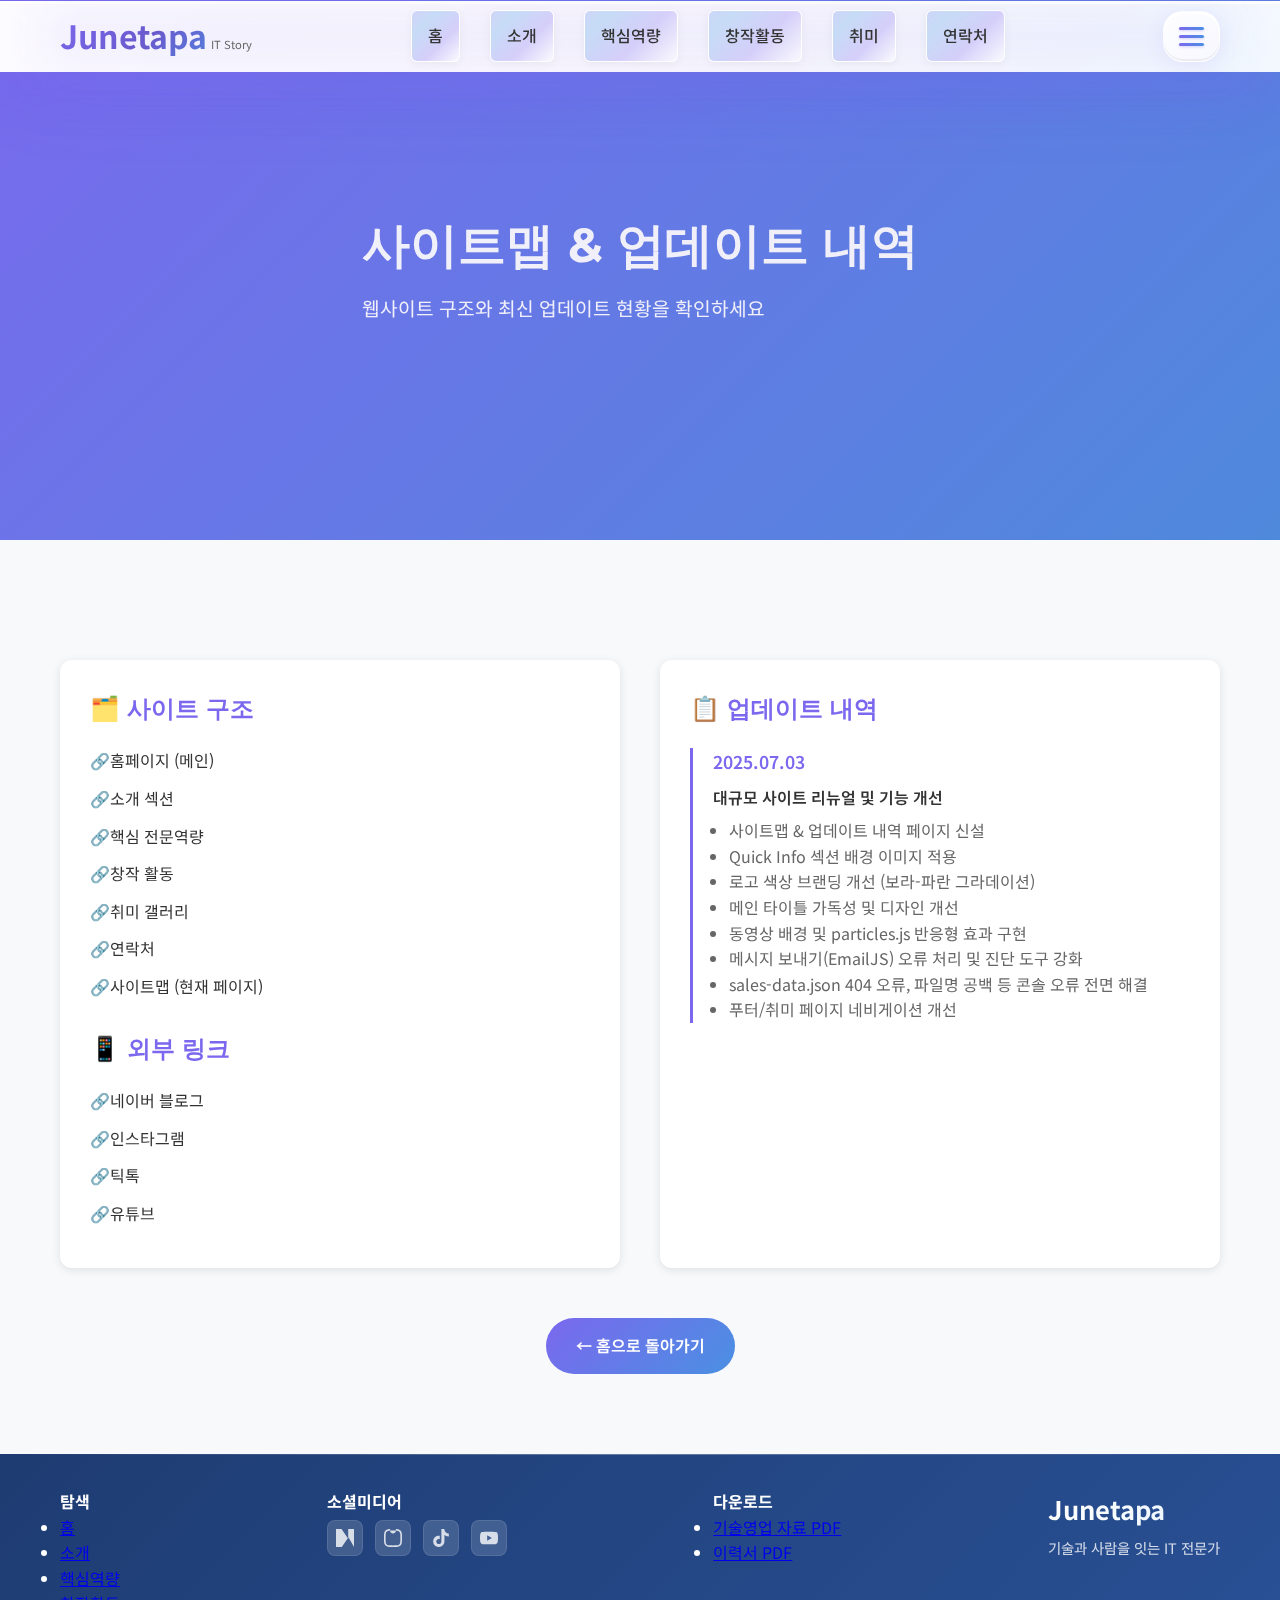
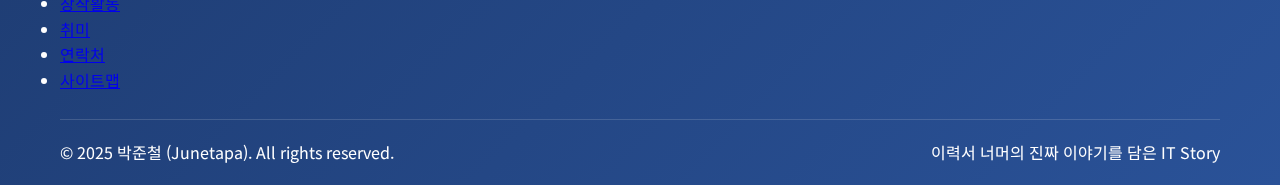
<file: sitemap.html>
<!DOCTYPE html>
<html lang="ko">
<head>
    <meta charset="UTF-8">
    <meta name="viewport" content="width=device-width, initial-scale=1.0, user-scalable=no">
    <meta name="description" content="박준철(Junetapa) 웹사이트 사이트맵 및 업데이트 내역">
    <meta name="keywords" content="사이트맵, 업데이트 내역, 박준철, Junetapa">
    <title>사이트맵 & 업데이트 내역 | 박준철 (Junetapa) - IT Story</title>
    
    <!-- Fonts -->
    <link href="https://fonts.googleapis.com/css2?family=Montserrat:wght@300;400;600;700;800&family=Noto+Sans+KR:wght@300;400;500;700;900&display=swap" rel="stylesheet">
    
    <!-- Stylesheets -->
    <link rel="stylesheet" href="css/style.css">
    <link rel="stylesheet" href="css/animations.css">
    <link rel="stylesheet" href="css/responsive.css">
    <link rel="icon" type="image/png" href="/img/favicon.png">
    
    <style>
        /* Sitemap specific styles */
        .sitemap-hero {
            min-height: 60vh;
            background: var(--gradient-primary);
            color: white;
            display: flex;
            align-items: center;
            justify-content: center;
            text-align: center;
            padding: 100px 0 50px;
        }
        
        .sitemap-content {
            padding: 80px 0;
            background: #f8f9fa;
        }
        
        .sitemap-grid {
            display: grid;
            grid-template-columns: 1fr 1fr;
            gap: 40px;
            margin-top: 40px;
        }
        
        .sitemap-section, .changelog-section {
            background: white;
            padding: 30px;
            border-radius: var(--border-radius);
            box-shadow: var(--shadow-light);
        }
        
        .sitemap-section h3, .changelog-section h3 {
            color: var(--primary-color);
            margin-bottom: 20px;
            font-family: var(--font-secondary);
            font-size: 1.5rem;
        }
        
        .sitemap-list {
            list-style: none;
            padding: 0;
        }
        
        .sitemap-list li {
            margin-bottom: 12px;
            padding-left: 20px;
            position: relative;
        }
        
        .sitemap-list li::before {
            content: "🔗";
            position: absolute;
            left: 0;
        }
        
        .sitemap-list a {
            color: #333;
            text-decoration: none;
            transition: var(--transition-medium);
        }
        
        .sitemap-list a:hover {
            color: var(--primary-color);
            text-decoration: underline;
        }
        
        .changelog-item {
            border-left: 3px solid var(--primary-color);
            padding-left: 20px;
            margin-bottom: 25px;
            position: relative;
        }
        
        .changelog-date {
            font-weight: 600;
            color: var(--primary-color);
            font-size: 1.1rem;
            margin-bottom: 8px;
        }
        
        .changelog-title {
            font-weight: 600;
            margin-bottom: 8px;
            color: #333;
        }
        
        .changelog-desc {
            color: #666;
            line-height: 1.6;
        }
        
        .changelog-tags {
            margin-top: 10px;
            display: flex;
            gap: 8px;
            flex-wrap: wrap;
        }
        
        .changelog-tag {
            background: var(--gradient-primary);
            color: white;
            padding: 4px 10px;
            border-radius: 12px;
            font-size: 0.8rem;
        }
        
        @media (max-width: 768px) {
            .sitemap-grid {
                grid-template-columns: 1fr !important;
                gap: 30px !important;
            }
            
            .sitemap-hero {
                min-height: 50vh;
                padding: 80px 0 40px;
            }
            
            .sitemap-content {
                padding: 60px 0;
            }
            
            .sitemap-section, .changelog-section {
                padding: 20px;
            }
            
            .sitemap-section h3, .changelog-section h3 {
                font-size: 1.3rem;
            }
        }
        
        /* Hover 효과 추가 */
        .sitemap-list a:hover {
            color: var(--primary-color);
            text-decoration: underline;
        }
        
        /* 홈 버튼 호버 효과 */
        .back-home-btn:hover {
            transform: translateY(-2px);
            box-shadow: 0 6px 20px rgba(0, 0, 0, 0.15);
        }
    </style>
</head>
<body>
    <!-- Navigation -->
    <nav class="navbar">
        <div class="nav-container">
            <div class="nav-logo">
                <a href="index.html" style="text-decoration: none;">
                    <span class="logo-text">Junetapa</span>
                    <span class="logo-subtitle">IT Story</span>
                </a>
            </div>
            <ul class="nav-menu">
                <li><a href="index.html#home" class="nav-link">홈</a></li>
                <li><a href="index.html#about" class="nav-link">소개</a></li>
                <li><a href="index.html#sales" class="nav-link">핵심역량</a></li>
                <li><a href="index.html#hobby" class="nav-link">창작활동</a></li>
                <li><a href="jstudio.html" class="nav-link" target="_blank">취미</a></li>
                <li><a href="index.html#contact" class="nav-link">연락처</a></li>
            </ul>
            <div class="hamburger">
                <span></span>
                <span></span>
                <span></span>
            </div>
        </div>
    </nav>

    <!-- Hero Section -->
    <section class="hero" style="min-height: 60vh; background: var(--gradient-primary);">
        <div class="container">
            <div class="hero-content">
                <h1 class="section-title" style="color: white; -webkit-text-fill-color: white; background: none;">사이트맵 & 업데이트 내역</h1>
                <p class="section-subtitle" style="color: white;">웹사이트 구조와 최신 업데이트 현황을 확인하세요</p>
            </div>
        </div>
    </section>

    <!-- Main Content -->
    <section style="padding: 80px 0; background: #f8f9fa;">
        <div class="container">
            <div class="sitemap-grid" style="display: grid; grid-template-columns: 1fr 1fr; gap: 40px; margin-top: 40px;">
                <!-- Sitemap Section -->
                <div style="background: white; padding: 30px; border-radius: var(--border-radius); box-shadow: var(--shadow-light);">
                    <h3 style="color: var(--primary-color); margin-bottom: 20px; font-family: var(--font-secondary); font-size: 1.5rem;">🗂️ 사이트 구조</h3>
                    <ul style="list-style: none; padding: 0;">
                        <li style="margin-bottom: 12px; padding-left: 20px; position: relative;">
                            <span style="position: absolute; left: 0;">🔗</span>
                            <a href="index.html" style="color: #333; text-decoration: none;">홈페이지 (메인)</a>
                        </li>
                        <li style="margin-bottom: 12px; padding-left: 20px; position: relative;">
                            <span style="position: absolute; left: 0;">🔗</span>
                            <a href="index.html#about" style="color: #333; text-decoration: none;">소개 섹션</a>
                        </li>
                        <li style="margin-bottom: 12px; padding-left: 20px; position: relative;">
                            <span style="position: absolute; left: 0;">🔗</span>
                            <a href="index.html#sales" style="color: #333; text-decoration: none;">핵심 전문역량</a>
                        </li>
                        <li style="margin-bottom: 12px; padding-left: 20px; position: relative;">
                            <span style="position: absolute; left: 0;">🔗</span>
                            <a href="index.html#hobby" style="color: #333; text-decoration: none;">창작 활동</a>
                        </li>
                        <li style="margin-bottom: 12px; padding-left: 20px; position: relative;">
                            <span style="position: absolute; left: 0;">🔗</span>
                            <a href="jstudio.html" target="_blank" style="color: #333; text-decoration: none;">취미 갤러리</a>
                        </li>
                        <li style="margin-bottom: 12px; padding-left: 20px; position: relative;">
                            <span style="position: absolute; left: 0;">🔗</span>
                            <a href="index.html#contact" style="color: #333; text-decoration: none;">연락처</a>
                        </li>
                        <li style="margin-bottom: 12px; padding-left: 20px; position: relative;">
                            <span style="position: absolute; left: 0;">🔗</span>
                            <a href="sitemap.html" style="color: #333; text-decoration: none;">사이트맵 (현재 페이지)</a>
                        </li>
                    </ul>
                    
                    <h3 style="color: var(--primary-color); margin: 30px 0 20px 0; font-family: var(--font-secondary); font-size: 1.5rem;">📱 외부 링크</h3>
                    <ul style="list-style: none; padding: 0;">
                        <li style="margin-bottom: 12px; padding-left: 20px; position: relative;">
                            <span style="position: absolute; left: 0;">🔗</span>
                            <a href="https://blog.naver.com/jun22sky" target="_blank" style="color: #333; text-decoration: none;">네이버 블로그</a>
                        </li>
                        <li style="margin-bottom: 12px; padding-left: 20px; position: relative;">
                            <span style="position: absolute; left: 0;">🔗</span>
                            <a href="https://www.instagram.com/junetapa/" target="_blank" style="color: #333; text-decoration: none;">인스타그램</a>
                        </li>
                        <li style="margin-bottom: 12px; padding-left: 20px; position: relative;">
                            <span style="position: absolute; left: 0;">🔗</span>
                            <a href="https://www.tiktok.com/@junetapa0" target="_blank" style="color: #333; text-decoration: none;">틱톡</a>
                        </li>
                        <li style="margin-bottom: 12px; padding-left: 20px; position: relative;">
                            <span style="position: absolute; left: 0;">🔗</span>
                            <a href="https://youtube.com/@junetapa" target="_blank" style="color: #333; text-decoration: none;">유튜브</a>
                        </li>
                    </ul>
                </div>

                <!-- Changelog Section -->
                <div style="background: white; padding: 30px; border-radius: var(--border-radius); box-shadow: var(--shadow-light);">
                    <h3 style="color: var(--primary-color); margin-bottom: 20px; font-family: var(--font-secondary); font-size: 1.5rem;">📋 업데이트 내역</h3>
                    
                    <div style="border-left: 3px solid var(--primary-color); padding-left: 20px; margin-bottom: 25px;">
                        <div style="font-weight: 600; color: var(--primary-color); font-size: 1.1rem; margin-bottom: 8px;">2025.07.03</div>
                        <div style="font-weight: 600; margin-bottom: 8px; color: #333;">대규모 사이트 리뉴얼 및 기능 개선</div>
                        <div style="color: #666; line-height: 1.6;">
                            <ul style='margin-left: 1em; padding-left: 0; list-style: disc;'>
                                <li>사이트맵 & 업데이트 내역 페이지 신설</li>
                                <li>Quick Info 섹션 배경 이미지 적용</li>
                                <li>로고 색상 브랜딩 개선 (보라-파란 그라데이션)</li>
                                <li>메인 타이틀 가독성 및 디자인 개선</li>
                                <li>동영상 배경 및 particles.js 반응형 효과 구현</li>
                                <li>메시지 보내기(EmailJS) 오류 처리 및 진단 도구 강화</li>
                                <li>sales-data.json 404 오류, 파일명 공백 등 콘솔 오류 전면 해결</li>
                                <li>푸터/취미 페이지 네비게이션 개선</li>
                            </ul>
                        </div>
                    </div>
                </div>
            </div>
            
            <!-- Back to Home Button -->
            <div style="text-align: center; margin-top: 50px;">
                <a href="index.html" class="back-home-btn" style="display: inline-flex; align-items: center; gap: 10px; padding: 15px 30px; border-radius: 50px; text-decoration: none; background: var(--gradient-primary); color: white; font-weight: 600; transition: var(--transition-medium);">
                    <span>← 홈으로 돌아가기</span>
                </a>
            </div>
        </div>
    </section>

    <!-- Footer -->
    <footer class="footer">
        <div class="container">
            <div class="footer-content">
                <div class="footer-section">
                    <h4>탐색</h4>
                    <ul>
                        <li><a href="index.html#home">홈</a></li>
                        <li><a href="index.html#about">소개</a></li>
                        <li><a href="index.html#sales">핵심역량</a></li>
                        <li><a href="index.html#hobby">창작활동</a></li>
                        <li><a href="jstudio.html" target="_blank">취미</a></li>
                        <li><a href="index.html#contact">연락처</a></li>
                        <li><a href="sitemap.html">사이트맵</a></li>
                    </ul>
                </div>
                <div class="footer-section">
                    <h4>소셜미디어</h4>
                    <div class="social-links">
                        <a href="https://blog.naver.com/jun22sky" target="_blank" class="social-link" aria-label="네이버 블로그">
                            <svg class="social-icon" viewBox="0 0 24 24" fill="currentColor">
                                <path d="M16.273 12.845L7.376 0H0v24h7.726l8.898-12.845L24 24V0h-7.727z"/>
                            </svg>
                        </a>
                        <a href="https://www.instagram.com/junetapa/" target="_blank" class="social-link" aria-label="인스타그램">
                            <svg class="social-icon" viewBox="0 0 24 24" fill="currentColor">
                                <path d="M12 2.163c3.204 0 3.584.012 4.85.07 3.252.148 4.771 1.691 4.919 4.919.058 1.265.069 1.645.069 4.849 0 3.205-.012 3.584-.069 4.849-.149 3.225-1.664 4.771-4.919 4.919-1.266.058-1.644.07-4.85.07-3.204 0-3.584-.012-4.849-.07-3.26-.149-4.771-1.699-4.919-4.92-.058-1.265-.07-1.644-.07-4.849 0-3.204.013-3.583.07-4.849.149-3.227 1.664-4.771 4.919-4.919 1.266-.057 1.645-.069 4.849-.069zm0-2.163c-3.259 0-3.667.014-4.947.072-4.358.2-6.78 2.618-6.98 6.98-.059 1.281-.073 1.689-.073 4.948 0 3.259.014 3.668.072 4.948.2 4.358 2.618 6.78 6.98 6.98 1.281.058 1.689.072 4.948.072 3.259 0 3.668-.014 4.948-.072 4.354-.2 6.782-2.618 6.979-6.98.059-1.28.073-1.689.073-4.948 0-3.259-.014-3.667-.072-4.947-.196-4.354-2.617-6.78-6.979-6.98-1.281-.059-1.69-.073-4.949-.073zm0 5.838c-2.209 0-4-1.79-4-4 0-2.209 1.791-4 4-4s4 1.791 4 4c0 2.21-1.791 4-4 4zm6.406-11.845c-.796 0-1.441.645-1.441 1.44s.645 1.44 1.441 1.44c.795 0 1.439-.645 1.439-1.44s-.644-1.44-1.439-1.44z"/>
                            </svg>
                        </a>
                        <a href="https://www.tiktok.com/@junetapa0" target="_blank" class="social-link" aria-label="틱톡">
                            <svg class="social-icon" viewBox="0 0 24 24" fill="currentColor">
                                <path d="M12.525.02c1.31-.02 2.61-.01 3.91-.02.08 1.53.63 3.09 1.75 4.17 1.12 1.11 2.7 1.62 4.24 1.79v4.03c-1.44-.05-2.89-.35-4.2-.97-.57-.26-1.1-.59-1.62-.93-.01 2.92.01 5.84-.02 8.75-.08 1.4-.54 2.79-1.35 3.94-1.31 1.92-3.58 3.17-5.91 3.21-1.43.08-2.86-.31-4.08-1.03-2.02-1.19-3.44-3.37-3.65-5.71-.02-.5-.03-1-.01-1.49.18-1.9 1.12-3.72 2.58-4.96 1.66-1.44 3.98-2.13 6.15-1.72.02 1.48-.04 2.96-.04 4.44-.99-.32-2.15-.23-3.02.37-.63.41-1.11 1.04-1.36 1.75-.21.51-.15 1.07-.14 1.61.24 1.64 1.82 3.02 3.5 2.87 1.12-.01 2.19-.66 2.77-1.61.19-.33.4-.67.41-1.06.1-1.79.06-3.57.07-5.36.01-4.03-.01-8.05.02-12.07z"/>
                            </svg>
                        </a>
                        <a href="https://youtube.com/@junetapa" target="_blank" class="social-link" aria-label="유튜브">
                            <svg class="social-icon" viewBox="0 0 24 24" fill="currentColor">
                                <path d="M23.498 6.186a3.016 3.016 0 0 0-2.122-2.136C19.505 3.545 12 3.545 12 3.545s-7.505 0-9.377.505A3.017 3.017 0 0 0 .502 6.186C0 8.07 0 12 0 12s0 3.93.502 5.814a3.016 3.016 0 0 0 2.122 2.136c1.871.505 9.376.505 9.376.505s7.505 0 9.377-.505a3.015 3.015 0 0 0 2.122-2.136C24 15.93 24 12 24 12s0-3.93-.502-5.814zM9.545 15.568V8.432L15.818 12l-6.273 3.568z"/>
                            </svg>
                        </a>
                    </div>
                </div>
                <div class="footer-section">
                    <h4>다운로드</h4>
                    <ul>
                        <li><a href="#" class="download-link">기술영업 자료 PDF</a></li>
                        <li><a href="#" class="download-link">이력서 PDF</a></li>
                    </ul>
                </div>
                <div class="footer-section">
                    <div class="footer-logo">
                        <span class="logo-text">Junetapa</span>
                        <p>기술과 사람을 잇는 IT 전문가</p>
                    </div>
                </div>
            </div>
            <div class="footer-bottom">
                <p>&copy; 2025 박준철 (Junetapa). All rights reserved.</p>
                <p>이력서 너머의 진짜 이야기를 담은 IT Story</p>
            </div>
        </div>
    </footer>

    <!-- Scripts -->
    <script src="js/main.js"></script>
</body>
</html>
</file>
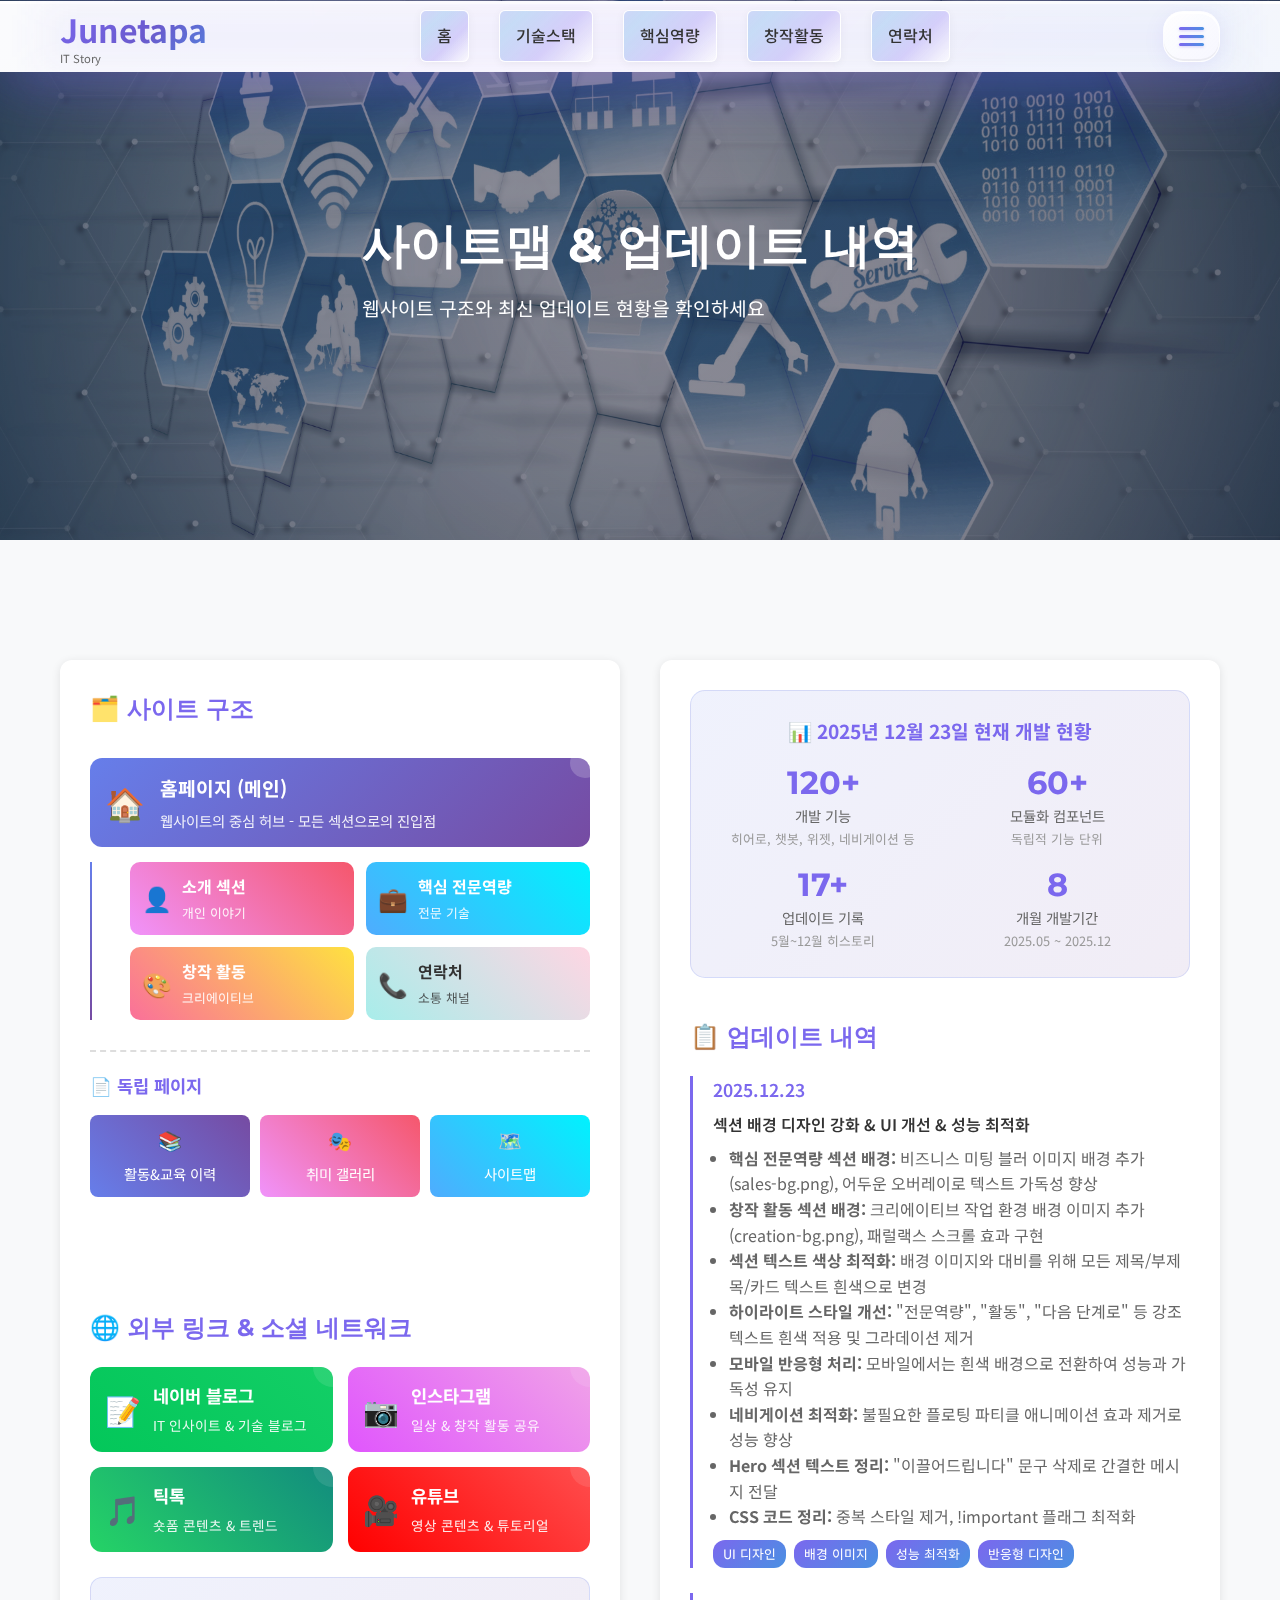
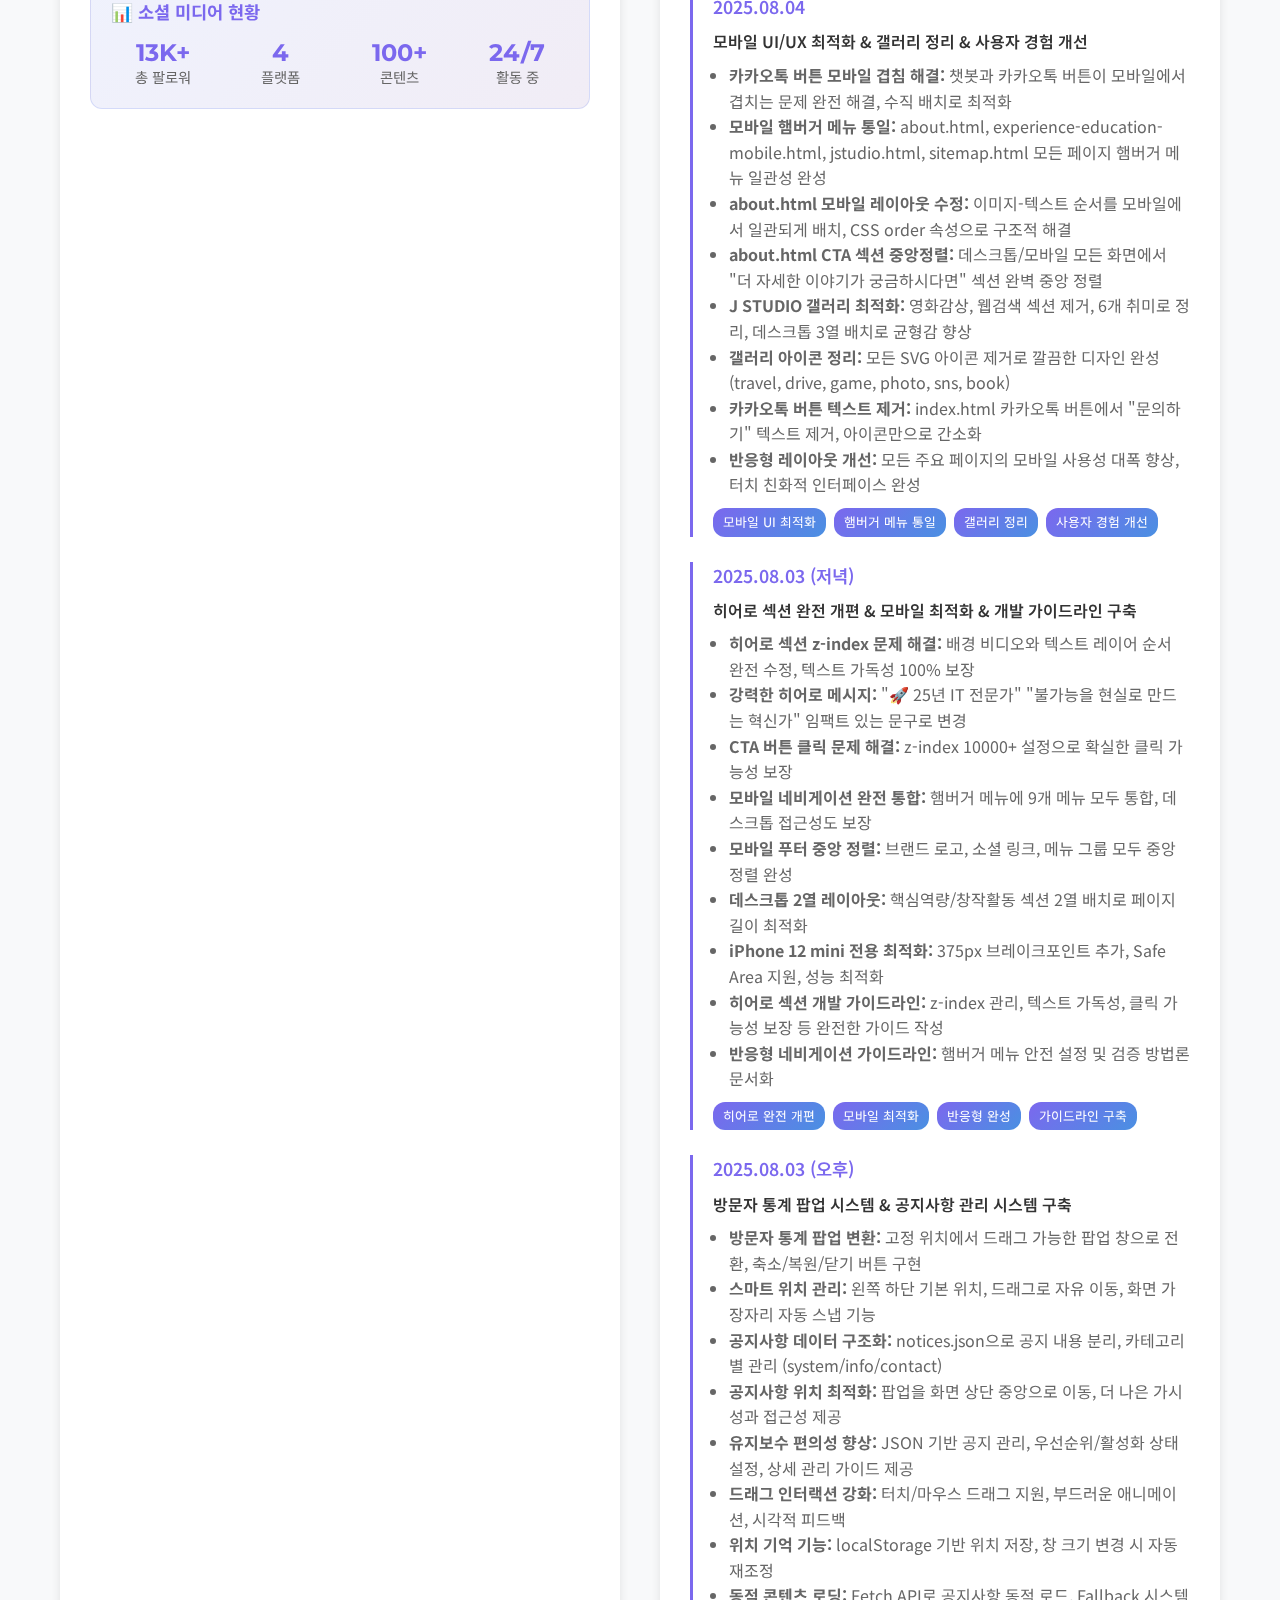
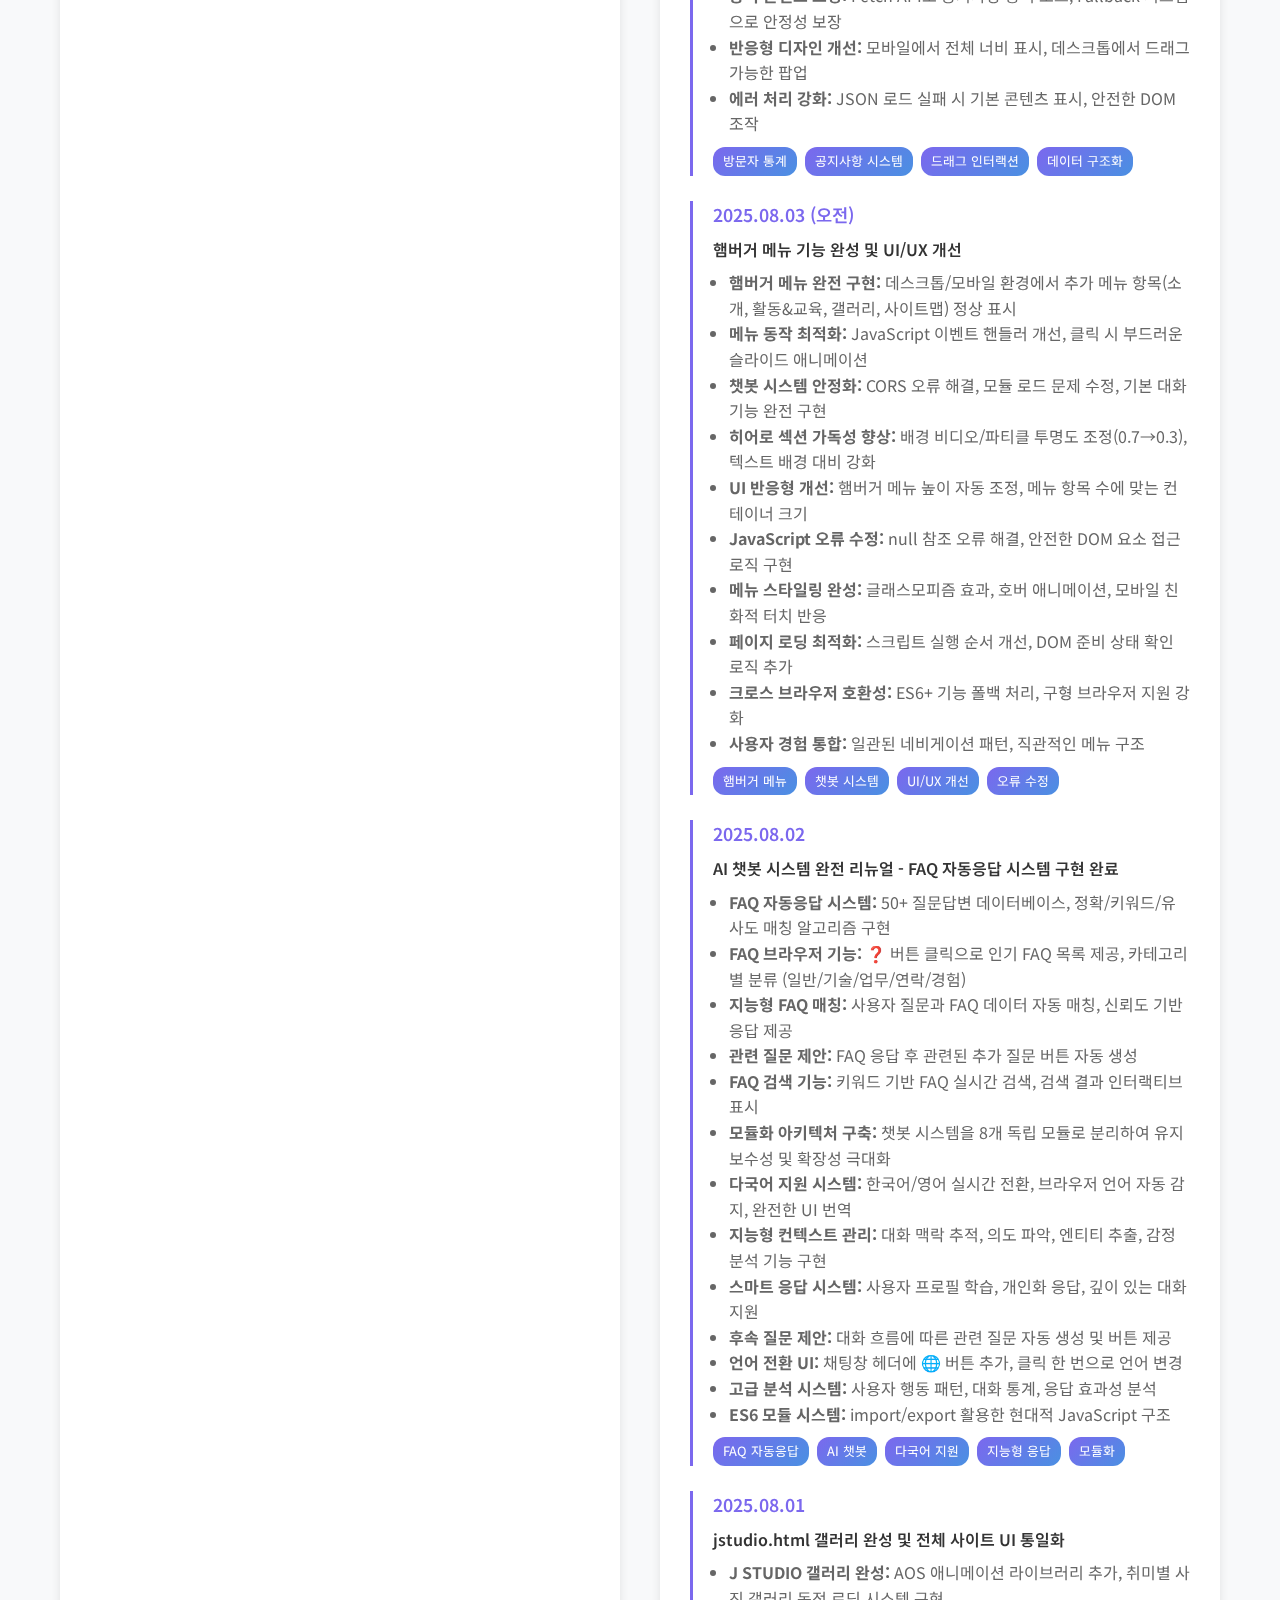
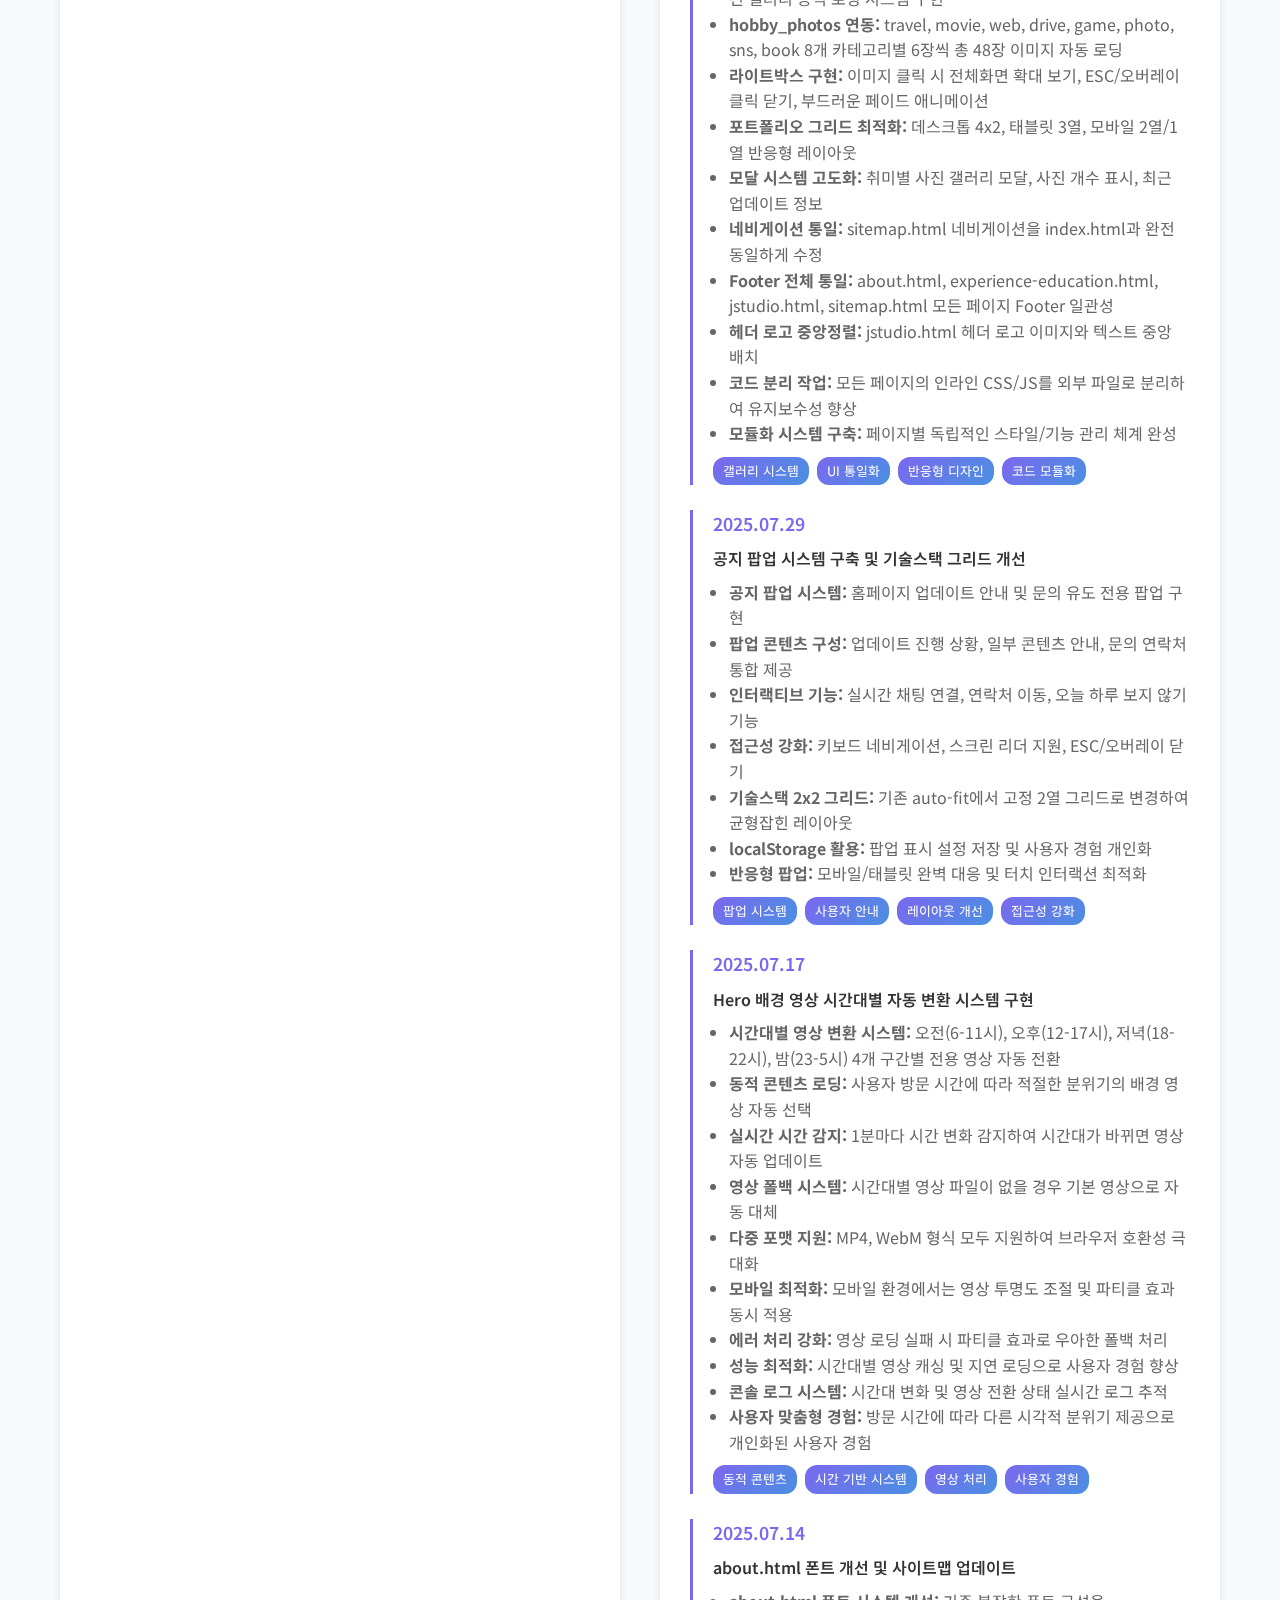
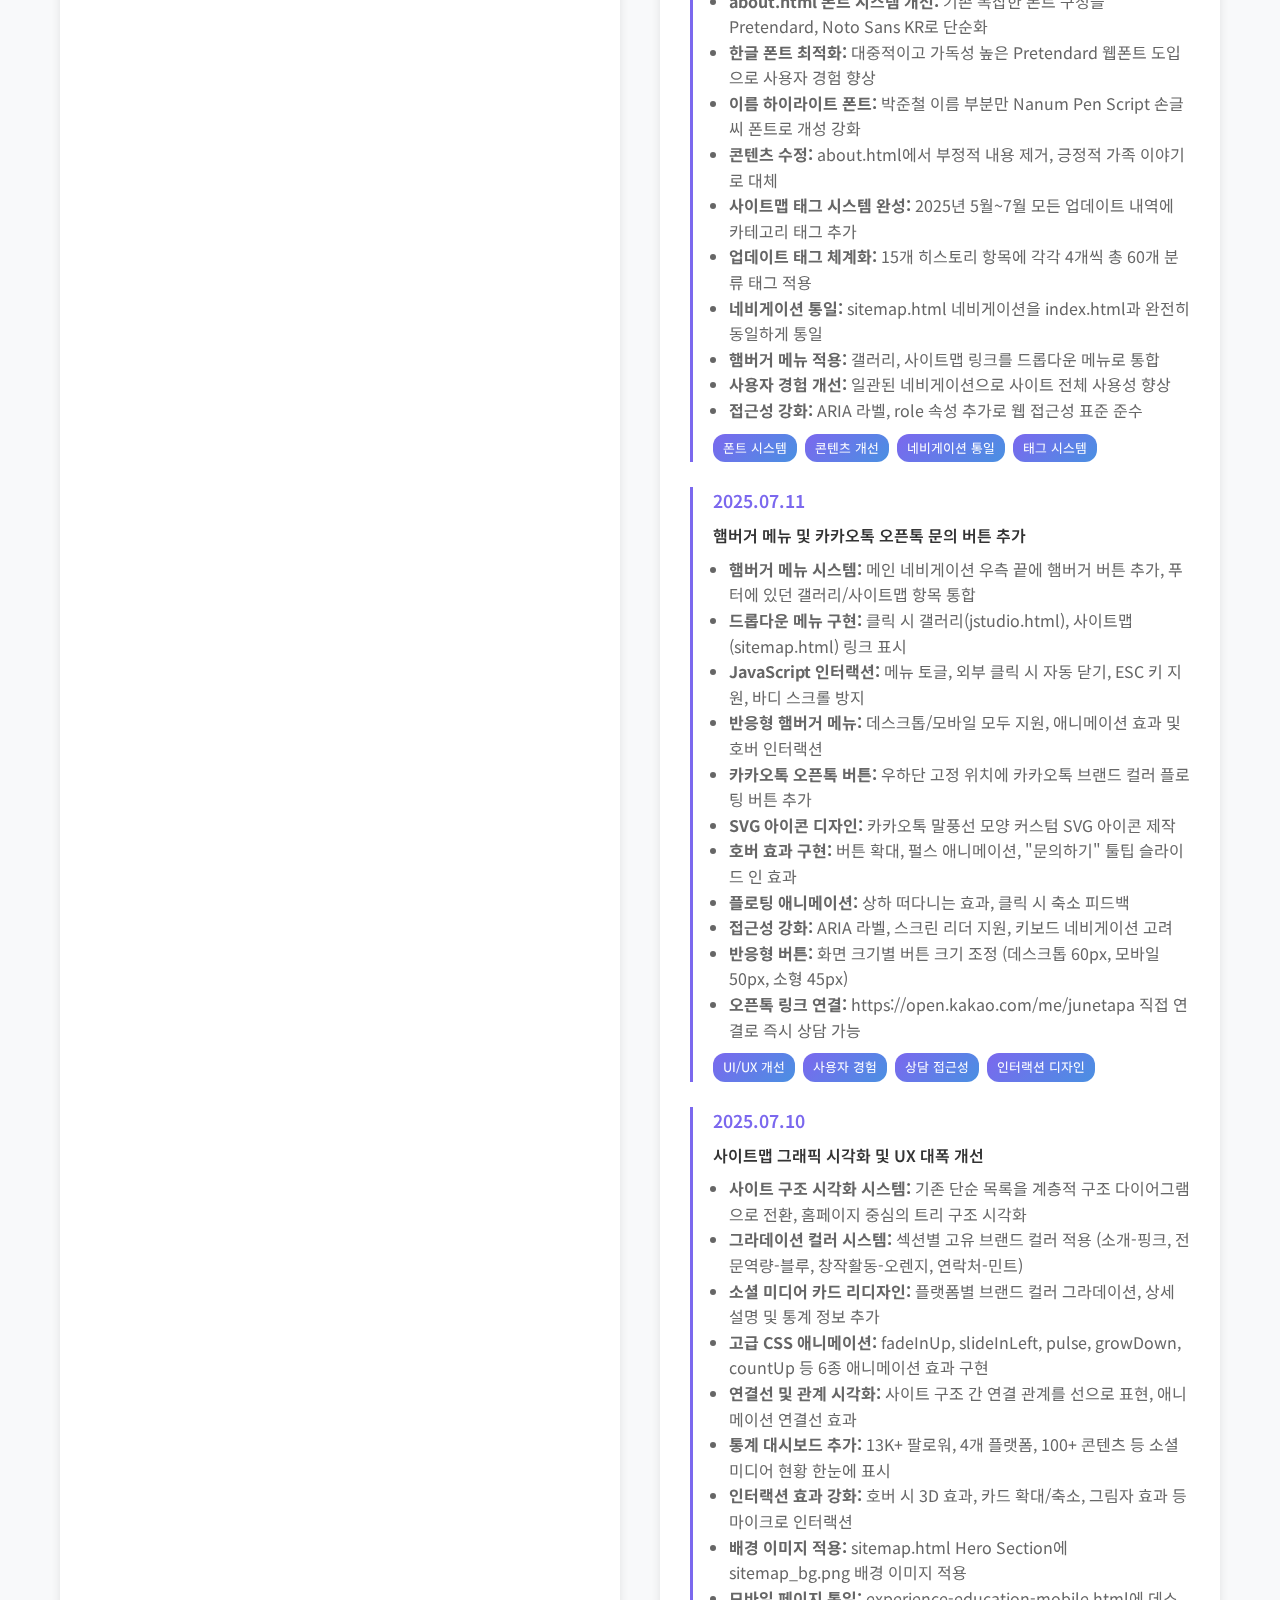
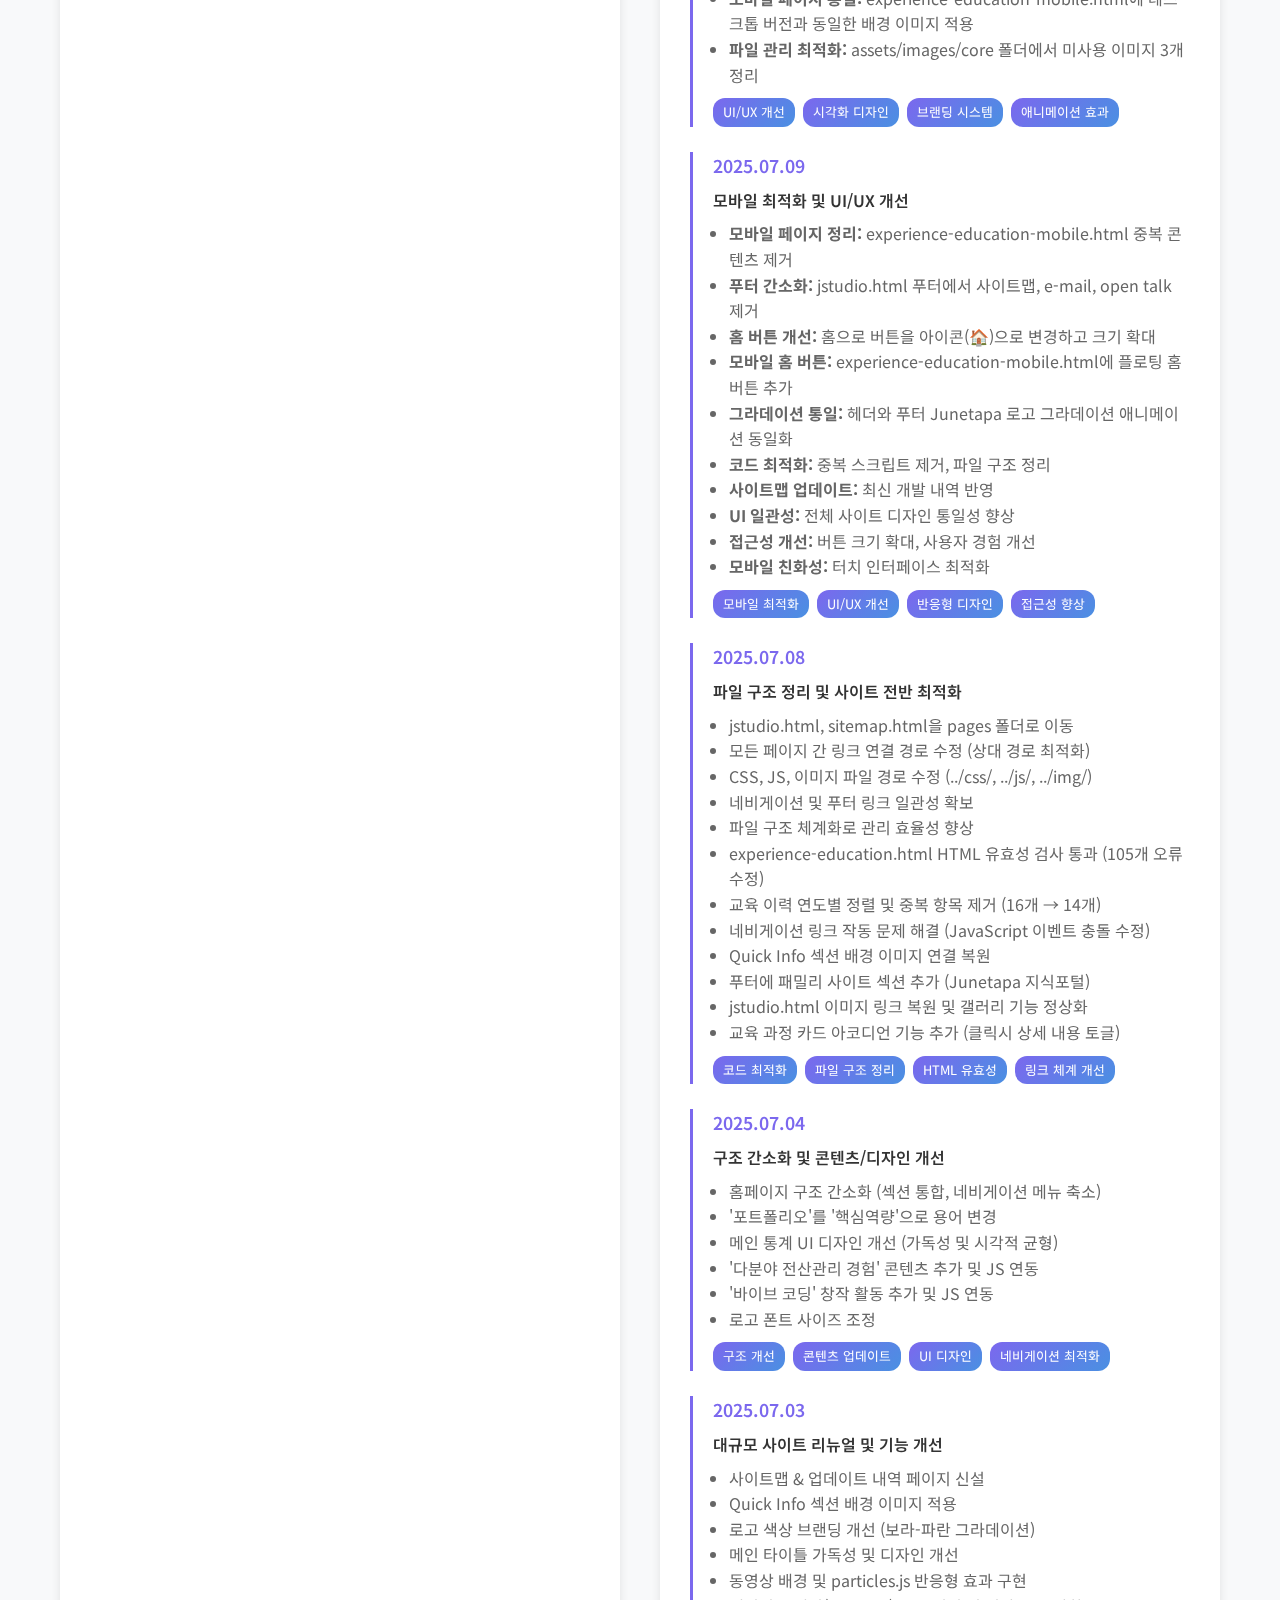
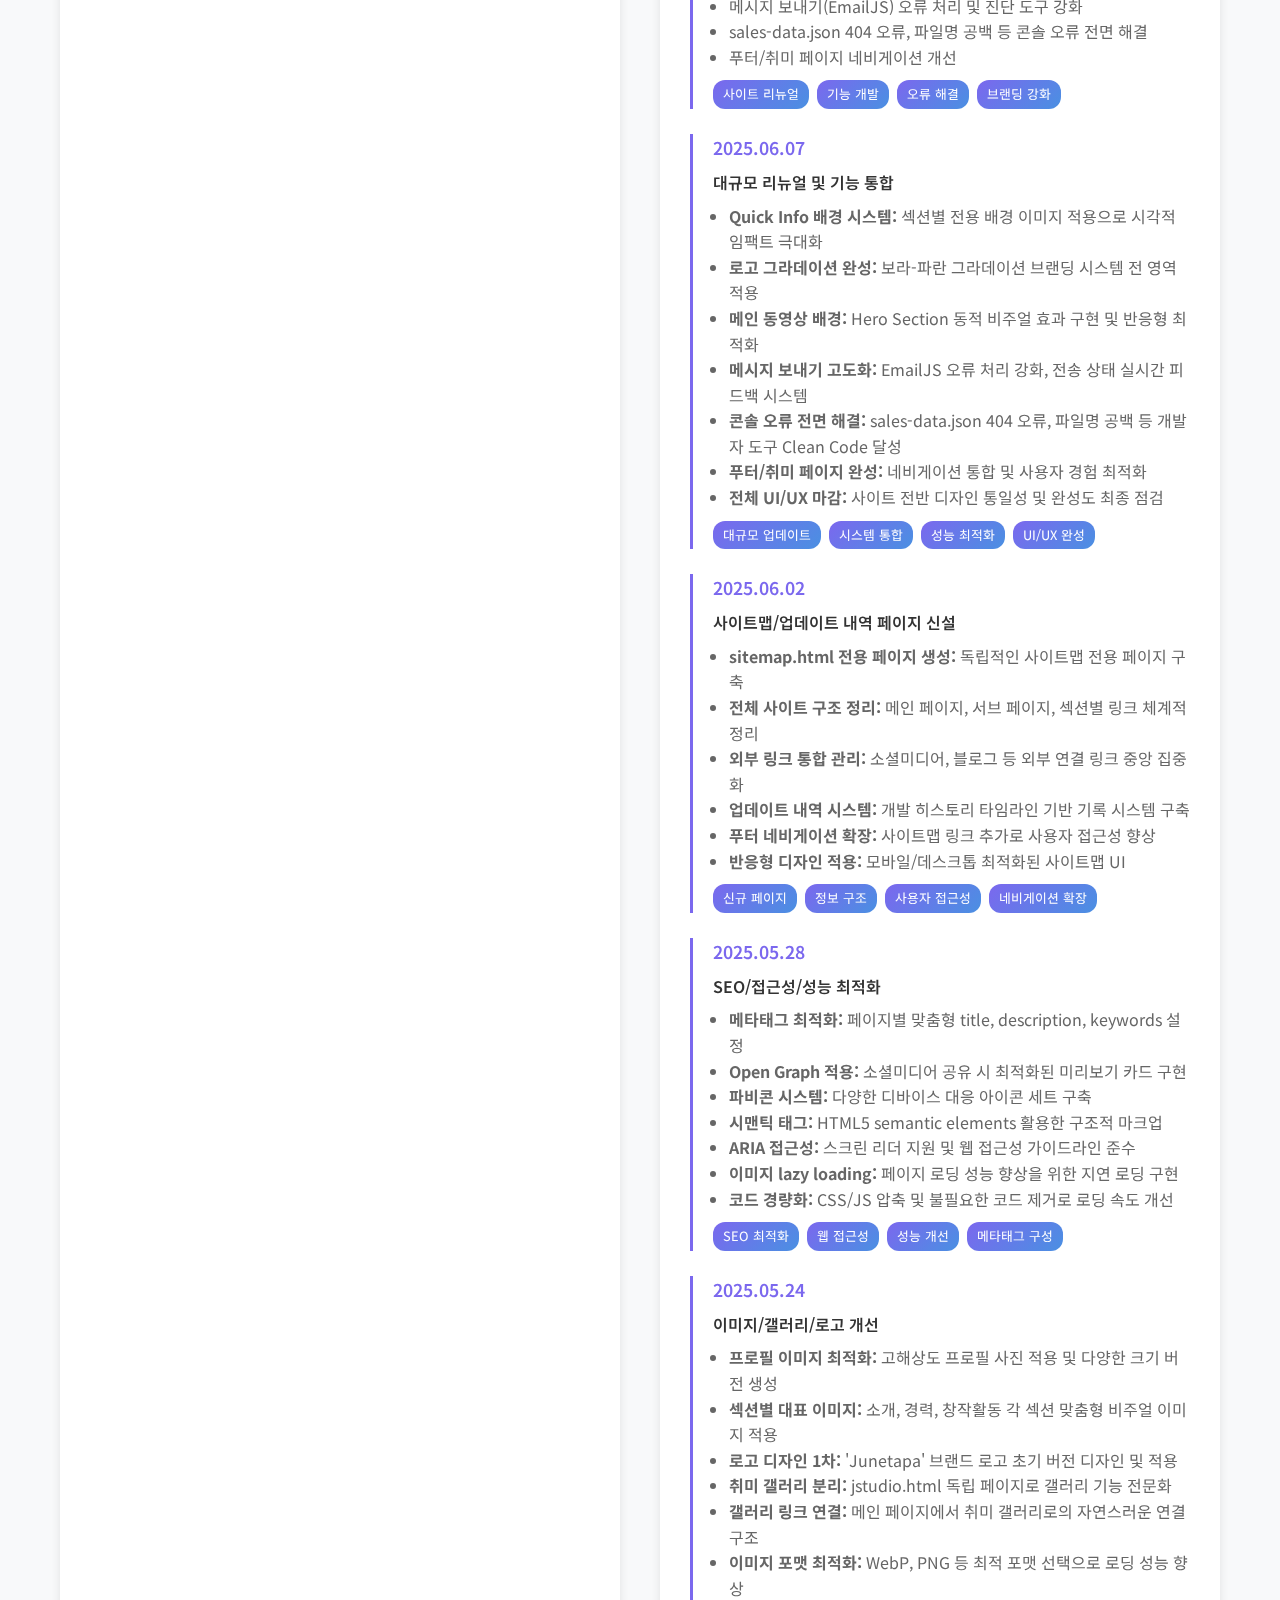
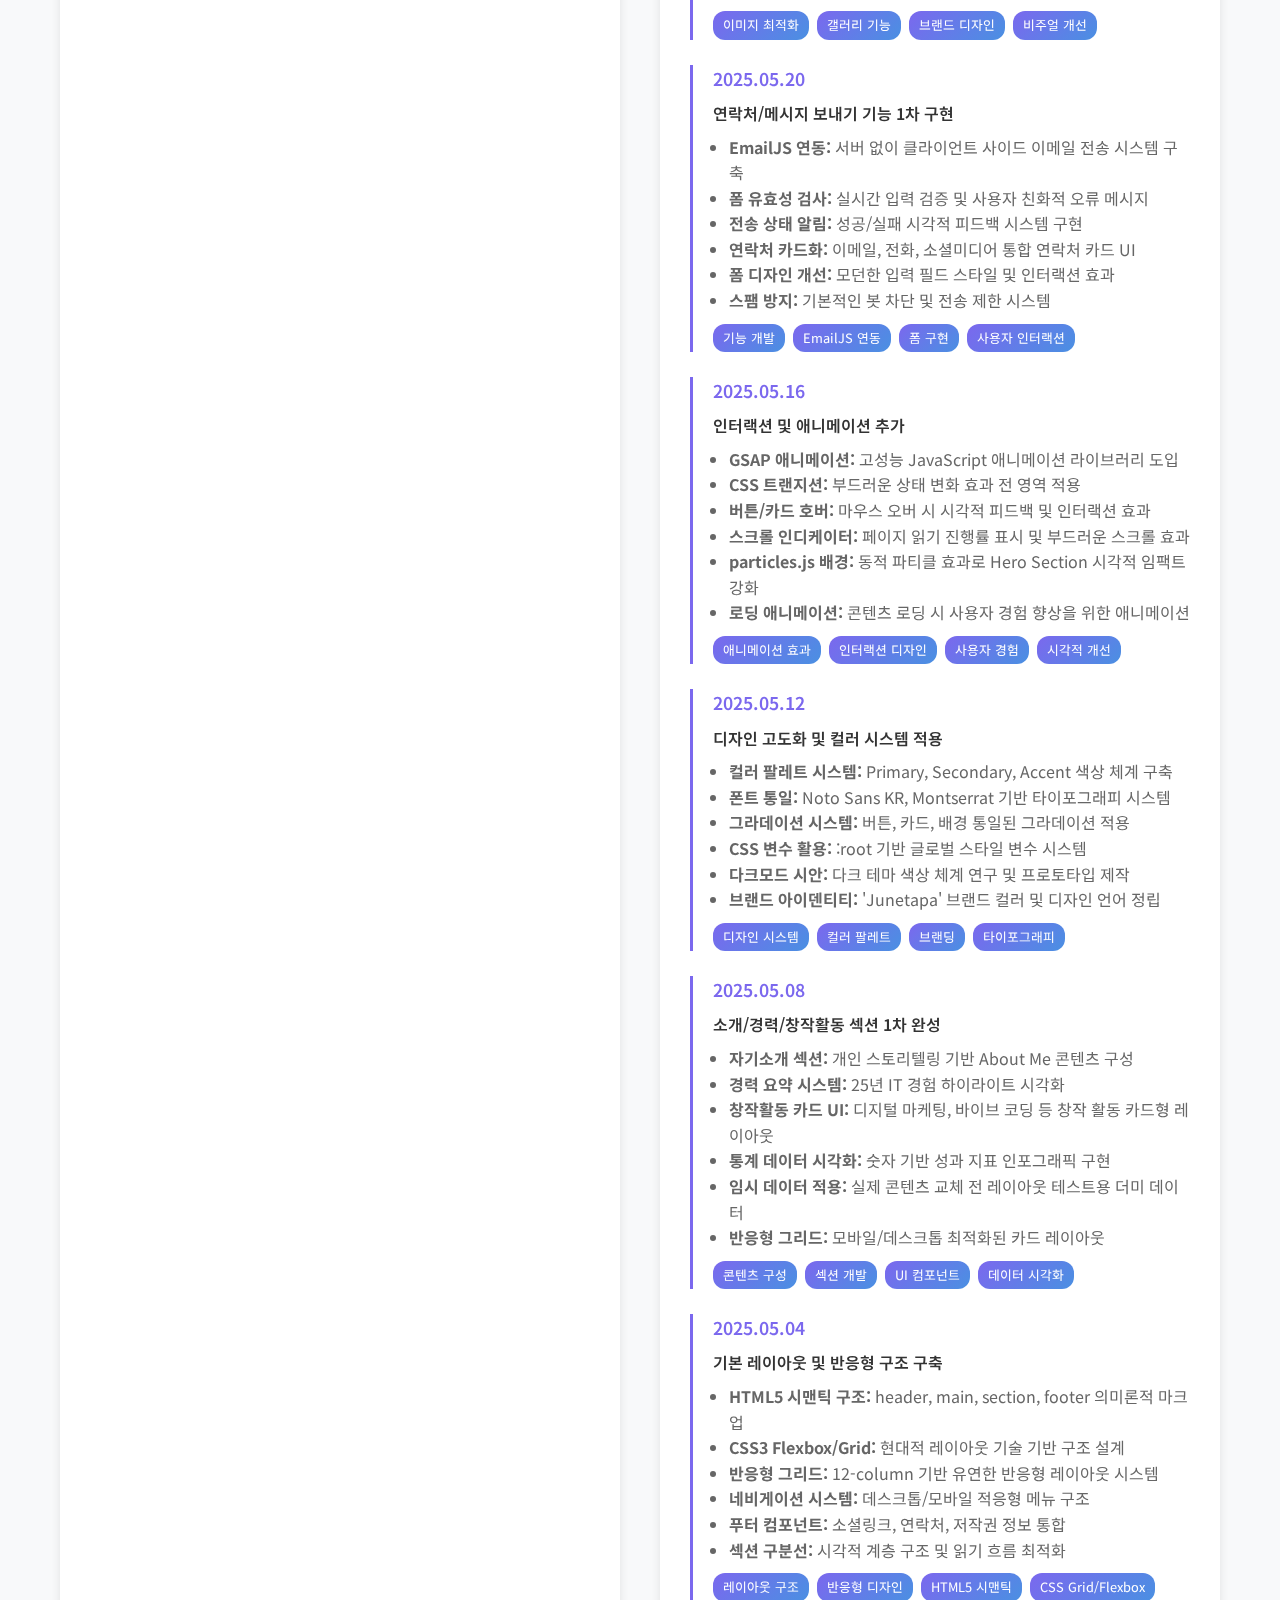
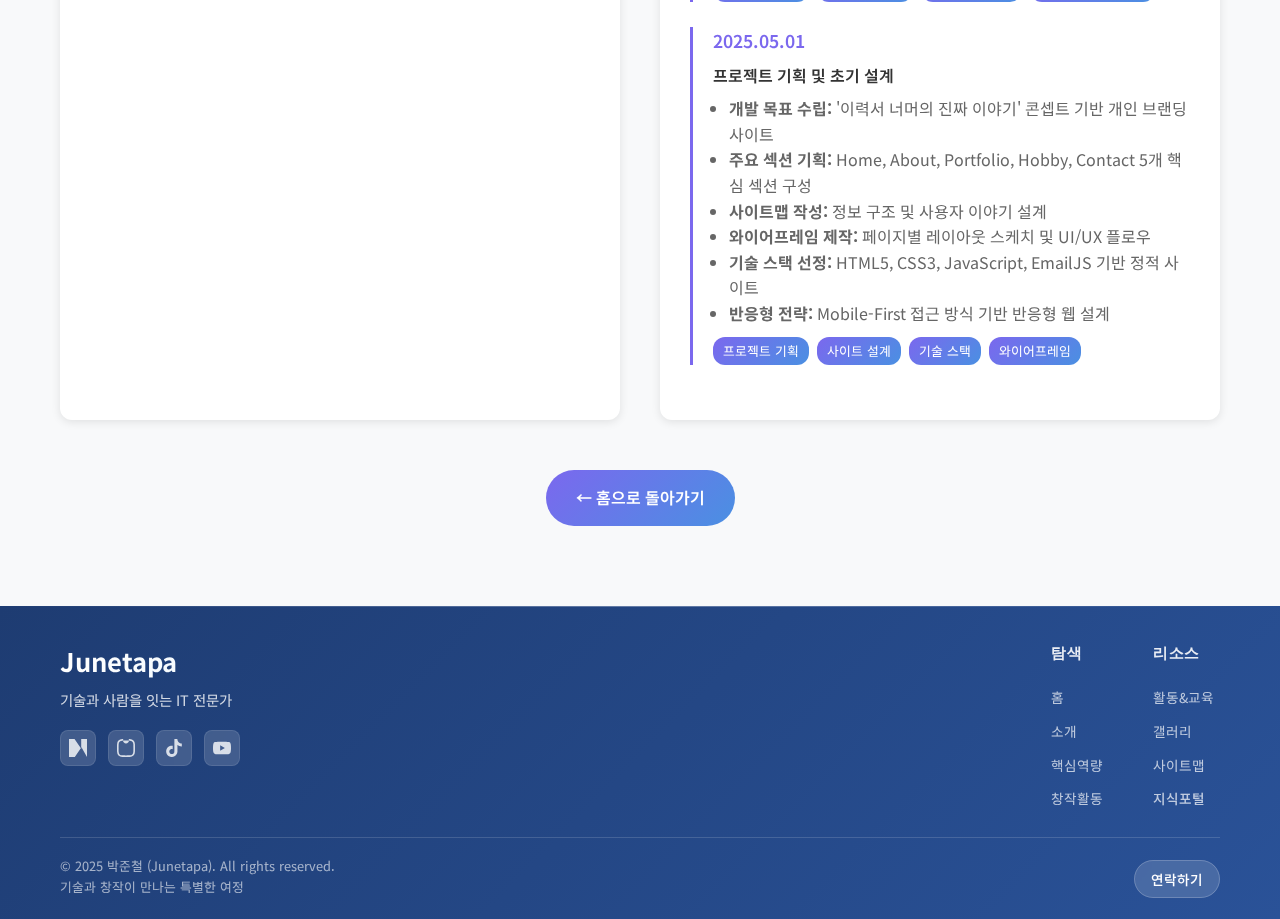
<file: pages/sitemap.html>
<!DOCTYPE html>
<html lang="ko">
<head>
    <meta charset="UTF-8">
    <meta name="viewport" content="width=device-width, initial-scale=1.0, user-scalable=no">
    <meta name="description" content="박준철(Junetapa) 웹사이트 사이트맵 및 업데이트 내역">
    <meta name="keywords" content="사이트맵, 업데이트 내역, 박준철, Junetapa">
    <title>사이트맵 & 업데이트 내역 | 박준철 (Junetapa) - IT Story</title>
    
    <!-- Fonts -->
    <link href="https://fonts.googleapis.com/css2?family=Montserrat:wght@300;400;600;700;800&family=Noto+Sans+KR:wght@300;400;500;700;900&display=swap" rel="stylesheet">
    
    <!-- Stylesheets -->
    <link rel="stylesheet" href="../css/style.css">
    <link rel="stylesheet" href="../css/animations.css">
    <link rel="stylesheet" href="../css/responsive.css">
    <link rel="stylesheet" href="../css/sitemap.css">
    <link rel="icon" type="image/png" href="../img/favicon.png">
</head>
<body>
    <!-- Navigation -->
    <nav class="navbar" role="navigation" aria-label="메인 네비게이션">
        <div class="nav-container">
            <div class="nav-logo">
                <a href="../index.html#home" class="logo-link">
                    <span class="logo-text">Junetapa</span>
                    <span class="logo-subtitle">IT Story</span>
                </a>
            </div>
            
            <ul class="nav-menu">
                <li><a href="../index.html#home" class="nav-link">홈</a></li>
                <li><a href="../index.html#tech-stack" class="nav-link">기술스택</a></li>
                <li><a href="../index.html#sales" class="nav-link">핵심역량</a></li>
                <li><a href="../index.html#hobby" class="nav-link">창작활동</a></li>
                <li><a href="../index.html#contact" class="nav-link">연락처</a></li>
            </ul>
            <div class="hamburger" id="hamburger">
                <span></span>
                <span></span>
                <span></span>
            </div>
            <div class="hamburger-menu" id="hamburger-menu">
                <ul>
                    <li><a href="../index.html#home" class="nav-link">홈</a></li>
                    <li><a href="../index.html#tech-stack" class="nav-link">기술스택</a></li>
                    <li><a href="../index.html#sales" class="nav-link">핵심역량</a></li>
                    <li><a href="../index.html#hobby" class="nav-link">창작활동</a></li>
                    <li><a href="../index.html#contact" class="nav-link">연락처</a></li>
                    <li><a href="about.html">소개</a></li>
                    <li><a href="experience-education.html">활동&교육</a></li>
                    <li><a href="jstudio.html" target="_blank">갤러리</a></li>
                    <li><a href="sitemap.html" class="active">사이트맵</a></li>
                </ul>
            </div>
        </div>
    </nav>

    <!-- Hero Section -->
    <section class="hero" style="min-height: 60vh; background: url('../assets/images/backgrounds/sitemap_bg.png') center/cover no-repeat; position: relative;">
        <div style="position: absolute; top: 0; left: 0; width: 100%; height: 100%; background: rgba(0, 0, 0, 0.4);"></div>
        <div class="container" style="position: relative; z-index: 1;">
            <div class="hero-content">
                <h1 class="section-title" style="color: white; -webkit-text-fill-color: white; background: none;">사이트맵 & 업데이트 내역</h1>
                <p class="section-subtitle" style="color: white;">웹사이트 구조와 최신 업데이트 현황을 확인하세요</p>
            </div>
        </div>
    </section>

    <!-- Main Content -->
    <section style="padding: 80px 0; background: #f8f9fa;">
        <div class="container">
            <div class="sitemap-grid" style="display: grid; grid-template-columns: 1fr 1fr; gap: 40px; margin-top: 40px;">
                <!-- Sitemap Section -->
                <div style="background: white; padding: 30px; border-radius: var(--border-radius); box-shadow: var(--shadow-light);">
                    <h3 style="color: var(--primary-color); margin-bottom: 30px; font-family: var(--font-secondary); font-size: 1.5rem;">🗂️ 사이트 구조</h3>
                    
                    <!-- 사이트 구조 시각화 -->
                    <div class="site-structure" style="margin-bottom: 40px;">
                        <div class="structure-item main-page" style="background: linear-gradient(135deg, #667eea 0%, #764ba2 100%); padding: 15px; border-radius: 12px; margin-bottom: 15px; color: white; position: relative; overflow: hidden;">
                            <div style="position: absolute; top: -10px; right: -10px; width: 30px; height: 30px; background: rgba(255,255,255,0.2); border-radius: 50%; animation: pulse 2s infinite;"></div>
                            <div style="display: flex; align-items: center; gap: 15px;">
                                <div style="font-size: 2rem;">🏠</div>
                                <div>
                                    <h4 style="margin: 0; font-size: 1.2rem; font-weight: 700;">
                                        <a href="../index.html" style="color: white; text-decoration: none;">홈페이지 (메인)</a>
                                    </h4>
                                    <p style="margin: 5px 0 0 0; font-size: 0.9rem; opacity: 0.9;">웹사이트의 중심 허브 - 모든 섹션으로의 진입점</p>
                                </div>
                            </div>
                        </div>
                        
                        <div class="structure-branches" style="display: grid; grid-template-columns: 1fr 1fr; gap: 12px; margin-left: 20px; position: relative;">
                            <!-- 연결선 -->
                            <div style="position: absolute; left: -20px; top: 0; bottom: 0; width: 2px; background: linear-gradient(to bottom, #667eea, #764ba2);"></div>
                            
                            <div class="structure-item" style="background: linear-gradient(45deg, #f093fb 0%, #f5576c 100%); padding: 12px; border-radius: 10px; color: white; position: relative;">
                                <div style="display: flex; align-items: center; gap: 10px;">
                                    <span style="font-size: 1.5rem;">👤</span>
                                    <div>
                                        <h5 style="margin: 0; font-size: 1rem;">
                                            <a href="../index.html#about" style="color: white; text-decoration: none;">소개 섹션</a>
                                        </h5>
                                        <p style="margin: 3px 0 0 0; font-size: 0.8rem; opacity: 0.9;">개인 이야기</p>
                                    </div>
                                </div>
                            </div>
                            
                            <div class="structure-item" style="background: linear-gradient(45deg, #4facfe 0%, #00f2fe 100%); padding: 12px; border-radius: 10px; color: white;">
                                <div style="display: flex; align-items: center; gap: 10px;">
                                    <span style="font-size: 1.5rem;">💼</span>
                                    <div>
                                        <h5 style="margin: 0; font-size: 1rem;">
                                            <a href="../index.html#sales" style="color: white; text-decoration: none;">핵심 전문역량</a>
                                        </h5>
                                        <p style="margin: 3px 0 0 0; font-size: 0.8rem; opacity: 0.9;">전문 기술</p>
                                    </div>
                                </div>
                            </div>
                            
                            <div class="structure-item" style="background: linear-gradient(45deg, #fa709a 0%, #fee140 100%); padding: 12px; border-radius: 10px; color: white;">
                                <div style="display: flex; align-items: center; gap: 10px;">
                                    <span style="font-size: 1.5rem;">🎨</span>
                                    <div>
                                        <h5 style="margin: 0; font-size: 1rem;">
                                            <a href="../index.html#hobby" style="color: white; text-decoration: none;">창작 활동</a>
                                        </h5>
                                        <p style="margin: 3px 0 0 0; font-size: 0.8rem; opacity: 0.9;">크리에이티브</p>
                                    </div>
                                </div>
                            </div>
                            
                            <div class="structure-item" style="background: linear-gradient(45deg, #a8edea 0%, #fed6e3 100%); padding: 12px; border-radius: 10px; color: #333;">
                                <div style="display: flex; align-items: center; gap: 10px;">
                                    <span style="font-size: 1.5rem;">📞</span>
                                    <div>
                                        <h5 style="margin: 0; font-size: 1rem;">
                                            <a href="../index.html#contact" style="color: #333; text-decoration: none;">연락처</a>
                                        </h5>
                                        <p style="margin: 3px 0 0 0; font-size: 0.8rem; opacity: 0.8;">소통 채널</p>
                                    </div>
                                </div>
                            </div>
                        </div>
                        
                        <!-- 독립 페이지들 -->
                        <div style="margin-top: 30px; padding-top: 20px; border-top: 2px dashed #ddd;">
                            <h4 style="color: var(--primary-color); margin-bottom: 15px; font-size: 1.1rem;">📄 독립 페이지</h4>
                            <div style="display: grid; grid-template-columns: 1fr 1fr 1fr; gap: 10px;">
                                <div style="background: linear-gradient(45deg, #667eea 0%, #764ba2 100%); padding: 10px; border-radius: 8px; color: white; text-align: center;">
                                    <div style="font-size: 1.2rem; margin-bottom: 5px;">📚</div>
                                    <a href="experience-education.html" style="color: white; text-decoration: none; font-size: 0.9rem;">활동&교육 이력</a>
                                </div>
                                <div style="background: linear-gradient(45deg, #f093fb 0%, #f5576c 100%); padding: 10px; border-radius: 8px; color: white; text-align: center;">
                                    <div style="font-size: 1.2rem; margin-bottom: 5px;">🎭</div>
                                    <a href="jstudio.html" target="_blank" style="color: white; text-decoration: none; font-size: 0.9rem;">취미 갤러리</a>
                                </div>
                                <div style="background: linear-gradient(45deg, #4facfe 0%, #00f2fe 100%); padding: 10px; border-radius: 8px; color: white; text-align: center;">
                                    <div style="font-size: 1.2rem; margin-bottom: 5px;">🗺️</div>
                                    <a href="sitemap.html" style="color: white; text-decoration: none; font-size: 0.9rem;">사이트맵</a>
                                </div>
                            </div>
                        </div>
                    </div>
                    
                    <!-- 외부 링크 섹션 -->
                    <div class="external-links-section">
                        <h3 style="color: var(--primary-color); margin: 40px 0 20px 0; font-family: var(--font-secondary); font-size: 1.5rem;">🌐 외부 링크 & 소셜 네트워크</h3>
                        
                        <div class="social-grid" style="display: grid; grid-template-columns: 1fr 1fr; gap: 15px;">
                            <div class="social-card" style="background: linear-gradient(45deg, #03c75a 0%, #13ce66 100%); padding: 15px; border-radius: 12px; color: white; position: relative; overflow: hidden; transition: transform 0.3s ease;">
                                <div style="position: absolute; top: -20px; right: -20px; width: 40px; height: 40px; background: rgba(255,255,255,0.1); border-radius: 50%;"></div>
                                <div style="display: flex; align-items: center; gap: 12px;">
                                    <div style="font-size: 1.8rem;">📝</div>
                                    <div>
                                        <h4 style="margin: 0; font-size: 1.1rem;">
                                            <a href="https://blog.naver.com/jun22sky" target="_blank" style="color: white; text-decoration: none;">네이버 블로그</a>
                                        </h4>
                                        <p style="margin: 5px 0 0 0; font-size: 0.85rem; opacity: 0.9;">IT 인사이트 & 기술 블로그</p>
                                    </div>
                                </div>
                            </div>
                            
                            <div class="social-card" style="background: linear-gradient(45deg, #e056fd 0%, #f0a2e8 100%); padding: 15px; border-radius: 12px; color: white; position: relative; overflow: hidden; transition: transform 0.3s ease;">
                                <div style="position: absolute; top: -20px; right: -20px; width: 40px; height: 40px; background: rgba(255,255,255,0.1); border-radius: 50%;"></div>
                                <div style="display: flex; align-items: center; gap: 12px;">
                                    <div style="font-size: 1.8rem;">📷</div>
                                    <div>
                                        <h4 style="margin: 0; font-size: 1.1rem;">
                                            <a href="https://www.instagram.com/junetapa/" target="_blank" style="color: white; text-decoration: none;">인스타그램</a>
                                        </h4>
                                        <p style="margin: 5px 0 0 0; font-size: 0.85rem; opacity: 0.9;">일상 & 창작 활동 공유</p>
                                    </div>
                                </div>
                            </div>
                            
                            <div class="social-card" style="background: linear-gradient(45deg, #25d366 0%, #128c7e 100%); padding: 15px; border-radius: 12px; color: white; position: relative; overflow: hidden; transition: transform 0.3s ease;">
                                <div style="position: absolute; top: -20px; right: -20px; width: 40px; height: 40px; background: rgba(255,255,255,0.1); border-radius: 50%;"></div>
                                <div style="display: flex; align-items: center; gap: 12px;">
                                    <div style="font-size: 1.8rem;">🎵</div>
                                    <div>
                                        <h4 style="margin: 0; font-size: 1.1rem;">
                                            <a href="https://www.tiktok.com/@junetapa0" target="_blank" style="color: white; text-decoration: none;">틱톡</a>
                                        </h4>
                                        <p style="margin: 5px 0 0 0; font-size: 0.85rem; opacity: 0.9;">숏폼 콘텐츠 & 트렌드</p>
                                    </div>
                                </div>
                            </div>
                            
                            <div class="social-card" style="background: linear-gradient(45deg, #ff0000 0%, #ff4d4d 100%); padding: 15px; border-radius: 12px; color: white; position: relative; overflow: hidden; transition: transform 0.3s ease;">
                                <div style="position: absolute; top: -20px; right: -20px; width: 40px; height: 40px; background: rgba(255,255,255,0.1); border-radius: 50%;"></div>
                                <div style="display: flex; align-items: center; gap: 12px;">
                                    <div style="font-size: 1.8rem;">🎥</div>
                                    <div>
                                        <h4 style="margin: 0; font-size: 1.1rem;">
                                            <a href="https://youtube.com/@junetapa" target="_blank" style="color: white; text-decoration: none;">유튜브</a>
                                        </h4>
                                        <p style="margin: 5px 0 0 0; font-size: 0.85rem; opacity: 0.9;">영상 콘텐츠 & 튜토리얼</p>
                                    </div>
                                </div>
                            </div>
                        </div>
                        
                        <!-- 통계 정보 -->
                        <div style="margin-top: 25px; padding: 20px; background: linear-gradient(135deg, rgba(102, 126, 234, 0.1) 0%, rgba(118, 75, 162, 0.1) 100%); border-radius: 12px; border: 1px solid rgba(102, 126, 234, 0.2);">
                            <h4 style="color: var(--primary-color); margin-bottom: 15px; font-size: 1.1rem;">📊 소셜 미디어 현황</h4>
                            <div style="display: grid; grid-template-columns: repeat(4, 1fr); gap: 15px; text-align: center;">
                                <div>
                                    <div class="stat-number" style="font-size: 1.5rem; font-weight: 700; color: var(--primary-color);">13K+</div>
                                    <div style="font-size: 0.9rem; color: #666;">총 팔로워</div>
                                </div>
                                <div>
                                    <div class="stat-number" style="font-size: 1.5rem; font-weight: 700; color: var(--primary-color); animation-delay: 1.2s;">4</div>
                                    <div style="font-size: 0.9rem; color: #666;">플랫폼</div>
                                </div>
                                <div>
                                    <div class="stat-number" style="font-size: 1.5rem; font-weight: 700; color: var(--primary-color); animation-delay: 1.4s;">100+</div>
                                    <div style="font-size: 0.9rem; color: #666;">콘텐츠</div>
                                </div>
                                <div>
                                    <div class="stat-number" style="font-size: 1.5rem; font-weight: 700; color: var(--primary-color); animation-delay: 1.6s;">24/7</div>
                                    <div style="font-size: 0.9rem; color: #666;">활동 중</div>
                                </div>
                            </div>
                        </div>
                    </div>
                </div>

                <!-- Changelog Section -->
                <div style="background: white; padding: 30px; border-radius: var(--border-radius); box-shadow: var(--shadow-light);">
                    <!-- 개발 현황 대시보드 -->
                    <div style="margin-bottom: 40px; padding: 25px; background: linear-gradient(135deg, rgba(102, 126, 234, 0.1) 0%, rgba(118, 75, 162, 0.1) 100%); border-radius: 15px; border: 1px solid rgba(102, 126, 234, 0.2);">
                        <h4 style="color: var(--primary-color); margin-bottom: 20px; font-size: 1.2rem; text-align: center;">📊 2025년 12월 23일 현재 개발 현황</h4>
                        <div style="display: grid; grid-template-columns: repeat(auto-fit, minmax(200px, 1fr)); gap: 20px;">
                            <div style="text-align: center;">
                                <div class="stat-number" style="font-size: 2rem; font-weight: 700; color: var(--primary-color);">120+</div>
                                <div style="font-size: 0.9rem; color: #666; margin-top: 5px;">개발 기능</div>
                                <div style="font-size: 0.8rem; color: #999; margin-top: 2px;">히어로, 챗봇, 위젯, 네비게이션 등</div>
                            </div>
                            <div style="text-align: center;">
                                <div class="stat-number" style="font-size: 2rem; font-weight: 700; color: var(--primary-color);">60+</div>
                                <div style="font-size: 0.9rem; color: #666; margin-top: 5px;">모듈화 컴포넌트</div>
                                <div style="font-size: 0.8rem; color: #999; margin-top: 2px;">독립적 기능 단위</div>
                            </div>
                            <div style="text-align: center;">
                                <div class="stat-number" style="font-size: 2rem; font-weight: 700; color: var(--primary-color);">17+</div>
                                <div style="font-size: 0.9rem; color: #666; margin-top: 5px;">업데이트 기록</div>
                                <div style="font-size: 0.8rem; color: #999; margin-top: 2px;">5월~12월 히스토리</div>
                            </div>
                            <div style="text-align: center;">
                                <div class="stat-number" style="font-size: 2rem; font-weight: 700; color: var(--primary-color);">8</div>
                                <div style="font-size: 0.9rem; color: #666; margin-top: 5px;">개월 개발기간</div>
                                <div style="font-size: 0.8rem; color: #999; margin-top: 2px;">2025.05 ~ 2025.12</div>
                            </div>
                        </div>

                    </div>

                    <h3 style="color: var(--primary-color); margin-bottom: 20px; font-family: var(--font-secondary); font-size: 1.5rem;">📋 업데이트 내역</h3>

                    <!-- 2025년 12월 개발 히스토리 (최신순) -->
                    <div style="border-left: 3px solid var(--primary-color); padding-left: 20px; margin-bottom: 25px;">
                        <div style="font-weight: 600; color: var(--primary-color); font-size: 1.1rem; margin-bottom: 8px;">2025.12.23</div>
                        <div style="font-weight: 600; margin-bottom: 8px; color: #333;">섹션 배경 디자인 강화 & UI 개선 & 성능 최적화</div>
                        <div style="color: #666; line-height: 1.6;">
                            <ul style='margin-left: 1em; padding-left: 0; list-style: disc;'>
                                <li><strong>핵심 전문역량 섹션 배경:</strong> 비즈니스 미팅 블러 이미지 배경 추가 (sales-bg.png), 어두운 오버레이로 텍스트 가독성 향상</li>
                                <li><strong>창작 활동 섹션 배경:</strong> 크리에이티브 작업 환경 배경 이미지 추가 (creation-bg.png), 패럴랙스 스크롤 효과 구현</li>
                                <li><strong>섹션 텍스트 색상 최적화:</strong> 배경 이미지와 대비를 위해 모든 제목/부제목/카드 텍스트 흰색으로 변경</li>
                                <li><strong>하이라이트 스타일 개선:</strong> "전문역량", "활동", "다음 단계로" 등 강조 텍스트 흰색 적용 및 그라데이션 제거</li>
                                <li><strong>모바일 반응형 처리:</strong> 모바일에서는 흰색 배경으로 전환하여 성능과 가독성 유지</li>
                                <li><strong>네비게이션 최적화:</strong> 불필요한 플로팅 파티클 애니메이션 효과 제거로 성능 향상</li>
                                <li><strong>Hero 섹션 텍스트 정리:</strong> "이끌어드립니다" 문구 삭제로 간결한 메시지 전달</li>
                                <li><strong>CSS 코드 정리:</strong> 중복 스타일 제거, !important 플래그 최적화</li>
                            </ul>
                        </div>
                        <div style="margin-top: 10px; display: flex; gap: 8px; flex-wrap: wrap;">
                            <span style="background: var(--gradient-primary); color: white; padding: 4px 10px; border-radius: 12px; font-size: 0.8rem;">UI 디자인</span>
                            <span style="background: var(--gradient-primary); color: white; padding: 4px 10px; border-radius: 12px; font-size: 0.8rem;">배경 이미지</span>
                            <span style="background: var(--gradient-primary); color: white; padding: 4px 10px; border-radius: 12px; font-size: 0.8rem;">성능 최적화</span>
                            <span style="background: var(--gradient-primary); color: white; padding: 4px 10px; border-radius: 12px; font-size: 0.8rem;">반응형 디자인</span>
                        </div>
                    </div>

                    <!-- 2025년 5~8월 개발 히스토리 -->
                    <div style="border-left: 3px solid var(--primary-color); padding-left: 20px; margin-bottom: 25px;">
                        <div style="font-weight: 600; color: var(--primary-color); font-size: 1.1rem; margin-bottom: 8px;">2025.08.04</div>
                        <div style="font-weight: 600; margin-bottom: 8px; color: #333;">모바일 UI/UX 최적화 & 갤러리 정리 & 사용자 경험 개선</div>
                        <div style="color: #666; line-height: 1.6;">
                            <ul style='margin-left: 1em; padding-left: 0; list-style: disc;'>
                                <li><strong>카카오톡 버튼 모바일 겹침 해결:</strong> 챗봇과 카카오톡 버튼이 모바일에서 겹치는 문제 완전 해결, 수직 배치로 최적화</li>
                                <li><strong>모바일 햄버거 메뉴 통일:</strong> about.html, experience-education-mobile.html, jstudio.html, sitemap.html 모든 페이지 햄버거 메뉴 일관성 완성</li>
                                <li><strong>about.html 모바일 레이아웃 수정:</strong> 이미지-텍스트 순서를 모바일에서 일관되게 배치, CSS order 속성으로 구조적 해결</li>
                                <li><strong>about.html CTA 섹션 중앙정렬:</strong> 데스크톱/모바일 모든 화면에서 "더 자세한 이야기가 궁금하시다면" 섹션 완벽 중앙 정렬</li>
                                <li><strong>J STUDIO 갤러리 최적화:</strong> 영화감상, 웹검색 섹션 제거, 6개 취미로 정리, 데스크톱 3열 배치로 균형감 향상</li>
                                <li><strong>갤러리 아이콘 정리:</strong> 모든 SVG 아이콘 제거로 깔끔한 디자인 완성 (travel, drive, game, photo, sns, book)</li>
                                <li><strong>카카오톡 버튼 텍스트 제거:</strong> index.html 카카오톡 버튼에서 "문의하기" 텍스트 제거, 아이콘만으로 간소화</li>
                                <li><strong>반응형 레이아웃 개선:</strong> 모든 주요 페이지의 모바일 사용성 대폭 향상, 터치 친화적 인터페이스 완성</li>
                            </ul>
                        </div>
                        <div style="margin-top: 10px; display: flex; gap: 8px; flex-wrap: wrap;">
                            <span style="background: var(--gradient-primary); color: white; padding: 4px 10px; border-radius: 12px; font-size: 0.8rem;">모바일 UI 최적화</span>
                            <span style="background: var(--gradient-primary); color: white; padding: 4px 10px; border-radius: 12px; font-size: 0.8rem;">햄버거 메뉴 통일</span>
                            <span style="background: var(--gradient-primary); color: white; padding: 4px 10px; border-radius: 12px; font-size: 0.8rem;">갤러리 정리</span>
                            <span style="background: var(--gradient-primary); color: white; padding: 4px 10px; border-radius: 12px; font-size: 0.8rem;">사용자 경험 개선</span>
                        </div>
                    </div>
                    
                    <div style="border-left: 3px solid var(--primary-color); padding-left: 20px; margin-bottom: 25px;">
                        <div style="font-weight: 600; color: var(--primary-color); font-size: 1.1rem; margin-bottom: 8px;">2025.08.03 (저녁)</div>
                        <div style="font-weight: 600; margin-bottom: 8px; color: #333;">히어로 섹션 완전 개편 & 모바일 최적화 & 개발 가이드라인 구축</div>
                        <div style="color: #666; line-height: 1.6;">
                            <ul style='margin-left: 1em; padding-left: 0; list-style: disc;'>
                                <li><strong>히어로 섹션 z-index 문제 해결:</strong> 배경 비디오와 텍스트 레이어 순서 완전 수정, 텍스트 가독성 100% 보장</li>
                                <li><strong>강력한 히어로 메시지:</strong> "🚀 25년 IT 전문가" "불가능을 현실로 만드는 혁신가" 임팩트 있는 문구로 변경</li>
                                <li><strong>CTA 버튼 클릭 문제 해결:</strong> z-index 10000+ 설정으로 확실한 클릭 가능성 보장</li>
                                <li><strong>모바일 네비게이션 완전 통합:</strong> 햄버거 메뉴에 9개 메뉴 모두 통합, 데스크톱 접근성도 보장</li>
                                <li><strong>모바일 푸터 중앙 정렬:</strong> 브랜드 로고, 소셜 링크, 메뉴 그룹 모두 중앙 정렬 완성</li>
                                <li><strong>데스크톱 2열 레이아웃:</strong> 핵심역량/창작활동 섹션 2열 배치로 페이지 길이 최적화</li>
                                <li><strong>iPhone 12 mini 전용 최적화:</strong> 375px 브레이크포인트 추가, Safe Area 지원, 성능 최적화</li>
                                <li><strong>히어로 섹션 개발 가이드라인:</strong> z-index 관리, 텍스트 가독성, 클릭 가능성 보장 등 완전한 가이드 작성</li>
                                <li><strong>반응형 네비게이션 가이드라인:</strong> 햄버거 메뉴 안전 설정 및 검증 방법론 문서화</li>
                            </ul>
                        </div>
                        <div style="margin-top: 10px; display: flex; gap: 8px; flex-wrap: wrap;">
                            <span style="background: var(--gradient-primary); color: white; padding: 4px 10px; border-radius: 12px; font-size: 0.8rem;">히어로 완전 개편</span>
                            <span style="background: var(--gradient-primary); color: white; padding: 4px 10px; border-radius: 12px; font-size: 0.8rem;">모바일 최적화</span>
                            <span style="background: var(--gradient-primary); color: white; padding: 4px 10px; border-radius: 12px; font-size: 0.8rem;">반응형 완성</span>
                            <span style="background: var(--gradient-primary); color: white; padding: 4px 10px; border-radius: 12px; font-size: 0.8rem;">가이드라인 구축</span>
                        </div>
                    </div>

                    <div style="border-left: 3px solid var(--primary-color); padding-left: 20px; margin-bottom: 25px;">
                        <div style="font-weight: 600; color: var(--primary-color); font-size: 1.1rem; margin-bottom: 8px;">2025.08.03 (오후)</div>
                        <div style="font-weight: 600; margin-bottom: 8px; color: #333;">방문자 통계 팝업 시스템 & 공지사항 관리 시스템 구축</div>
                        <div style="color: #666; line-height: 1.6;">
                            <ul style='margin-left: 1em; padding-left: 0; list-style: disc;'>
                                <li><strong>방문자 통계 팝업 변환:</strong> 고정 위치에서 드래그 가능한 팝업 창으로 전환, 축소/복원/닫기 버튼 구현</li>
                                <li><strong>스마트 위치 관리:</strong> 왼쪽 하단 기본 위치, 드래그로 자유 이동, 화면 가장자리 자동 스냅 기능</li>
                                <li><strong>공지사항 데이터 구조화:</strong> notices.json으로 공지 내용 분리, 카테고리별 관리 (system/info/contact)</li>
                                <li><strong>공지사항 위치 최적화:</strong> 팝업을 화면 상단 중앙으로 이동, 더 나은 가시성과 접근성 제공</li>
                                <li><strong>유지보수 편의성 향상:</strong> JSON 기반 공지 관리, 우선순위/활성화 상태 설정, 상세 관리 가이드 제공</li>
                                <li><strong>드래그 인터랙션 강화:</strong> 터치/마우스 드래그 지원, 부드러운 애니메이션, 시각적 피드백</li>
                                <li><strong>위치 기억 기능:</strong> localStorage 기반 위치 저장, 창 크기 변경 시 자동 재조정</li>
                                <li><strong>동적 콘텐츠 로딩:</strong> Fetch API로 공지사항 동적 로드, Fallback 시스템으로 안정성 보장</li>
                                <li><strong>반응형 디자인 개선:</strong> 모바일에서 전체 너비 표시, 데스크톱에서 드래그 가능한 팝업</li>
                                <li><strong>에러 처리 강화:</strong> JSON 로드 실패 시 기본 콘텐츠 표시, 안전한 DOM 조작</li>
                            </ul>
                        </div>
                        <div style="margin-top: 10px; display: flex; gap: 8px; flex-wrap: wrap;">
                            <span style="background: var(--gradient-primary); color: white; padding: 4px 10px; border-radius: 12px; font-size: 0.8rem;">방문자 통계</span>
                            <span style="background: var(--gradient-primary); color: white; padding: 4px 10px; border-radius: 12px; font-size: 0.8rem;">공지사항 시스템</span>
                            <span style="background: var(--gradient-primary); color: white; padding: 4px 10px; border-radius: 12px; font-size: 0.8rem;">드래그 인터랙션</span>
                            <span style="background: var(--gradient-primary); color: white; padding: 4px 10px; border-radius: 12px; font-size: 0.8rem;">데이터 구조화</span>
                        </div>
                    </div>
                    
                    <div style="border-left: 3px solid var(--primary-color); padding-left: 20px; margin-bottom: 25px;">
                        <div style="font-weight: 600; color: var(--primary-color); font-size: 1.1rem; margin-bottom: 8px;">2025.08.03 (오전)</div>
                        <div style="font-weight: 600; margin-bottom: 8px; color: #333;">햄버거 메뉴 기능 완성 및 UI/UX 개선</div>
                        <div style="color: #666; line-height: 1.6;">
                            <ul style='margin-left: 1em; padding-left: 0; list-style: disc;'>
                                <li><strong>햄버거 메뉴 완전 구현:</strong> 데스크톱/모바일 환경에서 추가 메뉴 항목(소개, 활동&교육, 갤러리, 사이트맵) 정상 표시</li>
                                <li><strong>메뉴 동작 최적화:</strong> JavaScript 이벤트 핸들러 개선, 클릭 시 부드러운 슬라이드 애니메이션</li>
                                <li><strong>챗봇 시스템 안정화:</strong> CORS 오류 해결, 모듈 로드 문제 수정, 기본 대화 기능 완전 구현</li>
                                <li><strong>히어로 섹션 가독성 향상:</strong> 배경 비디오/파티클 투명도 조정(0.7→0.3), 텍스트 배경 대비 강화</li>
                                <li><strong>UI 반응형 개선:</strong> 햄버거 메뉴 높이 자동 조정, 메뉴 항목 수에 맞는 컨테이너 크기</li>
                                <li><strong>JavaScript 오류 수정:</strong> null 참조 오류 해결, 안전한 DOM 요소 접근 로직 구현</li>
                                <li><strong>메뉴 스타일링 완성:</strong> 글래스모피즘 효과, 호버 애니메이션, 모바일 친화적 터치 반응</li>
                                <li><strong>페이지 로딩 최적화:</strong> 스크립트 실행 순서 개선, DOM 준비 상태 확인 로직 추가</li>
                                <li><strong>크로스 브라우저 호환성:</strong> ES6+ 기능 폴백 처리, 구형 브라우저 지원 강화</li>
                                <li><strong>사용자 경험 통합:</strong> 일관된 네비게이션 패턴, 직관적인 메뉴 구조</li>
                            </ul>
                        </div>
                        <div style="margin-top: 10px; display: flex; gap: 8px; flex-wrap: wrap;">
                            <span style="background: var(--gradient-primary); color: white; padding: 4px 10px; border-radius: 12px; font-size: 0.8rem;">햄버거 메뉴</span>
                            <span style="background: var(--gradient-primary); color: white; padding: 4px 10px; border-radius: 12px; font-size: 0.8rem;">챗봇 시스템</span>
                            <span style="background: var(--gradient-primary); color: white; padding: 4px 10px; border-radius: 12px; font-size: 0.8rem;">UI/UX 개선</span>
                            <span style="background: var(--gradient-primary); color: white; padding: 4px 10px; border-radius: 12px; font-size: 0.8rem;">오류 수정</span>
                        </div>
                    </div>
                    <div style="border-left: 3px solid var(--primary-color); padding-left: 20px; margin-bottom: 25px;">
                        <div style="font-weight: 600; color: var(--primary-color); font-size: 1.1rem; margin-bottom: 8px;">2025.08.02</div>
                        <div style="font-weight: 600; margin-bottom: 8px; color: #333;">AI 챗봇 시스템 완전 리뉴얼 - FAQ 자동응답 시스템 구현 완료</div>
                        <div style="color: #666; line-height: 1.6;">
                            <ul style='margin-left: 1em; padding-left: 0; list-style: disc;'>
                                <li><strong>FAQ 자동응답 시스템:</strong> 50+ 질문답변 데이터베이스, 정확/키워드/유사도 매칭 알고리즘 구현</li>
                                <li><strong>FAQ 브라우저 기능:</strong> ❓ 버튼 클릭으로 인기 FAQ 목록 제공, 카테고리별 분류 (일반/기술/업무/연락/경험)</li>
                                <li><strong>지능형 FAQ 매칭:</strong> 사용자 질문과 FAQ 데이터 자동 매칭, 신뢰도 기반 응답 제공</li>
                                <li><strong>관련 질문 제안:</strong> FAQ 응답 후 관련된 추가 질문 버튼 자동 생성</li>
                                <li><strong>FAQ 검색 기능:</strong> 키워드 기반 FAQ 실시간 검색, 검색 결과 인터랙티브 표시</li>
                                <li><strong>모듈화 아키텍처 구축:</strong> 챗봇 시스템을 8개 독립 모듈로 분리하여 유지보수성 및 확장성 극대화</li>
                                <li><strong>다국어 지원 시스템:</strong> 한국어/영어 실시간 전환, 브라우저 언어 자동 감지, 완전한 UI 번역</li>
                                <li><strong>지능형 컨텍스트 관리:</strong> 대화 맥락 추적, 의도 파악, 엔티티 추출, 감정 분석 기능 구현</li>
                                <li><strong>스마트 응답 시스템:</strong> 사용자 프로필 학습, 개인화 응답, 깊이 있는 대화 지원</li>
                                <li><strong>후속 질문 제안:</strong> 대화 흐름에 따른 관련 질문 자동 생성 및 버튼 제공</li>
                                <li><strong>언어 전환 UI:</strong> 채팅창 헤더에 🌐 버튼 추가, 클릭 한 번으로 언어 변경</li>
                                <li><strong>고급 분석 시스템:</strong> 사용자 행동 패턴, 대화 통계, 응답 효과성 분석</li>
                                <li><strong>ES6 모듈 시스템:</strong> import/export 활용한 현대적 JavaScript 구조</li>
                            </ul>
                        </div>
                        <div style="margin-top: 10px; display: flex; gap: 8px; flex-wrap: wrap;">
                            <span style="background: var(--gradient-primary); color: white; padding: 4px 10px; border-radius: 12px; font-size: 0.8rem;">FAQ 자동응답</span>
                            <span style="background: var(--gradient-primary); color: white; padding: 4px 10px; border-radius: 12px; font-size: 0.8rem;">AI 챗봇</span>
                            <span style="background: var(--gradient-primary); color: white; padding: 4px 10px; border-radius: 12px; font-size: 0.8rem;">다국어 지원</span>
                            <span style="background: var(--gradient-primary); color: white; padding: 4px 10px; border-radius: 12px; font-size: 0.8rem;">지능형 응답</span>
                            <span style="background: var(--gradient-primary); color: white; padding: 4px 10px; border-radius: 12px; font-size: 0.8rem;">모듈화</span>
                        </div>
                    </div>
                    
                    <div style="border-left: 3px solid var(--primary-color); padding-left: 20px; margin-bottom: 25px;">
                        <div style="font-weight: 600; color: var(--primary-color); font-size: 1.1rem; margin-bottom: 8px;">2025.08.01</div>
                        <div style="font-weight: 600; margin-bottom: 8px; color: #333;">jstudio.html 갤러리 완성 및 전체 사이트 UI 통일화</div>
                        <div style="color: #666; line-height: 1.6;">
                            <ul style='margin-left: 1em; padding-left: 0; list-style: disc;'>
                                <li><strong>J STUDIO 갤러리 완성:</strong> AOS 애니메이션 라이브러리 추가, 취미별 사진 갤러리 동적 로딩 시스템 구현</li>
                                <li><strong>hobby_photos 연동:</strong> travel, movie, web, drive, game, photo, sns, book 8개 카테고리별 6장씩 총 48장 이미지 자동 로딩</li>
                                <li><strong>라이트박스 구현:</strong> 이미지 클릭 시 전체화면 확대 보기, ESC/오버레이 클릭 닫기, 부드러운 페이드 애니메이션</li>
                                <li><strong>포트폴리오 그리드 최적화:</strong> 데스크톱 4x2, 태블릿 3열, 모바일 2열/1열 반응형 레이아웃</li>
                                <li><strong>모달 시스템 고도화:</strong> 취미별 사진 갤러리 모달, 사진 개수 표시, 최근 업데이트 정보</li>
                                <li><strong>네비게이션 통일:</strong> sitemap.html 네비게이션을 index.html과 완전 동일하게 수정</li>
                                <li><strong>Footer 전체 통일:</strong> about.html, experience-education.html, jstudio.html, sitemap.html 모든 페이지 Footer 일관성</li>
                                <li><strong>헤더 로고 중앙정렬:</strong> jstudio.html 헤더 로고 이미지와 텍스트 중앙 배치</li>
                                <li><strong>코드 분리 작업:</strong> 모든 페이지의 인라인 CSS/JS를 외부 파일로 분리하여 유지보수성 향상</li>
                                <li><strong>모듈화 시스템 구축:</strong> 페이지별 독립적인 스타일/기능 관리 체계 완성</li>
                            </ul>
                        </div>
                        <div style="margin-top: 10px; display: flex; gap: 8px; flex-wrap: wrap;">
                            <span style="background: var(--gradient-primary); color: white; padding: 4px 10px; border-radius: 12px; font-size: 0.8rem;">갤러리 시스템</span>
                            <span style="background: var(--gradient-primary); color: white; padding: 4px 10px; border-radius: 12px; font-size: 0.8rem;">UI 통일화</span>
                            <span style="background: var(--gradient-primary); color: white; padding: 4px 10px; border-radius: 12px; font-size: 0.8rem;">반응형 디자인</span>
                            <span style="background: var(--gradient-primary); color: white; padding: 4px 10px; border-radius: 12px; font-size: 0.8rem;">코드 모듈화</span>
                        </div>
                    </div>
                    <div style="border-left: 3px solid var(--primary-color); padding-left: 20px; margin-bottom: 25px;">
                        <div style="font-weight: 600; color: var(--primary-color); font-size: 1.1rem; margin-bottom: 8px;">2025.07.29</div>
                        <div style="font-weight: 600; margin-bottom: 8px; color: #333;">공지 팝업 시스템 구축 및 기술스택 그리드 개선</div>
                        <div style="color: #666; line-height: 1.6;">
                            <ul style='margin-left: 1em; padding-left: 0; list-style: disc;'>
                                <li><strong>공지 팝업 시스템:</strong> 홈페이지 업데이트 안내 및 문의 유도 전용 팝업 구현</li>
                                <li><strong>팝업 콘텐츠 구성:</strong> 업데이트 진행 상황, 일부 콘텐츠 안내, 문의 연락처 통합 제공</li>
                                <li><strong>인터랙티브 기능:</strong> 실시간 채팅 연결, 연락처 이동, 오늘 하루 보지 않기 기능</li>
                                <li><strong>접근성 강화:</strong> 키보드 네비게이션, 스크린 리더 지원, ESC/오버레이 닫기</li>
                                <li><strong>기술스택 2x2 그리드:</strong> 기존 auto-fit에서 고정 2열 그리드로 변경하여 균형잡힌 레이아웃</li>
                                <li><strong>localStorage 활용:</strong> 팝업 표시 설정 저장 및 사용자 경험 개인화</li>
                                <li><strong>반응형 팝업:</strong> 모바일/태블릿 완벽 대응 및 터치 인터랙션 최적화</li>
                            </ul>
                        </div>
                        <div style="margin-top: 10px; display: flex; gap: 8px; flex-wrap: wrap;">
                            <span style="background: var(--gradient-primary); color: white; padding: 4px 10px; border-radius: 12px; font-size: 0.8rem;">팝업 시스템</span>
                            <span style="background: var(--gradient-primary); color: white; padding: 4px 10px; border-radius: 12px; font-size: 0.8rem;">사용자 안내</span>
                            <span style="background: var(--gradient-primary); color: white; padding: 4px 10px; border-radius: 12px; font-size: 0.8rem;">레이아웃 개선</span>
                            <span style="background: var(--gradient-primary); color: white; padding: 4px 10px; border-radius: 12px; font-size: 0.8rem;">접근성 강화</span>
                        </div>
                    </div>
                    <div style="border-left: 3px solid var(--primary-color); padding-left: 20px; margin-bottom: 25px;">
                        <div style="font-weight: 600; color: var(--primary-color); font-size: 1.1rem; margin-bottom: 8px;">2025.07.17</div>
                        <div style="font-weight: 600; margin-bottom: 8px; color: #333;">Hero 배경 영상 시간대별 자동 변환 시스템 구현</div>
                        <div style="color: #666; line-height: 1.6;">
                            <ul style='margin-left: 1em; padding-left: 0; list-style: disc;'>
                                <li><strong>시간대별 영상 변환 시스템:</strong> 오전(6-11시), 오후(12-17시), 저녁(18-22시), 밤(23-5시) 4개 구간별 전용 영상 자동 전환</li>
                                <li><strong>동적 콘텐츠 로딩:</strong> 사용자 방문 시간에 따라 적절한 분위기의 배경 영상 자동 선택</li>
                                <li><strong>실시간 시간 감지:</strong> 1분마다 시간 변화 감지하여 시간대가 바뀌면 영상 자동 업데이트</li>
                                <li><strong>영상 폴백 시스템:</strong> 시간대별 영상 파일이 없을 경우 기본 영상으로 자동 대체</li>
                                <li><strong>다중 포맷 지원:</strong> MP4, WebM 형식 모두 지원하여 브라우저 호환성 극대화</li>
                                <li><strong>모바일 최적화:</strong> 모바일 환경에서는 영상 투명도 조절 및 파티클 효과 동시 적용</li>
                                <li><strong>에러 처리 강화:</strong> 영상 로딩 실패 시 파티클 효과로 우아한 폴백 처리</li>
                                <li><strong>성능 최적화:</strong> 시간대별 영상 캐싱 및 지연 로딩으로 사용자 경험 향상</li>
                                <li><strong>콘솔 로그 시스템:</strong> 시간대 변화 및 영상 전환 상태 실시간 로그 추적</li>
                                <li><strong>사용자 맞춤형 경험:</strong> 방문 시간에 따라 다른 시각적 분위기 제공으로 개인화된 사용자 경험</li>
                            </ul>
                        </div>
                        <div style="margin-top: 10px; display: flex; gap: 8px; flex-wrap: wrap;">
                            <span style="background: var(--gradient-primary); color: white; padding: 4px 10px; border-radius: 12px; font-size: 0.8rem;">동적 콘텐츠</span>
                            <span style="background: var(--gradient-primary); color: white; padding: 4px 10px; border-radius: 12px; font-size: 0.8rem;">시간 기반 시스템</span>
                            <span style="background: var(--gradient-primary); color: white; padding: 4px 10px; border-radius: 12px; font-size: 0.8rem;">영상 처리</span>
                            <span style="background: var(--gradient-primary); color: white; padding: 4px 10px; border-radius: 12px; font-size: 0.8rem;">사용자 경험</span>
                        </div>
                    </div>
                    <div style="border-left: 3px solid var(--primary-color); padding-left: 20px; margin-bottom: 25px;">
                        <div style="font-weight: 600; color: var(--primary-color); font-size: 1.1rem; margin-bottom: 8px;">2025.07.14</div>
                        <div style="font-weight: 600; margin-bottom: 8px; color: #333;">about.html 폰트 개선 및 사이트맵 업데이트</div>
                        <div style="color: #666; line-height: 1.6;">
                            <ul style='margin-left: 1em; padding-left: 0; list-style: disc;'>
                                <li><strong>about.html 폰트 시스템 개선:</strong> 기존 복잡한 폰트 구성을 Pretendard, Noto Sans KR로 단순화</li>
                                <li><strong>한글 폰트 최적화:</strong> 대중적이고 가독성 높은 Pretendard 웹폰트 도입으로 사용자 경험 향상</li>
                                <li><strong>이름 하이라이트 폰트:</strong> 박준철 이름 부분만 Nanum Pen Script 손글씨 폰트로 개성 강화</li>
                                <li><strong>콘텐츠 수정:</strong> about.html에서 부정적 내용 제거, 긍정적 가족 이야기로 대체</li>
                                <li><strong>사이트맵 태그 시스템 완성:</strong> 2025년 5월~7월 모든 업데이트 내역에 카테고리 태그 추가</li>
                                <li><strong>업데이트 태그 체계화:</strong> 15개 히스토리 항목에 각각 4개씩 총 60개 분류 태그 적용</li>
                                <li><strong>네비게이션 통일:</strong> sitemap.html 네비게이션을 index.html과 완전히 동일하게 통일</li>
                                <li><strong>햄버거 메뉴 적용:</strong> 갤러리, 사이트맵 링크를 드롭다운 메뉴로 통합</li>
                                <li><strong>사용자 경험 개선:</strong> 일관된 네비게이션으로 사이트 전체 사용성 향상</li>
                                <li><strong>접근성 강화:</strong> ARIA 라벨, role 속성 추가로 웹 접근성 표준 준수</li>
                            </ul>
                        </div>
                        <div style="margin-top: 10px; display: flex; gap: 8px; flex-wrap: wrap;">
                            <span style="background: var(--gradient-primary); color: white; padding: 4px 10px; border-radius: 12px; font-size: 0.8rem;">폰트 시스템</span>
                            <span style="background: var(--gradient-primary); color: white; padding: 4px 10px; border-radius: 12px; font-size: 0.8rem;">콘텐츠 개선</span>
                            <span style="background: var(--gradient-primary); color: white; padding: 4px 10px; border-radius: 12px; font-size: 0.8rem;">네비게이션 통일</span>
                            <span style="background: var(--gradient-primary); color: white; padding: 4px 10px; border-radius: 12px; font-size: 0.8rem;">태그 시스템</span>
                        </div>
                    </div>
                    <div style="border-left: 3px solid var(--primary-color); padding-left: 20px; margin-bottom: 25px;">
                        <div style="font-weight: 600; color: var(--primary-color); font-size: 1.1rem; margin-bottom: 8px;">2025.07.11</div>
                        <div style="font-weight: 600; margin-bottom: 8px; color: #333;">햄버거 메뉴 및 카카오톡 오픈톡 문의 버튼 추가</div>
                        <div style="color: #666; line-height: 1.6;">
                            <ul style='margin-left: 1em; padding-left: 0; list-style: disc;'>
                                <li><strong>햄버거 메뉴 시스템:</strong> 메인 네비게이션 우측 끝에 햄버거 버튼 추가, 푸터에 있던 갤러리/사이트맵 항목 통합</li>
                                <li><strong>드롭다운 메뉴 구현:</strong> 클릭 시 갤러리(jstudio.html), 사이트맵(sitemap.html) 링크 표시</li>
                                <li><strong>JavaScript 인터랙션:</strong> 메뉴 토글, 외부 클릭 시 자동 닫기, ESC 키 지원, 바디 스크롤 방지</li>
                                <li><strong>반응형 햄버거 메뉴:</strong> 데스크톱/모바일 모두 지원, 애니메이션 효과 및 호버 인터랙션</li>
                                <li><strong>카카오톡 오픈톡 버튼:</strong> 우하단 고정 위치에 카카오톡 브랜드 컬러 플로팅 버튼 추가</li>
                                <li><strong>SVG 아이콘 디자인:</strong> 카카오톡 말풍선 모양 커스텀 SVG 아이콘 제작</li>
                                <li><strong>호버 효과 구현:</strong> 버튼 확대, 펄스 애니메이션, "문의하기" 툴팁 슬라이드 인 효과</li>
                                <li><strong>플로팅 애니메이션:</strong> 상하 떠다니는 효과, 클릭 시 축소 피드백</li>
                                <li><strong>접근성 강화:</strong> ARIA 라벨, 스크린 리더 지원, 키보드 네비게이션 고려</li>
                                <li><strong>반응형 버튼:</strong> 화면 크기별 버튼 크기 조정 (데스크톱 60px, 모바일 50px, 소형 45px)</li>
                                <li><strong>오픈톡 링크 연결:</strong> https://open.kakao.com/me/junetapa 직접 연결로 즉시 상담 가능</li>
                            </ul>
                        </div>
                        <div style="margin-top: 10px; display: flex; gap: 8px; flex-wrap: wrap;">
                            <span style="background: var(--gradient-primary); color: white; padding: 4px 10px; border-radius: 12px; font-size: 0.8rem;">UI/UX 개선</span>
                            <span style="background: var(--gradient-primary); color: white; padding: 4px 10px; border-radius: 12px; font-size: 0.8rem;">사용자 경험</span>
                            <span style="background: var(--gradient-primary); color: white; padding: 4px 10px; border-radius: 12px; font-size: 0.8rem;">상담 접근성</span>
                            <span style="background: var(--gradient-primary); color: white; padding: 4px 10px; border-radius: 12px; font-size: 0.8rem;">인터랙션 디자인</span>
                        </div>
                    </div>
                    <div style="border-left: 3px solid var(--primary-color); padding-left: 20px; margin-bottom: 25px;">
                        <div style="font-weight: 600; color: var(--primary-color); font-size: 1.1rem; margin-bottom: 8px;">2025.07.10</div>
                        <div style="font-weight: 600; margin-bottom: 8px; color: #333;">사이트맵 그래픽 시각화 및 UX 대폭 개선</div>
                        <div style="color: #666; line-height: 1.6;">
                            <ul style='margin-left: 1em; padding-left: 0; list-style: disc;'>
                                <li><strong>사이트 구조 시각화 시스템:</strong> 기존 단순 목록을 계층적 구조 다이어그램으로 전환, 홈페이지 중심의 트리 구조 시각화</li>
                                <li><strong>그라데이션 컬러 시스템:</strong> 섹션별 고유 브랜드 컬러 적용 (소개-핑크, 전문역량-블루, 창작활동-오렌지, 연락처-민트)</li>
                                <li><strong>소셜 미디어 카드 리디자인:</strong> 플랫폼별 브랜드 컬러 그라데이션, 상세 설명 및 통계 정보 추가</li>
                                <li><strong>고급 CSS 애니메이션:</strong> fadeInUp, slideInLeft, pulse, growDown, countUp 등 6종 애니메이션 효과 구현</li>
                                <li><strong>연결선 및 관계 시각화:</strong> 사이트 구조 간 연결 관계를 선으로 표현, 애니메이션 연결선 효과</li>
                                <li><strong>통계 대시보드 추가:</strong> 13K+ 팔로워, 4개 플랫폼, 100+ 콘텐츠 등 소셜 미디어 현황 한눈에 표시</li>
                                <li><strong>인터랙션 효과 강화:</strong> 호버 시 3D 효과, 카드 확대/축소, 그림자 효과 등 마이크로 인터랙션</li>
                                <li><strong>배경 이미지 적용:</strong> sitemap.html Hero Section에 sitemap_bg.png 배경 이미지 적용</li>
                                <li><strong>모바일 페이지 통일:</strong> experience-education-mobile.html에 데스크톱 버전과 동일한 배경 이미지 적용</li>
                                <li><strong>파일 관리 최적화:</strong> assets/images/core 폴더에서 미사용 이미지 3개 정리</li>
                            </ul>
                        </div>
                        <div style="margin-top: 10px; display: flex; gap: 8px; flex-wrap: wrap;">
                            <span style="background: var(--gradient-primary); color: white; padding: 4px 10px; border-radius: 12px; font-size: 0.8rem;">UI/UX 개선</span>
                            <span style="background: var(--gradient-primary); color: white; padding: 4px 10px; border-radius: 12px; font-size: 0.8rem;">시각화 디자인</span>
                            <span style="background: var(--gradient-primary); color: white; padding: 4px 10px; border-radius: 12px; font-size: 0.8rem;">브랜딩 시스템</span>
                            <span style="background: var(--gradient-primary); color: white; padding: 4px 10px; border-radius: 12px; font-size: 0.8rem;">애니메이션 효과</span>
                        </div>
                    </div>
                    <div style="border-left: 3px solid var(--primary-color); padding-left: 20px; margin-bottom: 25px;">
                        <div style="font-weight: 600; color: var(--primary-color); font-size: 1.1rem; margin-bottom: 8px;">2025.07.09</div>
                        <div style="font-weight: 600; margin-bottom: 8px; color: #333;">모바일 최적화 및 UI/UX 개선</div>
                        <div style="color: #666; line-height: 1.6;">
                            <ul style='margin-left: 1em; padding-left: 0; list-style: disc;'>
                                <li><strong>모바일 페이지 정리:</strong> experience-education-mobile.html 중복 콘텐츠 제거</li>
                                <li><strong>푸터 간소화:</strong> jstudio.html 푸터에서 사이트맵, e-mail, open talk 제거</li>
                                <li><strong>홈 버튼 개선:</strong> 홈으로 버튼을 아이콘(🏠)으로 변경하고 크기 확대</li>
                                <li><strong>모바일 홈 버튼:</strong> experience-education-mobile.html에 플로팅 홈 버튼 추가</li>
                                <li><strong>그라데이션 통일:</strong> 헤더와 푸터 Junetapa 로고 그라데이션 애니메이션 동일화</li>
                                <li><strong>코드 최적화:</strong> 중복 스크립트 제거, 파일 구조 정리</li>
                                <li><strong>사이트맵 업데이트:</strong> 최신 개발 내역 반영</li>
                                <li><strong>UI 일관성:</strong> 전체 사이트 디자인 통일성 향상</li>
                                <li><strong>접근성 개선:</strong> 버튼 크기 확대, 사용자 경험 개선</li>
                                <li><strong>모바일 친화성:</strong> 터치 인터페이스 최적화</li>
                            </ul>
                        </div>
                        <div style="margin-top: 10px; display: flex; gap: 8px; flex-wrap: wrap;">
                            <span style="background: var(--gradient-primary); color: white; padding: 4px 10px; border-radius: 12px; font-size: 0.8rem;">모바일 최적화</span>
                            <span style="background: var(--gradient-primary); color: white; padding: 4px 10px; border-radius: 12px; font-size: 0.8rem;">UI/UX 개선</span>
                            <span style="background: var(--gradient-primary); color: white; padding: 4px 10px; border-radius: 12px; font-size: 0.8rem;">반응형 디자인</span>
                            <span style="background: var(--gradient-primary); color: white; padding: 4px 10px; border-radius: 12px; font-size: 0.8rem;">접근성 향상</span>
                        </div>
                    </div>
                    <div style="border-left: 3px solid var(--primary-color); padding-left: 20px; margin-bottom: 25px;">
                        <div style="font-weight: 600; color: var(--primary-color); font-size: 1.1rem; margin-bottom: 8px;">2025.07.08</div>
                        <div style="font-weight: 600; margin-bottom: 8px; color: #333;">파일 구조 정리 및 사이트 전반 최적화</div>
                        <div style="color: #666; line-height: 1.6;">
                            <ul style='margin-left: 1em; padding-left: 0; list-style: disc;'>
                                <li>jstudio.html, sitemap.html을 pages 폴더로 이동</li>
                                <li>모든 페이지 간 링크 연결 경로 수정 (상대 경로 최적화)</li>
                                <li>CSS, JS, 이미지 파일 경로 수정 (../css/, ../js/, ../img/)</li>
                                <li>네비게이션 및 푸터 링크 일관성 확보</li>
                                <li>파일 구조 체계화로 관리 효율성 향상</li>
                                <li>experience-education.html HTML 유효성 검사 통과 (105개 오류 수정)</li>
                                <li>교육 이력 연도별 정렬 및 중복 항목 제거 (16개 → 14개)</li>
                                <li>네비게이션 링크 작동 문제 해결 (JavaScript 이벤트 충돌 수정)</li>
                                <li>Quick Info 섹션 배경 이미지 연결 복원</li>
                                <li>푸터에 패밀리 사이트 섹션 추가 (Junetapa 지식포털)</li>
                                <li>jstudio.html 이미지 링크 복원 및 갤러리 기능 정상화</li>
                                <li>교육 과정 카드 아코디언 기능 추가 (클릭시 상세 내용 토글)</li>
                            </ul>
                        </div>
                        <div style="margin-top: 10px; display: flex; gap: 8px; flex-wrap: wrap;">
                            <span style="background: var(--gradient-primary); color: white; padding: 4px 10px; border-radius: 12px; font-size: 0.8rem;">코드 최적화</span>
                            <span style="background: var(--gradient-primary); color: white; padding: 4px 10px; border-radius: 12px; font-size: 0.8rem;">파일 구조 정리</span>
                            <span style="background: var(--gradient-primary); color: white; padding: 4px 10px; border-radius: 12px; font-size: 0.8rem;">HTML 유효성</span>
                            <span style="background: var(--gradient-primary); color: white; padding: 4px 10px; border-radius: 12px; font-size: 0.8rem;">링크 체계 개선</span>
                        </div>
                    </div>
                    <div style="border-left: 3px solid var(--primary-color); padding-left: 20px; margin-bottom: 25px;">
                        <div style="font-weight: 600; color: var(--primary-color); font-size: 1.1rem; margin-bottom: 8px;">2025.07.04</div>
                        <div style="font-weight: 600; margin-bottom: 8px; color: #333;">구조 간소화 및 콘텐츠/디자인 개선</div>
                        <div style="color: #666; line-height: 1.6;">
                            <ul style='margin-left: 1em; padding-left: 0; list-style: disc;'>
                                <li>홈페이지 구조 간소화 (섹션 통합, 네비게이션 메뉴 축소)</li>
                                <li>'포트폴리오'를 '핵심역량'으로 용어 변경</li>
                                <li>메인 통계 UI 디자인 개선 (가독성 및 시각적 균형)</li>
                                <li>'다분야 전산관리 경험' 콘텐츠 추가 및 JS 연동</li>
                                <li>'바이브 코딩' 창작 활동 추가 및 JS 연동</li>
                                <li>로고 폰트 사이즈 조정</li>
                            </ul>
                        </div>
                        <div style="margin-top: 10px; display: flex; gap: 8px; flex-wrap: wrap;">
                            <span style="background: var(--gradient-primary); color: white; padding: 4px 10px; border-radius: 12px; font-size: 0.8rem;">구조 개선</span>
                            <span style="background: var(--gradient-primary); color: white; padding: 4px 10px; border-radius: 12px; font-size: 0.8rem;">콘텐츠 업데이트</span>
                            <span style="background: var(--gradient-primary); color: white; padding: 4px 10px; border-radius: 12px; font-size: 0.8rem;">UI 디자인</span>
                            <span style="background: var(--gradient-primary); color: white; padding: 4px 10px; border-radius: 12px; font-size: 0.8rem;">네비게이션 최적화</span>
                        </div>
                    </div>
                    <div style="border-left: 3px solid var(--primary-color); padding-left: 20px; margin-bottom: 25px;">
                        <div style="font-weight: 600; color: var(--primary-color); font-size: 1.1rem; margin-bottom: 8px;">2025.07.03</div>
                        <div style="font-weight: 600; margin-bottom: 8px; color: #333;">대규모 사이트 리뉴얼 및 기능 개선</div>
                        <div style="color: #666; line-height: 1.6;">
                            <ul style='margin-left: 1em; padding-left: 0; list-style: disc;'>
                                <li>사이트맵 & 업데이트 내역 페이지 신설</li>
                                <li>Quick Info 섹션 배경 이미지 적용</li>
                                <li>로고 색상 브랜딩 개선 (보라-파란 그라데이션)</li>
                                <li>메인 타이틀 가독성 및 디자인 개선</li>
                                <li>동영상 배경 및 particles.js 반응형 효과 구현</li>
                                <li>메시지 보내기(EmailJS) 오류 처리 및 진단 도구 강화</li>
                                <li>sales-data.json 404 오류, 파일명 공백 등 콘솔 오류 전면 해결</li>
                                <li>푸터/취미 페이지 네비게이션 개선</li>
                            </ul>
                        </div>
                        <div style="margin-top: 10px; display: flex; gap: 8px; flex-wrap: wrap;">
                            <span style="background: var(--gradient-primary); color: white; padding: 4px 10px; border-radius: 12px; font-size: 0.8rem;">사이트 리뉴얼</span>
                            <span style="background: var(--gradient-primary); color: white; padding: 4px 10px; border-radius: 12px; font-size: 0.8rem;">기능 개발</span>
                            <span style="background: var(--gradient-primary); color: white; padding: 4px 10px; border-radius: 12px; font-size: 0.8rem;">오류 해결</span>
                            <span style="background: var(--gradient-primary); color: white; padding: 4px 10px; border-radius: 12px; font-size: 0.8rem;">브랜딩 강화</span>
                        </div>
                    </div>
                    <div style="border-left: 3px solid var(--primary-color); padding-left: 20px; margin-bottom: 25px;">
                        <div style="font-weight: 600; color: var(--primary-color); font-size: 1.1rem; margin-bottom: 8px;">2025.06.07</div>
                        <div style="font-weight: 600; margin-bottom: 8px; color: #333;">대규모 리뉴얼 및 기능 통합</div>
                        <div style="color: #666; line-height: 1.6;">
                            <ul style='margin-left: 1em; padding-left: 0; list-style: disc;'>
                                <li><strong>Quick Info 배경 시스템:</strong> 섹션별 전용 배경 이미지 적용으로 시각적 임팩트 극대화</li>
                                <li><strong>로고 그라데이션 완성:</strong> 보라-파란 그라데이션 브랜딩 시스템 전 영역 적용</li>
                                <li><strong>메인 동영상 배경:</strong> Hero Section 동적 비주얼 효과 구현 및 반응형 최적화</li>
                                <li><strong>메시지 보내기 고도화:</strong> EmailJS 오류 처리 강화, 전송 상태 실시간 피드백 시스템</li>
                                <li><strong>콘솔 오류 전면 해결:</strong> sales-data.json 404 오류, 파일명 공백 등 개발자 도구 Clean Code 달성</li>
                                <li><strong>푸터/취미 페이지 완성:</strong> 네비게이션 통합 및 사용자 경험 최적화</li>
                                <li><strong>전체 UI/UX 마감:</strong> 사이트 전반 디자인 통일성 및 완성도 최종 점검</li>
                            </ul>
                        </div>
                        <div style="margin-top: 10px; display: flex; gap: 8px; flex-wrap: wrap;">
                            <span style="background: var(--gradient-primary); color: white; padding: 4px 10px; border-radius: 12px; font-size: 0.8rem;">대규모 업데이트</span>
                            <span style="background: var(--gradient-primary); color: white; padding: 4px 10px; border-radius: 12px; font-size: 0.8rem;">시스템 통합</span>
                            <span style="background: var(--gradient-primary); color: white; padding: 4px 10px; border-radius: 12px; font-size: 0.8rem;">성능 최적화</span>
                            <span style="background: var(--gradient-primary); color: white; padding: 4px 10px; border-radius: 12px; font-size: 0.8rem;">UI/UX 완성</span>
                        </div>
                    </div>
                    <div style="border-left: 3px solid var(--primary-color); padding-left: 20px; margin-bottom: 25px;">
                        <div style="font-weight: 600; color: var(--primary-color); font-size: 1.1rem; margin-bottom: 8px;">2025.06.02</div>
                        <div style="font-weight: 600; margin-bottom: 8px; color: #333;">사이트맵/업데이트 내역 페이지 신설</div>
                        <div style="color: #666; line-height: 1.6;">
                            <ul style='margin-left: 1em; padding-left: 0; list-style: disc;'>
                                <li><strong>sitemap.html 전용 페이지 생성:</strong> 독립적인 사이트맵 전용 페이지 구축</li>
                                <li><strong>전체 사이트 구조 정리:</strong> 메인 페이지, 서브 페이지, 섹션별 링크 체계적 정리</li>
                                <li><strong>외부 링크 통합 관리:</strong> 소셜미디어, 블로그 등 외부 연결 링크 중앙 집중화</li>
                                <li><strong>업데이트 내역 시스템:</strong> 개발 히스토리 타임라인 기반 기록 시스템 구축</li>
                                <li><strong>푸터 네비게이션 확장:</strong> 사이트맵 링크 추가로 사용자 접근성 향상</li>
                                <li><strong>반응형 디자인 적용:</strong> 모바일/데스크톱 최적화된 사이트맵 UI</li>
                            </ul>
                        </div>
                        <div style="margin-top: 10px; display: flex; gap: 8px; flex-wrap: wrap;">
                            <span style="background: var(--gradient-primary); color: white; padding: 4px 10px; border-radius: 12px; font-size: 0.8rem;">신규 페이지</span>
                            <span style="background: var(--gradient-primary); color: white; padding: 4px 10px; border-radius: 12px; font-size: 0.8rem;">정보 구조</span>
                            <span style="background: var(--gradient-primary); color: white; padding: 4px 10px; border-radius: 12px; font-size: 0.8rem;">사용자 접근성</span>
                            <span style="background: var(--gradient-primary); color: white; padding: 4px 10px; border-radius: 12px; font-size: 0.8rem;">네비게이션 확장</span>
                        </div>
                    </div>
                    <div style="border-left: 3px solid var(--primary-color); padding-left: 20px; margin-bottom: 25px;">
                        <div style="font-weight: 600; color: var(--primary-color); font-size: 1.1rem; margin-bottom: 8px;">2025.05.28</div>
                        <div style="font-weight: 600; margin-bottom: 8px; color: #333;">SEO/접근성/성능 최적화</div>
                        <div style="color: #666; line-height: 1.6;">
                            <ul style='margin-left: 1em; padding-left: 0; list-style: disc;'>
                                <li><strong>메타태그 최적화:</strong> 페이지별 맞춤형 title, description, keywords 설정</li>
                                <li><strong>Open Graph 적용:</strong> 소셜미디어 공유 시 최적화된 미리보기 카드 구현</li>
                                <li><strong>파비콘 시스템:</strong> 다양한 디바이스 대응 아이콘 세트 구축</li>
                                <li><strong>시맨틱 태그:</strong> HTML5 semantic elements 활용한 구조적 마크업</li>
                                <li><strong>ARIA 접근성:</strong> 스크린 리더 지원 및 웹 접근성 가이드라인 준수</li>
                                <li><strong>이미지 lazy loading:</strong> 페이지 로딩 성능 향상을 위한 지연 로딩 구현</li>
                                <li><strong>코드 경량화:</strong> CSS/JS 압축 및 불필요한 코드 제거로 로딩 속도 개선</li>
                            </ul>
                        </div>
                        <div style="margin-top: 10px; display: flex; gap: 8px; flex-wrap: wrap;">
                            <span style="background: var(--gradient-primary); color: white; padding: 4px 10px; border-radius: 12px; font-size: 0.8rem;">SEO 최적화</span>
                            <span style="background: var(--gradient-primary); color: white; padding: 4px 10px; border-radius: 12px; font-size: 0.8rem;">웹 접근성</span>
                            <span style="background: var(--gradient-primary); color: white; padding: 4px 10px; border-radius: 12px; font-size: 0.8rem;">성능 개선</span>
                            <span style="background: var(--gradient-primary); color: white; padding: 4px 10px; border-radius: 12px; font-size: 0.8rem;">메타태그 구성</span>
                        </div>
                    </div>
                    <div style="border-left: 3px solid var(--primary-color); padding-left: 20px; margin-bottom: 25px;">
                        <div style="font-weight: 600; color: var(--primary-color); font-size: 1.1rem; margin-bottom: 8px;">2025.05.24</div>
                        <div style="font-weight: 600; margin-bottom: 8px; color: #333;">이미지/갤러리/로고 개선</div>
                        <div style="color: #666; line-height: 1.6;">
                            <ul style='margin-left: 1em; padding-left: 0; list-style: disc;'>
                                <li><strong>프로필 이미지 최적화:</strong> 고해상도 프로필 사진 적용 및 다양한 크기 버전 생성</li>
                                <li><strong>섹션별 대표 이미지:</strong> 소개, 경력, 창작활동 각 섹션 맞춤형 비주얼 이미지 적용</li>
                                <li><strong>로고 디자인 1차:</strong> 'Junetapa' 브랜드 로고 초기 버전 디자인 및 적용</li>
                                <li><strong>취미 갤러리 분리:</strong> jstudio.html 독립 페이지로 갤러리 기능 전문화</li>
                                <li><strong>갤러리 링크 연결:</strong> 메인 페이지에서 취미 갤러리로의 자연스러운 연결 구조</li>
                                <li><strong>이미지 포맷 최적화:</strong> WebP, PNG 등 최적 포맷 선택으로 로딩 성능 향상</li>
                            </ul>
                        </div>
                        <div style="margin-top: 10px; display: flex; gap: 8px; flex-wrap: wrap;">
                            <span style="background: var(--gradient-primary); color: white; padding: 4px 10px; border-radius: 12px; font-size: 0.8rem;">이미지 최적화</span>
                            <span style="background: var(--gradient-primary); color: white; padding: 4px 10px; border-radius: 12px; font-size: 0.8rem;">갤러리 기능</span>
                            <span style="background: var(--gradient-primary); color: white; padding: 4px 10px; border-radius: 12px; font-size: 0.8rem;">브랜드 디자인</span>
                            <span style="background: var(--gradient-primary); color: white; padding: 4px 10px; border-radius: 12px; font-size: 0.8rem;">비주얼 개선</span>
                        </div>
                    </div>
                    <div style="border-left: 3px solid var(--primary-color); padding-left: 20px; margin-bottom: 25px;">
                        <div style="font-weight: 600; color: var(--primary-color); font-size: 1.1rem; margin-bottom: 8px;">2025.05.20</div>
                        <div style="font-weight: 600; margin-bottom: 8px; color: #333;">연락처/메시지 보내기 기능 1차 구현</div>
                        <div style="color: #666; line-height: 1.6;">
                            <ul style='margin-left: 1em; padding-left: 0; list-style: disc;'>
                                <li><strong>EmailJS 연동:</strong> 서버 없이 클라이언트 사이드 이메일 전송 시스템 구축</li>
                                <li><strong>폼 유효성 검사:</strong> 실시간 입력 검증 및 사용자 친화적 오류 메시지</li>
                                <li><strong>전송 상태 알림:</strong> 성공/실패 시각적 피드백 시스템 구현</li>
                                <li><strong>연락처 카드화:</strong> 이메일, 전화, 소셜미디어 통합 연락처 카드 UI</li>
                                <li><strong>폼 디자인 개선:</strong> 모던한 입력 필드 스타일 및 인터랙션 효과</li>
                                <li><strong>스팸 방지:</strong> 기본적인 봇 차단 및 전송 제한 시스템</li>
                            </ul>
                        </div>
                        <div style="margin-top: 10px; display: flex; gap: 8px; flex-wrap: wrap;">
                            <span style="background: var(--gradient-primary); color: white; padding: 4px 10px; border-radius: 12px; font-size: 0.8rem;">기능 개발</span>
                            <span style="background: var(--gradient-primary); color: white; padding: 4px 10px; border-radius: 12px; font-size: 0.8rem;">EmailJS 연동</span>
                            <span style="background: var(--gradient-primary); color: white; padding: 4px 10px; border-radius: 12px; font-size: 0.8rem;">폼 구현</span>
                            <span style="background: var(--gradient-primary); color: white; padding: 4px 10px; border-radius: 12px; font-size: 0.8rem;">사용자 인터랙션</span>
                        </div>
                    </div>
                    <div style="border-left: 3px solid var(--primary-color); padding-left: 20px; margin-bottom: 25px;">
                        <div style="font-weight: 600; color: var(--primary-color); font-size: 1.1rem; margin-bottom: 8px;">2025.05.16</div>
                        <div style="font-weight: 600; margin-bottom: 8px; color: #333;">인터랙션 및 애니메이션 추가</div>
                        <div style="color: #666; line-height: 1.6;">
                            <ul style='margin-left: 1em; padding-left: 0; list-style: disc;'>
                                <li><strong>GSAP 애니메이션:</strong> 고성능 JavaScript 애니메이션 라이브러리 도입</li>
                                <li><strong>CSS 트랜지션:</strong> 부드러운 상태 변화 효과 전 영역 적용</li>
                                <li><strong>버튼/카드 호버:</strong> 마우스 오버 시 시각적 피드백 및 인터랙션 효과</li>
                                <li><strong>스크롤 인디케이터:</strong> 페이지 읽기 진행률 표시 및 부드러운 스크롤 효과</li>
                                <li><strong>particles.js 배경:</strong> 동적 파티클 효과로 Hero Section 시각적 임팩트 강화</li>
                                <li><strong>로딩 애니메이션:</strong> 콘텐츠 로딩 시 사용자 경험 향상을 위한 애니메이션</li>
                            </ul>
                        </div>
                        <div style="margin-top: 10px; display: flex; gap: 8px; flex-wrap: wrap;">
                            <span style="background: var(--gradient-primary); color: white; padding: 4px 10px; border-radius: 12px; font-size: 0.8rem;">애니메이션 효과</span>
                            <span style="background: var(--gradient-primary); color: white; padding: 4px 10px; border-radius: 12px; font-size: 0.8rem;">인터랙션 디자인</span>
                            <span style="background: var(--gradient-primary); color: white; padding: 4px 10px; border-radius: 12px; font-size: 0.8rem;">사용자 경험</span>
                            <span style="background: var(--gradient-primary); color: white; padding: 4px 10px; border-radius: 12px; font-size: 0.8rem;">시각적 개선</span>
                        </div>
                    </div>
                    <div style="border-left: 3px solid var(--primary-color); padding-left: 20px; margin-bottom: 25px;">
                        <div style="font-weight: 600; color: var(--primary-color); font-size: 1.1rem; margin-bottom: 8px;">2025.05.12</div>
                        <div style="font-weight: 600; margin-bottom: 8px; color: #333;">디자인 고도화 및 컬러 시스템 적용</div>
                        <div style="color: #666; line-height: 1.6;">
                            <ul style='margin-left: 1em; padding-left: 0; list-style: disc;'>
                                <li><strong>컬러 팔레트 시스템:</strong> Primary, Secondary, Accent 색상 체계 구축</li>
                                <li><strong>폰트 통일:</strong> Noto Sans KR, Montserrat 기반 타이포그래피 시스템</li>
                                <li><strong>그라데이션 시스템:</strong> 버튼, 카드, 배경 통일된 그라데이션 적용</li>
                                <li><strong>CSS 변수 활용:</strong> :root 기반 글로벌 스타일 변수 시스템</li>
                                <li><strong>다크모드 시안:</strong> 다크 테마 색상 체계 연구 및 프로토타입 제작</li>
                                <li><strong>브랜드 아이덴티티:</strong> 'Junetapa' 브랜드 컬러 및 디자인 언어 정립</li>
                            </ul>
                        </div>
                        <div style="margin-top: 10px; display: flex; gap: 8px; flex-wrap: wrap;">
                            <span style="background: var(--gradient-primary); color: white; padding: 4px 10px; border-radius: 12px; font-size: 0.8rem;">디자인 시스템</span>
                            <span style="background: var(--gradient-primary); color: white; padding: 4px 10px; border-radius: 12px; font-size: 0.8rem;">컬러 팔레트</span>
                            <span style="background: var(--gradient-primary); color: white; padding: 4px 10px; border-radius: 12px; font-size: 0.8rem;">브랜딩</span>
                            <span style="background: var(--gradient-primary); color: white; padding: 4px 10px; border-radius: 12px; font-size: 0.8rem;">타이포그래피</span>
                        </div>
                    </div>
                    <div style="border-left: 3px solid var(--primary-color); padding-left: 20px; margin-bottom: 25px;">
                        <div style="font-weight: 600; color: var(--primary-color); font-size: 1.1rem; margin-bottom: 8px;">2025.05.08</div>
                        <div style="font-weight: 600; margin-bottom: 8px; color: #333;">소개/경력/창작활동 섹션 1차 완성</div>
                        <div style="color: #666; line-height: 1.6;">
                            <ul style='margin-left: 1em; padding-left: 0; list-style: disc;'>
                                <li><strong>자기소개 섹션:</strong> 개인 스토리텔링 기반 About Me 콘텐츠 구성</li>
                                <li><strong>경력 요약 시스템:</strong> 25년 IT 경험 하이라이트 시각화</li>
                                <li><strong>창작활동 카드 UI:</strong> 디지털 마케팅, 바이브 코딩 등 창작 활동 카드형 레이아웃</li>
                                <li><strong>통계 데이터 시각화:</strong> 숫자 기반 성과 지표 인포그래픽 구현</li>
                                <li><strong>임시 데이터 적용:</strong> 실제 콘텐츠 교체 전 레이아웃 테스트용 더미 데이터</li>
                                <li><strong>반응형 그리드:</strong> 모바일/데스크톱 최적화된 카드 레이아웃</li>
                            </ul>
                        </div>
                        <div style="margin-top: 10px; display: flex; gap: 8px; flex-wrap: wrap;">
                            <span style="background: var(--gradient-primary); color: white; padding: 4px 10px; border-radius: 12px; font-size: 0.8rem;">콘텐츠 구성</span>
                            <span style="background: var(--gradient-primary); color: white; padding: 4px 10px; border-radius: 12px; font-size: 0.8rem;">섹션 개발</span>
                            <span style="background: var(--gradient-primary); color: white; padding: 4px 10px; border-radius: 12px; font-size: 0.8rem;">UI 컴포넌트</span>
                            <span style="background: var(--gradient-primary); color: white; padding: 4px 10px; border-radius: 12px; font-size: 0.8rem;">데이터 시각화</span>
                        </div>
                    </div>
                    <div style="border-left: 3px solid var(--primary-color); padding-left: 20px; margin-bottom: 25px;">
                        <div style="font-weight: 600; color: var(--primary-color); font-size: 1.1rem; margin-bottom: 8px;">2025.05.04</div>
                        <div style="font-weight: 600; margin-bottom: 8px; color: #333;">기본 레이아웃 및 반응형 구조 구축</div>
                        <div style="color: #666; line-height: 1.6;">
                            <ul style='margin-left: 1em; padding-left: 0; list-style: disc;'>
                                <li><strong>HTML5 시맨틱 구조:</strong> header, main, section, footer 의미론적 마크업</li>
                                <li><strong>CSS3 Flexbox/Grid:</strong> 현대적 레이아웃 기술 기반 구조 설계</li>
                                <li><strong>반응형 그리드:</strong> 12-column 기반 유연한 반응형 레이아웃 시스템</li>
                                <li><strong>네비게이션 시스템:</strong> 데스크톱/모바일 적응형 메뉴 구조</li>
                                <li><strong>푸터 컴포넌트:</strong> 소셜링크, 연락처, 저작권 정보 통합</li>
                                <li><strong>섹션 구분선:</strong> 시각적 계층 구조 및 읽기 흐름 최적화</li>
                            </ul>
                        </div>
                        <div style="margin-top: 10px; display: flex; gap: 8px; flex-wrap: wrap;">
                            <span style="background: var(--gradient-primary); color: white; padding: 4px 10px; border-radius: 12px; font-size: 0.8rem;">레이아웃 구조</span>
                            <span style="background: var(--gradient-primary); color: white; padding: 4px 10px; border-radius: 12px; font-size: 0.8rem;">반응형 디자인</span>
                            <span style="background: var(--gradient-primary); color: white; padding: 4px 10px; border-radius: 12px; font-size: 0.8rem;">HTML5 시맨틱</span>
                            <span style="background: var(--gradient-primary); color: white; padding: 4px 10px; border-radius: 12px; font-size: 0.8rem;">CSS Grid/Flexbox</span>
                        </div>
                    </div>
                    <div style="border-left: 3px solid var(--primary-color); padding-left: 20px; margin-bottom: 25px;">
                        <div style="font-weight: 600; color: var(--primary-color); font-size: 1.1rem; margin-bottom: 8px;">2025.05.01</div>
                        <div style="font-weight: 600; margin-bottom: 8px; color: #333;">프로젝트 기획 및 초기 설계</div>
                        <div style="color: #666; line-height: 1.6;">
                            <ul style='margin-left: 1em; padding-left: 0; list-style: disc;'>
                                <li><strong>개발 목표 수립:</strong> '이력서 너머의 진짜 이야기' 콘셉트 기반 개인 브랜딩 사이트</li>
                                <li><strong>주요 섹션 기획:</strong> Home, About, Portfolio, Hobby, Contact 5개 핵심 섹션 구성</li>
                                <li><strong>사이트맵 작성:</strong> 정보 구조 및 사용자 이야기 설계</li>
                                <li><strong>와이어프레임 제작:</strong> 페이지별 레이아웃 스케치 및 UI/UX 플로우</li>
                                <li><strong>기술 스택 선정:</strong> HTML5, CSS3, JavaScript, EmailJS 기반 정적 사이트</li>
                                <li><strong>반응형 전략:</strong> Mobile-First 접근 방식 기반 반응형 웹 설계</li>
                            </ul>
                        </div>
                        <div style="margin-top: 10px; display: flex; gap: 8px; flex-wrap: wrap;">
                            <span style="background: var(--gradient-primary); color: white; padding: 4px 10px; border-radius: 12px; font-size: 0.8rem;">프로젝트 기획</span>
                            <span style="background: var(--gradient-primary); color: white; padding: 4px 10px; border-radius: 12px; font-size: 0.8rem;">사이트 설계</span>
                            <span style="background: var(--gradient-primary); color: white; padding: 4px 10px; border-radius: 12px; font-size: 0.8rem;">기술 스택</span>
                            <span style="background: var(--gradient-primary); color: white; padding: 4px 10px; border-radius: 12px; font-size: 0.8rem;">와이어프레임</span>
                        </div>
                    </div>
                </div>
            </div>
            
            <!-- Back to Home Button -->
            <div style="text-align: center; margin-top: 50px;">
                <a href="../index.html" class="back-home-btn" style="display: inline-flex; align-items: center; gap: 10px; padding: 15px 30px; border-radius: 50px; text-decoration: none; background: var(--gradient-primary); color: white; font-weight: 600; transition: var(--transition-medium);">
                    <span>← 홈으로 돌아가기</span>
                </a>
            </div>
        </div>
    </section>

    <!-- Footer -->
    <footer class="footer">
        <div class="container">
            <div class="footer-content">
                <div class="footer-brand">
                    <div class="footer-logo">
                        <span class="logo-text">Junetapa</span>
                        <p>기술과 사람을 잇는 IT 전문가</p>
                    </div>
                    <div class="social-links">
                        <a href="https://blog.naver.com/jun22sky" target="_blank" class="social-link" aria-label="네이버 블로그">
                            <svg class="social-icon" viewBox="0 0 24 24" fill="currentColor">
                                <path d="M16.273 12.845L7.376 0H0v24h7.726l8.898-12.845L24 24V0h-7.727z"/>
                            </svg>
                        </a>
                        <a href="https://www.instagram.com/junetapa/" target="_blank" class="social-link" aria-label="인스타그램">
                            <svg class="social-icon" viewBox="0 0 24 24" fill="currentColor">
                                <path d="M12 2.163c3.204 0 3.584.012 4.85.07 3.252.148 4.771 1.691 4.919 4.919.058 1.265.069 1.645.069 4.849 0 3.205-.012 3.584-.069 4.849-.149 3.225-1.664 4.771-4.919 4.919-1.266.058-1.644.07-4.85.07-3.204 0-3.584-.012-4.849-.07-3.26-.149-4.771-1.699-4.919-4.92-.058-1.265-.07-1.644-.07-4.849 0-3.204.013-3.583.07-4.849.149-3.227 1.664-4.771 4.919-4.919 1.266-.057 1.645-.069 4.849-.069zm0-2.163c-3.259 0-3.667.014-4.947.072-4.358.2-6.78 2.618-6.98 6.98-.059 1.281-.073 1.689-.073 4.948 0 3.259.014 3.668.072 4.948.2 4.358 2.618 6.78 6.98 6.98 1.281.058 1.689.072 4.948.072 3.259 0 3.668-.014 4.948-.072 4.354-.2 6.782-2.618 6.979-6.98.059-1.28.073-1.689.073-4.948 0-3.259-.014-3.667-.072-4.947-.196-4.354-2.617-6.78-6.979-6.98-1.281-.059-1.69-.073-4.949-.073zm0 5.838c-2.209 0-4-1.79-4-4 0-2.209 1.791-4 4-4s4 1.791 4 4c0 2.21-1.791 4-4 4zm6.406-11.845c-.796 0-1.441.645-1.441 1.44s.645 1.44 1.441 1.44c.795 0 1.439-.645 1.439-1.40s-.644-1.44-1.439-1.44z"/>
                            </svg>
                        </a>
                        <a href="https://www.tiktok.com/@junetapa0" target="_blank" class="social-link" aria-label="틱톡">
                            <svg class="social-icon" viewBox="0 0 24 24" fill="currentColor">
                                <path d="M12.525.02c1.31-.02 2.61-.01 3.91-.02.08 1.53.63 3.09 1.75 4.17 1.12 1.11 2.7 1.62 4.24 1.79v4.03c-1.44-.05-2.89-.35-4.2-.97-.57-.26-1.1-.59-1.62-.93-.01 2.92.01 5.84-.02 8.75-.08 1.4-.54 2.79-1.35 3.94-1.31 1.92-3.58 3.17-5.91 3.21-1.43.08-2.86-.31-4.08-1.03-2.02-1.19-3.44-3.37-3.65-5.71-.02-.5-.03-1-.01-1.49.18-1.9 1.12-3.72 2.58-4.96 1.66-1.44 3.98-2.13 6.15-1.72.02 1.48-.04 2.96-.04 4.44-.99-.32-2.15-.23-3.02.37-.63.41-1.11 1.04-1.36 1.75-.21.51-.15 1.07-.14 1.61.24 1.64 1.82 3.02 3.5 2.87 1.12-.01 2.19-.66 2.77-1.61.19-.33.4-.67.41-1.06.1-1.79.06-3.57.07-5.36.01-4.03-.01-8.05.02-12.07z"/>
                            </svg>
                        </a>
                        <a href="https://youtube.com/channel/UCKHGfXZJ2Ix-qlfvHNqFGdg?si=883k_gOmYFrbpRny" target="_blank" class="social-link" aria-label="유튜브">
                            <svg class="social-icon" viewBox="0 0 24 24" fill="currentColor">
                                <path d="M23.498 6.186a3.016 3.016 0 0 0-2.122-2.136C19.505 3.545 12 3.545 12 3.545s-7.505 0-9.377.505A3.017 3.017 0 0 0 .502 6.186C0 8.07 0 12 0 12s0 3.93.502 5.814a3.016 3.016 0 0 0 2.122 2.136c1.871.505 9.376.505 9.376.505s7.505 0 9.377-.505a3.015 3.015 0 0 0 2.122-2.136C24 15.93 24 12 24 12s0-3.93-.502-5.814zM9.545 15.568V8.432L15.818 12l-6.273 3.568z"/>
                            </svg>
                        </a>
                    </div>
                </div>
                
                <div class="footer-links">
                    <div class="link-group">
                        <h4>탐색</h4>
                        <a href="../index.html#home">홈</a>
                        <a href="about.html">소개</a>
                        <a href="../index.html#sales">핵심역량</a>
                        <a href="../index.html#hobby">창작활동</a>
                    </div>
                    <div class="link-group">
                        <h4>리소스</h4>
                        <a href="experience-education.html">활동&교육</a>
                        <a href="jstudio.html" target="_blank">갤러리</a>
                        <a href="sitemap.html">사이트맵</a>
                        <a href="https://junetapa.com/" target="_blank" class="family-link">지식포털</a>
                    </div>
                </div>
            </div>
            
            <div class="footer-bottom">
                <div class="footer-copyright">
                    <p>&copy; 2025 박준철 (Junetapa). All rights reserved.</p>
                    <p>기술과 창작이 만나는 특별한 여정</p>
                </div>
                <div class="footer-contact">
                    <a href="../index.html#contact" class="contact-link">연락하기</a>
                </div>
            </div>
        </div>
    </footer>

    <!-- Scripts -->
    <script src="../js/sitemap.js"></script>
    <script src="../js/main.js"></script>
</body>
</html>
</file>
<file: css/responsive.css>
/* ================================
   RESPONSIVE - Desktop Hamburger
   ================================ */
@media (min-width: 769px) {
    .hamburger-menu {
        display: none;
    }

    .hamburger-menu.active {
        display: block;
    }
}

/* ================================
   RESPONSIVE - Tablet (768px)
   ================================ */
@media (max-width: 768px) {
    /* Navigation */
    .nav-menu {
        position: fixed;
        top: 72px;
        left: -100%;
        width: 100%;
        height: calc(100vh - 72px);
        background: var(--navy, #09102A);
        flex-direction: column;
        justify-content: flex-start;
        align-items: center;
        padding-top: 40px;
        transition: left 0.3s ease;
        z-index: 999;
    }

    .nav-menu.active {
        left: 0;
    }

    .nav-menu li {
        margin: 8px 0;
    }

    .nav-menu .nav-link {
        font-size: 1.1rem;
        padding: 12px 24px;
    }

    .hamburger {
        display: flex;
        z-index: 1001;
    }

    .hamburger-menu {
        right: -100% !important;
    }

    .hamburger-menu.active {
        right: 0 !important;
    }

    /* Hero */
    .hero-swiper {
        height: 100vh;
    }

    .hero-slide__content {
        padding: 0 24px;
        max-width: 100%;
        text-align: center;
    }

    .hero-cta {
        justify-content: center;
    }

    .hero-slide__image {
        display: none;
    }

    .hero-label {
        font-size: 0.75rem;
    }

    .hero-title {
        font-size: clamp(1.8rem, 7vw, 2.5rem);
    }

    .hero-pagination {
        bottom: 80px !important;
    }

    /* Quick Links */
    .quick-links {
        margin-top: -40px;
    }

    .quick-links__grid {
        grid-template-columns: 1fr;
        gap: 12px;
    }

    .quick-card {
        padding: 20px;
    }

    /* Stats */
    .stats-grid {
        grid-template-columns: repeat(2, 1fr);
        gap: 24px;
    }

    .stats-bar {
        padding: 36px 0;
    }

    /* Profile Banner */
    .profile-banner {
        padding: 60px 0;
    }

    .profile-banner__inner {
        flex-direction: column;
        text-align: center;
        gap: 24px;
    }

    .profile-banner__image img {
        width: 120px;
        height: 120px;
    }

    .profile-banner__info {
        text-align: center;
    }

    .profile-tags {
        justify-content: center;
    }

    /* Timeline */
    .timeline-wrap {
        padding: 60px 0;
    }

    .timeline__line {
        left: 20px;
        transform: none;
    }

    .timeline__item {
        width: 100%;
        left: 0 !important;
        padding: 0 0 32px 52px !important;
        text-align: left !important;
    }

    .timeline__dot {
        left: 12px !important;
        right: auto !important;
    }

    .timeline__card {
        padding: 20px;
    }

    /* Expertise */
    .section-expertise {
        padding: 80px 0;
    }

    .expertise-carousel {
        padding: 0 16px;
    }

    .expertise-tabs {
        gap: 6px;
        flex-wrap: wrap;
    }

    .tab-btn {
        padding: 8px 16px;
        font-size: 0.8rem;
    }

    /* Creative */
    .section-creative {
        padding: 80px 0;
    }

    .creative-carousel {
        padding: 0 16px;
    }

    /* Contact */
    .section-contact {
        padding: 80px 0;
    }

    .contact-bg-split {
        width: 100%;
        height: 50%;
    }

    .contact-inner {
        grid-template-columns: 1fr;
        gap: 40px;
    }

    .contact-left {
        padding-right: 0;
        text-align: center;
    }

    .contact-left .section-label {
        text-align: center;
    }

    .contact-title {
        text-align: center !important;
    }

    .contact-desc {
        text-align: center;
    }

    .contact-details {
        align-items: center;
    }

    .contact-right {
        padding: 32px 24px;
    }

    /* Footer */
    .footer-top {
        flex-direction: column;
        gap: 32px;
    }

    .footer-links {
        gap: 40px;
    }

    .footer-bottom {
        text-align: center;
    }

    /* Chat Widget */
    .chat-widget {
        right: 12px;
        left: 12px;
        width: auto;
        bottom: 80px;
    }

    .chat-launcher {
        right: 16px;
        bottom: 16px;
        width: 52px;
        height: 52px;
    }

    .kakao-talk-button {
        right: 16px;
        bottom: 76px;
    }

    .kakao-talk-button a {
        width: 44px;
        height: 44px;
    }

    .section-header {
        margin-bottom: 40px;
    }
}

/* ================================
   RESPONSIVE - Mobile (480px)
   ================================ */
@media (max-width: 480px) {
    .container {
        padding: 0 16px;
    }

    /* Hero */
    .hero-slide__content {
        padding: 0 16px;
    }

    .hero-title {
        font-size: clamp(1.6rem, 7vw, 2rem);
    }

    .hero-cta {
        flex-direction: column;
        align-items: center;
    }

    .btn {
        width: 100%;
        justify-content: center;
    }

    /* Quick Links */
    .quick-card__icon {
        width: 44px;
        height: 44px;
        min-width: 44px;
    }

    .quick-card {
        padding: 16px;
        gap: 12px;
    }

    /* Stats */
    .stats-grid {
        grid-template-columns: repeat(2, 1fr);
        gap: 16px;
    }

    .stat-number {
        font-size: clamp(1.8rem, 8vw, 2.4rem);
    }

    /* Profile Banner */
    .profile-banner {
        padding: 48px 0;
    }

    .profile-banner__image img {
        width: 100px;
        height: 100px;
    }

    /* Timeline */
    .timeline__item {
        padding: 0 0 24px 44px !important;
    }

    .timeline__line {
        left: 16px;
    }

    .timeline__dot {
        left: 8px !important;
        width: 14px;
        height: 14px;
    }

    .timeline__card {
        padding: 16px;
    }

    .timeline__card h3 {
        font-size: 1rem;
    }

    .timeline__tags {
        flex-direction: column;
        gap: 4px;
    }

    /* Expertise / Creative */
    .section-expertise,
    .section-creative {
        padding: 60px 0;
    }

    .expertise-carousel,
    .creative-carousel {
        padding: 0 12px;
    }

    .expertise-tabs {
        gap: 4px;
    }

    .tab-btn {
        padding: 6px 12px;
        font-size: 0.78rem;
    }

    /* Contact */
    .section-contact {
        padding: 60px 0;
    }

    .contact-right {
        padding: 24px 16px;
    }

    /* Section */
    .section-header {
        margin-bottom: 32px;
    }

    .section-title {
        font-size: clamp(1.4rem, 6vw, 1.8rem);
    }

    /* Footer */
    .footer {
        padding: 40px 0 20px;
    }

    .footer-links {
        flex-direction: column;
        gap: 24px;
        align-items: center;
        text-align: center;
    }

    .link-group {
        align-items: center;
        text-align: center;
    }

    .social-links {
        gap: 8px;
    }

    .social-link {
        width: 36px;
        height: 36px;
    }
}
</file>
<file: css/sitemap.css>
/* ================================
   SITEMAP PAGE - Minimal Design
   ================================ */

/* Hero */
.sitemap-hero {
    padding: 120px 0 60px;
    background: var(--bg-light);
    text-align: center;
}

.sitemap-hero .section-title {
    color: var(--text-primary);
    margin-bottom: 12px;
}

.sitemap-hero .section-subtitle {
    color: var(--text-secondary);
}

/* Content */
.sitemap-content {
    padding: 80px 0;
    background: var(--bg-white);
}

.sitemap-grid {
    display: grid;
    grid-template-columns: 1fr 1fr;
    gap: 40px;
}

/* Sections */
.sitemap-section,
.changelog-section {
    background: var(--bg-white);
}

.sitemap-section-title {
    font-size: 1.3rem;
    font-weight: 700;
    color: var(--text-primary);
    margin-bottom: 24px;
    padding-bottom: 12px;
    border-bottom: 2px solid var(--primary);
}

/* Site Structure */
.site-structure {
    margin-bottom: 40px;
}

.structure-main {
    margin-bottom: 16px;
}

.structure-main-link {
    display: block;
    padding: 16px 20px;
    background: var(--primary);
    color: white;
    border-radius: var(--radius-md);
    text-decoration: none;
    transition: var(--transition);
}

.structure-main-link:hover {
    background: var(--primary-dark);
    transform: translateY(-2px);
    box-shadow: var(--shadow-md);
}

.structure-main-link strong {
    display: block;
    font-size: 1.1rem;
    margin-bottom: 4px;
}

.structure-main-link span {
    font-size: 0.9rem;
    opacity: 0.9;
}

.structure-branches {
    display: grid;
    grid-template-columns: 1fr 1fr;
    gap: 12px;
    margin-left: 20px;
    padding-left: 20px;
    border-left: 2px solid var(--border-color);
}

.structure-branch {
    display: block;
    padding: 12px 16px;
    background: var(--bg-light);
    border: 1px solid var(--border-color);
    border-radius: var(--radius-sm);
    text-decoration: none;
    color: var(--text-primary);
    transition: var(--transition);
}

.structure-branch:hover {
    border-color: var(--primary);
    background: var(--bg-white);
    transform: translateY(-2px);
    box-shadow: var(--shadow-sm);
}

.structure-branch strong {
    display: block;
    font-size: 0.95rem;
    margin-bottom: 2px;
}

.structure-branch span {
    font-size: 0.85rem;
    color: var(--text-tertiary);
}

/* Independent Pages */
.structure-pages {
    margin-top: 24px;
    padding-top: 20px;
    border-top: 1px dashed var(--border-color);
}

.structure-pages-title {
    font-size: 1rem;
    font-weight: 600;
    color: var(--text-secondary);
    margin-bottom: 12px;
}

.structure-pages-grid {
    display: grid;
    grid-template-columns: 1fr 1fr 1fr;
    gap: 10px;
}

.structure-page-link {
    display: block;
    padding: 10px 12px;
    background: var(--bg-light);
    border: 1px solid var(--border-color);
    border-radius: var(--radius-sm);
    text-align: center;
    text-decoration: none;
    color: var(--text-primary);
    font-size: 0.9rem;
    font-weight: 500;
    transition: var(--transition);
}

.structure-page-link:hover {
    border-color: var(--primary);
    color: var(--primary);
    background: var(--bg-white);
}

/* External Links */
.external-links-section {
    margin-top: 40px;
    padding-top: 32px;
    border-top: 1px solid var(--border-color);
}

.social-grid {
    display: grid;
    grid-template-columns: 1fr 1fr;
    gap: 12px;
    margin-bottom: 24px;
}

.social-card {
    display: block;
    padding: 16px;
    background: var(--bg-light);
    border: 1px solid var(--border-color);
    border-radius: var(--radius-sm);
    text-decoration: none;
    color: var(--text-primary);
    transition: var(--transition);
}

.social-card:hover {
    border-color: var(--primary);
    transform: translateY(-2px);
    box-shadow: var(--shadow-sm);
}

.social-card strong {
    display: block;
    font-size: 1rem;
    margin-bottom: 4px;
}

.social-card span {
    font-size: 0.85rem;
    color: var(--text-tertiary);
}

/* Social Stats */
.social-stats {
    padding: 20px;
    background: var(--bg-light);
    border: 1px solid var(--border-color);
    border-radius: var(--radius-md);
}

.social-stats-title {
    font-size: 1rem;
    font-weight: 600;
    color: var(--text-secondary);
    margin-bottom: 16px;
}

.social-stats-grid {
    display: grid;
    grid-template-columns: repeat(4, 1fr);
    gap: 16px;
    text-align: center;
}

.social-stat-number {
    display: block;
    font-size: 1.5rem;
    font-weight: 700;
    color: var(--primary);
}

.social-stat-label {
    display: block;
    font-size: 0.85rem;
    color: var(--text-tertiary);
    margin-top: 4px;
}

/* Dev Dashboard */
.dev-dashboard {
    margin-bottom: 32px;
    padding: 24px;
    background: var(--bg-light);
    border: 1px solid var(--border-color);
    border-radius: var(--radius-md);
}

.dev-dashboard-title {
    font-size: 1.1rem;
    font-weight: 600;
    color: var(--text-primary);
    margin-bottom: 20px;
    text-align: center;
}

.dev-stats-grid {
    display: grid;
    grid-template-columns: repeat(2, 1fr);
    gap: 20px;
}

.dev-stat {
    text-align: center;
}

.dev-stat-number {
    display: block;
    font-size: 2rem;
    font-weight: 700;
    color: var(--primary);
}

.dev-stat-label {
    display: block;
    font-size: 0.9rem;
    color: var(--text-secondary);
    margin-top: 4px;
}

.dev-stat-desc {
    display: block;
    font-size: 0.8rem;
    color: var(--text-tertiary);
    margin-top: 2px;
}

/* Changelog */
.changelog-item {
    border-left: 3px solid var(--primary);
    padding-left: 20px;
    margin-bottom: 28px;
}

.changelog-date {
    font-weight: 600;
    color: var(--primary);
    font-size: 1rem;
    margin-bottom: 6px;
}

.changelog-title {
    font-weight: 600;
    color: var(--text-primary);
    margin-bottom: 8px;
    font-size: 0.95rem;
}

.changelog-desc {
    color: var(--text-secondary);
    line-height: 1.7;
    font-size: 0.9rem;
}

.changelog-desc ul {
    margin-left: 1em;
    padding-left: 0;
    list-style: disc;
}

.changelog-desc li {
    margin-bottom: 4px;
}

.changelog-tags {
    margin-top: 10px;
    display: flex;
    gap: 6px;
    flex-wrap: wrap;
}

.changelog-tag {
    background: var(--bg-light);
    color: var(--primary);
    border: 1px solid var(--primary);
    padding: 3px 10px;
    border-radius: 12px;
    font-size: 0.75rem;
    font-weight: 500;
}

/* Back Home Button */
.back-home-wrapper {
    text-align: center;
    margin-top: 60px;
}

.back-home-btn {
    display: inline-block;
    padding: 14px 32px;
    background: var(--primary);
    color: white;
    border-radius: var(--radius-sm);
    text-decoration: none;
    font-weight: 600;
    transition: var(--transition);
}

.back-home-btn:hover {
    background: var(--primary-dark);
    transform: translateY(-2px);
    box-shadow: var(--shadow-md);
}

/* Responsive */
@media (max-width: 768px) {
    .sitemap-hero {
        padding: 100px 0 40px;
    }

    .sitemap-grid {
        grid-template-columns: 1fr;
        gap: 40px;
    }

    .sitemap-content {
        padding: 60px 0;
    }

    .structure-branches {
        grid-template-columns: 1fr;
        margin-left: 12px;
        padding-left: 12px;
    }

    .structure-pages-grid {
        grid-template-columns: 1fr;
    }

    .social-grid {
        grid-template-columns: 1fr;
    }

    .social-stats-grid {
        grid-template-columns: repeat(2, 1fr);
        gap: 12px;
    }

    .dev-stats-grid {
        grid-template-columns: repeat(2, 1fr);
        gap: 16px;
    }
}

@media (max-width: 480px) {
    .sitemap-hero {
        padding: 80px 0 32px;
    }

    .sitemap-content {
        padding: 40px 0;
    }

    .dev-dashboard {
        padding: 16px;
    }

    .changelog-item {
        padding-left: 14px;
        margin-bottom: 24px;
    }
}
</file>
<file: css/style.css>
/* Reset and Base Styles */
* {
    margin: 0;
    padding: 0;
    box-sizing: border-box;
}

:root {
    /* Light Mode Colors */
    --primary-color: #7B68EE;
    --secondary-color: #6A5ACD;
    --accent-color: #4A90E2;
    --success-color: #4CAF50;
    --warning-color: #FF9800;
    --danger-color: #f44336;
    
    /* Light Mode Background & Text */
    --bg-primary: #ffffff;
    --bg-secondary: #f8f9fa;
    --bg-tertiary: #e9ecef;
    --text-primary: #333333;
    --text-secondary: #666666;
    --text-tertiary: #999999;
    --text-inverse: #ffffff;
    
    /* Light Mode Borders & Dividers */
    --border-primary: #e0e0e0;
    --border-secondary: #f0f0f0;
    --divider-color: #eeeeee;
    
    /* Gradients */
    --gradient-primary: linear-gradient(135deg, #7B68EE 0%, #4A90E2 100%);
    --gradient-accent: linear-gradient(135deg, #6A5ACD 0%, #5B9BD5 100%);
    --gradient-success: linear-gradient(135deg, #4CAF50 0%, #45a049 100%);
    --gradient-glass: linear-gradient(135deg, rgba(255, 255, 255, 0.1) 0%, rgba(255, 255, 255, 0.05) 100%);
    --gradient-glass-hover: linear-gradient(135deg, rgba(255, 255, 255, 0.2) 0%, rgba(255, 255, 255, 0.1) 100%);
    
    /* Typography */
    --font-primary: 'Noto Sans KR', sans-serif;
    --font-secondary: 'Montserrat', sans-serif;
    
    /* Spacing */
    --container-max-width: 1200px;
    --section-padding: 80px 0;
    --border-radius: 12px;
    --border-radius-lg: 20px;
    
    /* Shadows */
    --shadow-light: 0 2px 10px rgba(0,0,0,0.1);
    --shadow-medium: 0 8px 30px rgba(0,0,0,0.12);
    --shadow-heavy: 0 15px 35px rgba(0,0,0,0.1);
    --shadow-glass: 0 8px 32px rgba(0,0,0,0.1);
    --shadow-glass-hover: 0 12px 40px rgba(0,0,0,0.15);
    
    /* Glassmorphism */
    --glass-bg: rgba(255, 255, 255, 0.1);
    --glass-bg-hover: rgba(255, 255, 255, 0.15);
    --glass-border: rgba(255, 255, 255, 0.2);
    --glass-backdrop: blur(10px);
    --glass-backdrop-strong: blur(20px);
    
    /* Transitions */
    --transition-fast: 0.2s ease;
    --transition-medium: 0.3s ease;
    --transition-slow: 0.5s ease;
    --transition-bounce: 0.4s cubic-bezier(0.68, -0.55, 0.265, 1.55);
}


html {
    scroll-behavior: smooth;
}

body {
    font-family: var(--font-primary);
    line-height: 1.6;
    color: var(--text-primary);
    background-color: var(--bg-primary);
    overflow-x: hidden;
    transition: background-color var(--transition-medium), color var(--transition-medium);
}

.container {
    max-width: var(--container-max-width);
    margin: 0 auto;
    padding: 0 20px;
}

.section-header {
    text-align: center;
    margin-bottom: 60px;
}

.section-title {
    font-family: var(--font-secondary);
    font-size: clamp(2rem, 5vw, 3rem);
    font-weight: 700;
    margin-bottom: 20px;
    background: var(--gradient-primary);
    -webkit-background-clip: text;
    -webkit-text-fill-color: transparent;
    background-clip: text;
    line-height: 1.2;
}

.section-subtitle {
    font-size: clamp(1rem, 3vw, 1.2rem);
    color: var(--text-secondary);
    max-width: 600px;
    margin: 0 auto;
    line-height: 1.5;
}

.highlight {
    background: var(--gradient-accent);
    -webkit-background-clip: text;
    -webkit-text-fill-color: transparent;
    background-clip: text;
    font-weight: 600;
}

/* About 섹션의 화이트 텍스트를 위한 특별 스타일 */
#about .section-title {
    color: #ffffff !important;
    -webkit-text-fill-color: #ffffff !important;
    background: none !important;
    -webkit-background-clip: initial !important;
    background-clip: initial !important;
}

#about .highlight {
    color: #ffffff !important;
    -webkit-text-fill-color: #ffffff !important;
    background: none !important;
    -webkit-background-clip: initial !important;
    background-clip: initial !important;
}

/* Navigation */
.navbar {
    position: fixed;
    top: 0;
    width: 100%;
    background: linear-gradient(135deg, 
        rgba(255,255,255,0.95) 0%,
        rgba(248,248,255,0.97) 50%,
        rgba(245,245,255,0.95) 100%
    );
    transition: all 0.4s cubic-bezier(0.4, 0, 0.2, 1);
    backdrop-filter: blur(15px) saturate(200%);
    -webkit-backdrop-filter: blur(15px) saturate(200%);
    z-index: 1000;
    transform: translateY(0);
    border-bottom: 1px solid transparent;
    background-size: 200% 200%;
    animation: navbar-shimmer 15s ease infinite;
    box-shadow: 0 4px 30px rgba(123, 104, 238, 0.15),
                0 1px 0 rgba(255, 255, 255, 0.8) inset;
}

@keyframes navbar-shimmer {
    0%, 100% { background-position: 0% 50%; }
    50% { background-position: 100% 50%; }
}

/* Navigation hide/show animations */
.navbar.nav-hidden {
    transform: translateY(-100%);
    opacity: 0;
}

.navbar.nav-visible {
    transform: translateY(0);
    opacity: 1;
}

/* Ensure navbar is always visible when mobile menu is active */
.navbar .nav-menu.active ~ .navbar,
.navbar .hamburger.active ~ .navbar {
    transform: translateY(0) !important;
}

.navbar.scrolled {
    background: linear-gradient(135deg, 
        rgba(255,255,255,0.85) 0%,
        rgba(245,240,255,0.9) 50%,
        rgba(240,245,255,0.85) 100%
    );
    backdrop-filter: blur(25px) saturate(250%);
    -webkit-backdrop-filter: blur(25px) saturate(250%);
    border-bottom: 2px solid transparent;
    border-image: linear-gradient(90deg, 
        rgba(123, 104, 238, 0.4), 
        rgba(74, 144, 226, 0.4), 
        rgba(123, 104, 238, 0.4)
    ) 1;
    box-shadow: 0 8px 40px rgba(123, 104, 238, 0.2),
                0 2px 0 rgba(255, 255, 255, 0.9) inset,
                0 20px 60px -10px rgba(123, 104, 238, 0.1);
}

.navbar:hover,
.navbar.scrolled:hover {
    background: linear-gradient(135deg, 
        rgba(255,255,255,0.98) 0%,
        rgba(250,248,255,1) 50%,
        rgba(248,250,255,0.98) 100%
    );
    backdrop-filter: blur(30px) saturate(300%);
    -webkit-backdrop-filter: blur(30px) saturate(300%);
    box-shadow: 0 12px 50px rgba(123, 104, 238, 0.25),
                0 3px 0 rgba(255, 255, 255, 1) inset,
                0 30px 80px -15px rgba(123, 104, 238, 0.15),
                0 0 80px 10px rgba(123, 104, 238, 0.05);
    transform: translateY(1px);
}

.nav-container {
    max-width: var(--container-max-width);
    margin: 0 auto;
    padding: 0 20px;
    display: flex;
    justify-content: space-between;
    align-items: center;
    min-height: 70px;
    position: relative;
}

.nav-container::before {
    content: '';
    position: absolute;
    top: 0;
    left: 0;
    width: 100%;
    height: 100%;
    background: linear-gradient(90deg, 
        rgba(123, 104, 238, 0.08) 0%,
        rgba(106, 90, 205, 0.08) 20%,
        rgba(74, 144, 226, 0.08) 40%,
        rgba(91, 155, 213, 0.08) 60%,
        rgba(255, 107, 107, 0.08) 80%,
        rgba(123, 104, 238, 0.08) 100%
    );
    background-size: 300% 100%;
    animation: navbar-gradient-flow 12s ease-in-out infinite;
    opacity: 0;
    transition: opacity 0.4s ease;
    z-index: -1;
    filter: blur(20px);
}

@keyframes navbar-gradient-flow {
    0%, 100% { background-position: 0% 50%; }
    50% { background-position: 100% 50%; }
}

.navbar:hover .nav-container::before {
    opacity: 0.8;
}

.nav-logo {
    display: flex;
    flex-direction: column;
    position: relative;
    z-index: 2;
}

.logo-link {
    display: flex;
    flex-direction: column;
    text-decoration: none;
    cursor: pointer;
    transition: all 0.3s ease;
}

.logo-link:hover {
    transform: translateY(-1px);
}

.logo-text {
    background: linear-gradient(135deg, #7B68EE, #6A5ACD, #4A90E2, #5B9BD5, #FF6B6B, #7B68EE);
    background-size: 300% 300%;
    -webkit-background-clip: text;
    -webkit-text-fill-color: transparent;
    background-clip: text;
    animation: logo-gradient-move 8s ease-in-out infinite;
    font-weight: 700;
    font-size: clamp(1.4rem, 4vw, 2rem);
    position: relative;
    transition: all 0.3s ease;
}

.logo-text::before {
    content: '';
    position: absolute;
    top: 0;
    left: 0;
    width: 100%;
    height: 100%;
    background: linear-gradient(135deg, 
        rgba(123, 104, 238, 0.2) 0%,
        rgba(106, 90, 205, 0.2) 25%,
        rgba(74, 144, 226, 0.2) 50%,
        rgba(91, 155, 213, 0.2) 75%,
        rgba(255, 107, 107, 0.2) 100%
    );
    background-size: 200% 200%;
    animation: logo-glow 6s ease-in-out infinite;
    border-radius: 8px;
    opacity: 0;
    transition: opacity 0.3s ease;
    z-index: -1;
}

.logo-text:hover::before {
    opacity: 1;
}

@keyframes logo-gradient-move {
    0% { background-position: 0% 50%; }
    25% { background-position: 100% 50%; }
    50% { background-position: 100% 100%; }
    75% { background-position: 0% 100%; }
    100% { background-position: 0% 50%; }
}

@keyframes logo-glow {
    0%, 100% { 
        background-position: 0% 50%;
        filter: blur(10px);
    }
    50% { 
        background-position: 100% 50%;
        filter: blur(15px);
    }
}

.logo-subtitle {
    font-size: clamp(0.6rem, 2vw, 0.7rem);
    color: #666;
    margin-top: -5px;
    transition: color 0.3s ease;
}

.nav-logo:hover .logo-subtitle {
    color: #7B68EE;
}

.nav-menu {
    display: flex;
    list-style: none;
    gap: 30px;
    position: relative;
    z-index: 2;
}

.nav-link {
    text-decoration: none;
    color: #333;
    font-weight: 500;
    transition: all 0.3s cubic-bezier(0.4, 0, 0.2, 1);
    position: relative;
    font-size: clamp(0.9rem, 2.5vw, 1rem);
    padding: 12px 20px;
    border-radius: 30px;
    overflow: hidden;
    background: linear-gradient(135deg, 
        rgba(255,255,255,0.8) 0%,
        rgba(255,255,255,0.6) 100%
    );
    backdrop-filter: blur(10px);
    border: 1px solid rgba(255,255,255,0.5);
    box-shadow: 0 2px 10px rgba(0,0,0,0.05),
                inset 0 1px 0 rgba(255,255,255,0.9);
}

.nav-link::before {
    content: '';
    position: absolute;
    top: 0;
    left: -100%;
    width: 200%;
    height: 100%;
    background: linear-gradient(135deg, 
        transparent 0%,
        rgba(123, 104, 238, 0.3) 25%,
        rgba(74, 144, 226, 0.3) 50%,
        rgba(123, 104, 238, 0.3) 75%,
        transparent 100%
    );
    transition: all 0.5s cubic-bezier(0.4, 0, 0.2, 1);
    z-index: -1;
}

.nav-link::after {
    content: '';
    position: absolute;
    bottom: -2px;
    left: 50%;
    transform: translateX(-50%);
    width: 0;
    height: 3px;
    background: linear-gradient(90deg, 
        transparent,
        #7B68EE 20%,
        #4A90E2 50%,
        #7B68EE 80%,
        transparent
    );
    transition: all 0.4s cubic-bezier(0.4, 0, 0.2, 1);
    border-radius: 3px;
    box-shadow: 0 0 10px rgba(123, 104, 238, 0.5);
    filter: blur(1px);
}

.nav-link:hover {
    color: #fff;
    transform: translateY(-3px) scale(1.05);
    background: linear-gradient(135deg, #7B68EE, #4A90E2);
    border: 1px solid rgba(255,255,255,0.3);
    box-shadow: 0 8px 30px rgba(123, 104, 238, 0.4),
                0 15px 40px -10px rgba(74, 144, 226, 0.3),
                inset 0 2px 0 rgba(255,255,255,0.3),
                inset 0 -2px 0 rgba(0,0,0,0.1);
    text-shadow: 0 1px 2px rgba(0,0,0,0.2);
}

.nav-link:hover::before {
    left: 100%;
}

.nav-link:hover::after,
.nav-link.active::after {
    width: 80%;
    filter: blur(0);
    box-shadow: 0 0 20px rgba(123, 104, 238, 0.8),
                0 0 40px rgba(74, 144, 226, 0.6);
}

.nav-link.active {
    color: #fff;
    font-weight: 600;
    background: linear-gradient(135deg, 
        rgba(123, 104, 238, 0.9),
        rgba(74, 144, 226, 0.9)
    );
    box-shadow: 0 4px 20px rgba(123, 104, 238, 0.3),
                inset 0 1px 0 rgba(255,255,255,0.3);
}

.nav-link.active::before {
    opacity: 1;
}


.hamburger {
    display: flex; /* 데스크톱에서도 기본 표시 */
    flex-direction: column;
    cursor: pointer;
    gap: 5px;
    padding: 15px;
    position: relative;
    border-radius: 20px;
    background: linear-gradient(135deg, 
        rgba(255,255,255,0.9) 0%,
        rgba(248,248,255,0.8) 100%
    );
    backdrop-filter: blur(15px);
    border: 1px solid rgba(255,255,255,0.6);
    box-shadow: 0 4px 20px rgba(123, 104, 238, 0.1),
                inset 0 2px 0 rgba(255,255,255,1),
                inset 0 -2px 0 rgba(0,0,0,0.05);
    transition: all 0.4s cubic-bezier(0.4, 0, 0.2, 1);
    overflow: hidden;
}

.hamburger::before {
    content: '';
    position: absolute;
    top: 0;
    left: 0;
    width: 100%;
    height: 100%;
    background: linear-gradient(135deg, 
        rgba(123, 104, 238, 0.2) 0%,
        rgba(74, 144, 226, 0.2) 100%
    );
    opacity: 0;
    transition: opacity 0.3s ease;
    z-index: -1;
}

.hamburger:hover::before {
    opacity: 1;
}

.hamburger:hover {
    transform: scale(1.1) rotate(-5deg);
    background: linear-gradient(135deg, #7B68EE, #4A90E2);
    border: 1px solid rgba(255,255,255,0.4);
    box-shadow: 0 8px 30px rgba(123, 104, 238, 0.4),
                0 15px 40px -10px rgba(74, 144, 226, 0.3),
                inset 0 2px 0 rgba(255,255,255,0.4),
                inset 0 -2px 0 rgba(0,0,0,0.1);
}

.hamburger span {
    width: 25px;
    height: 3px;
    background: linear-gradient(90deg, #7B68EE, #4A90E2);
    transition: all 0.3s cubic-bezier(0.4, 0, 0.2, 1);
    border-radius: 3px;
    position: relative;
    overflow: hidden;
    box-shadow: 0 1px 3px rgba(123, 104, 238, 0.3);
}

.hamburger span::before {
    content: '';
    position: absolute;
    top: 0;
    left: -100%;
    width: 100%;
    height: 100%;
    background: linear-gradient(90deg, transparent, rgba(255, 255, 255, 0.6), transparent);
    transition: left 0.6s ease;
}

.hamburger:hover span {
    background: #fff;
    box-shadow: 0 1px 5px rgba(0, 0, 0, 0.2);
}

.hamburger:hover span::before {
    left: 100%;
}

.hamburger.active span:nth-child(1) {
    transform: rotate(45deg) translate(6px, 6px);
}

.hamburger.active span:nth-child(2) {
    opacity: 0;
    transform: translateX(-20px);
}

.hamburger.active span:nth-child(3) {
    transform: rotate(-45deg) translate(6px, -6px);
}

/* Hero Section */
.hero {
    min-height: 100vh;
    position: relative;
    display: flex;
    align-items: center;
    justify-content: center;
    background: #000; /* Dark background for video */
    color: white;
    overflow: hidden;
    padding: 0; /* Remove padding to ensure full coverage */
    margin: 0; /* Ensure no margin */
    z-index: 1; /* 기본 레이어 설정 */
}

/* Hero Background - Video and Particles */
.hero-background {
    position: absolute;
    top: 0;
    left: 0;
    width: 100%;
    height: 100%;
    z-index: -1 !important; /* 배경을 뒤로 강제 이동 */
    overflow: hidden;
    transform: none !important; /* Prevent any transform interference */
}

#hero-video {
    position: absolute;
    top: 0;
    left: 0;
    width: 100%;
    height: 100%;
    z-index: -2 !important; /* 비디오를 맨 뒤로 */
    opacity: 0.6; /* Increase opacity for better visibility */
    object-fit: cover;
    filter: brightness(1.0) contrast(1.0); /* Natural brightness */
    transform: none; /* Remove transform to prevent positioning issues */
}

#particles-js {
    position: absolute;
    width: 100%;
    height: 100%;
    z-index: 2;
    display: block;
}

/* Video overlay for better text readability */
.hero-background::after {
    content: '';
    position: absolute;
    top: 0;
    left: 0;
    width: 100%;
    height: 100%;
    background: linear-gradient(
        to bottom,
        rgba(0, 0, 0, 0.2) 0%,  /* Light overlay at top */
        rgba(0, 0, 0, 0.1) 50%, /* Very light middle */
        rgba(0, 0, 0, 0.05) 100% /* Almost transparent at bottom */
    );
    z-index: 2;
    pointer-events: none; /* Ensure overlay doesn't block interactions */
}

/* Desktop Hamburger Menu Styles */
.hamburger-menu {
    position: fixed;
    top: 70px;
    right: -250px;
    width: 250px;
    height: auto;
    max-height: calc(100vh - 70px);
    background: rgba(255, 255, 255, 0.95);
    backdrop-filter: blur(20px);
    box-shadow: -2px 0 10px rgba(0,0,0,0.1);
    border-radius: 0 0 0 15px;
    transition: right 0.3s ease;
    z-index: 9999;
    padding: 20px 0;
    overflow-y: auto;
}

.hamburger-menu.active {
    right: 0;
}

.hamburger-menu ul {
    list-style: none;
    padding: 0;
    margin: 0;
}

.hamburger-menu li {
    margin: 0;
    border-bottom: 1px solid rgba(0,0,0,0.1);
}

.hamburger-menu li:last-child {
    border-bottom: none;
}

.hamburger-menu a {
    display: block;
    padding: 15px 20px;
    color: #333;
    text-decoration: none;
    font-size: 1rem;
    transition: all 0.3s ease;
}

.hamburger-menu a:hover {
    background: var(--primary-color);
    color: white;
    transform: translateX(5px);
}

/* Mobile optimization - Optimize video for small screens */
@media (max-width: 768px) {
    #hero-video {
        display: block;
        opacity: 0.6; /* Brighter for mobile */
        object-fit: cover;
        width: 100%;
        height: 100%;
        filter: brightness(1.1); /* Bright on mobile */
        /* Mobile video optimizations */
        will-change: transform;
        transform: translateZ(0); /* Force hardware acceleration */
    }
    
    #particles-js {
        display: block !important;
        opacity: 0.3; /* 파티클도 더 투명하게 */
    }
    
    .hero-content {
        padding: 20px 15px;
        background: rgba(255, 255, 255, 0.15); /* Light background on mobile */
        backdrop-filter: blur(10px);
        -webkit-backdrop-filter: blur(10px); /* Safari support */
        border: 1px solid rgba(255, 255, 255, 0.3); /* Light border on mobile */
    }
    
    .title-main {
        font-size: clamp(1.2rem, 8vw, 2.5rem);
        text-shadow: 0 0 20px #d84c9c, 0 0 40px #4a5fff, 0 0 60px rgba(255, 255, 255, 0.5);
    }
    
    .quick-info {
        background-attachment: scroll;
        background: linear-gradient(rgba(0, 0, 0, 0.4), rgba(0, 0, 0, 0.4)), url('../assets/images/common/Quick_Info.png');
        background-size: cover;
        background-position: center;
    }
    
    /* Mobile navigation adjustments */
    .navbar {
        transition: background 0.4s cubic-bezier(.4,0,.2,1), backdrop-filter 0.4s, transform 0.25s cubic-bezier(0.4, 0, 0.2, 1);
    }
    
    .navbar.nav-hidden {
        transform: translateY(-100%);
    }
    
    .navbar.nav-visible {
        transform: translateY(0);
    }
    
    /* Mobile Navigation Menu */
    .nav-menu {
        position: fixed;
        top: 70px;
        left: -100%;
        width: 100%;
        height: calc(100vh - 70px);
        background: rgba(255, 255, 255, 0.95);
        backdrop-filter: blur(20px);
        flex-direction: column;
        justify-content: flex-start;
        align-items: center;
        padding-top: 50px;
        transition: left 0.3s ease;
        z-index: 999;
    }
    
    .nav-menu.active {
        left: 0;
    }
    
    .nav-menu li {
        margin: 20px 0;
    }
    
    .nav-menu .nav-link {
        font-size: 1.2rem;
        padding: 15px 25px;
        border-radius: 10px;
        transition: all 0.3s ease;
    }
    
    .nav-menu .nav-link:hover {
        background: var(--primary-color);
        color: white;
        transform: scale(1.05);
    }
    
    /* Show hamburger on mobile */
    .hamburger {
        display: flex;
        z-index: 1001;
    }
    
    /* Mobile override for hamburger menu position */
    .hamburger-menu {
        right: -100% !important;
    }
    
    .hamburger-menu.active {
        right: 0 !important;
    }
}
    
    .info-card {
        background: rgba(255, 255, 255, 0.2);
        backdrop-filter: blur(20px);
    }
    
    /* Mobile timeline improvements for better readability */
    .story-timeline {
        margin-left: 20px; /* Reduce left margin on mobile */
    }
    
    .story-timeline::before {
        left: 14px; /* Adjust line position for mobile */
        width: 3px; /* Slightly thinner line */
        background: linear-gradient(180deg, #4a5fff 0%, #d84c9c 100%); /* More vibrant colors */
    }
    
    .timeline-item {
        padding: 20px 20px 20px 60px; /* Reduce padding on mobile */
        margin-bottom: 24px; /* Reduce margin on mobile */
        background: rgba(255, 255, 255, 0.95); /* More opaque background */
        box-shadow: 0 4px 12px rgba(0, 0, 0, 0.15); /* Stronger shadow for better contrast */
    }
    
    /* 임시 주석 처리 - 모바일 타임라인 점 숨김 */
    /*
    .timeline-item::before {
        left: -30px; /* Adjust position for mobile */
        width: 16px; /* Slightly smaller dot */
        height: 16px;
    }
    */
    
    .timeline-year {
        font-size: 1rem; /* Fixed size for mobile */
        font-weight: 800; /* Bolder text */
        color: #4a5fff; /* More vibrant color */
        text-shadow: 0 1px 2px rgba(0, 0, 0, 0.1); /* Add subtle shadow */
    }
    
    .timeline-content h3 {
        font-size: 1.1rem; /* Fixed size for mobile */
        font-weight: 700; /* Bolder text */
        color: rgb(104, 104, 104); /* Requested color */
        margin-bottom: 8px;
    }
    
    .timeline-content p {
        font-size: 0.95rem; /* Fixed size for mobile */
        line-height: 1.7; /* Better line height */
        color: rgb(104, 104, 104); /* Requested color */
        font-weight: 500; /* Slightly bolder */
        text-shadow: 0 1px 1px rgba(255, 255, 255, 0.8); /* Add subtle white shadow */
    }
    
    /* Extra small mobile optimization */
    @media (max-width: 480px) {
        .story-timeline {
            margin-left: 15px; /* Even smaller margin for very small screens */
        }
        
        .story-timeline::before {
            left: 9px; /* Adjust line position for very small screens */
            width: 2px; /* Even thinner line */
        }
        
        .timeline-item {
            padding: 16px 16px 16px 50px; /* Smaller padding */
            margin-bottom: 20px;
            background: rgba(255, 255, 255, 0.98); /* Almost opaque background */
        }
        
        /* 임시 주석 처리 - 작은 모바일 타임라인 점 숨김 */
        /*
        .timeline-item::before {
            left: -25px;
            width: 14px;
            height: 14px;
        }
        */
        
        .timeline-year {
            font-size: 0.95rem;
            font-weight: 900; /* Extra bold */
        }
        
        .timeline-content h3 {
            font-size: 1rem;
            font-weight: 800;
            color: rgb(104, 104, 104); /* Requested color */
        }
        
        .timeline-content p {
            font-size: 0.9rem;
            line-height: 1.8;
            font-weight: 600; /* Bolder text for very small screens */
            color: rgb(104, 104, 104); /* Requested color */
        }
    }
}

.hero-content {
    text-align: center;
    z-index: 9999 !important; /* 강제로 최상위 레이어 */
    max-width: 900px;
    width: 100%;
    position: relative !important;
    background: rgba(0, 0, 0, 0.7) !important; /* 더 진한 배경 */
    border: 2px solid rgba(255, 255, 255, 0.5) !important; /* 더 두꺼운 테두리 */
    border-radius: 20px;
    backdrop-filter: blur(25px) !important; /* 매우 강한 블러 */
    -webkit-backdrop-filter: blur(25px) !important; /* Safari 지원 */
    padding: 60px 40px; /* Increase padding for better spacing */
    margin: 0 20px; /* Add horizontal margin for mobile */
    box-shadow: 0 8px 32px rgba(0, 0, 0, 0.3), /* Stronger shadow */
                0 0 40px rgba(0, 0, 0, 0.15) inset; /* Stronger inner shadow */
    isolation: isolate; /* Create new stacking context */
    will-change: transform; /* Optimize for animations */
}

.hero-badge {
    display: inline-block;
    background: rgba(255, 255, 255, 0.2);
    padding: 8px 20px;
    border-radius: 25px;
    font-size: clamp(0.8rem, 2.5vw, 0.9rem);
    margin-bottom: 30px;
    backdrop-filter: blur(10px);
}

.hero-title {
    margin-bottom: 30px;
    color: #ffffff;
    text-shadow: 2px 2px 4px rgba(0, 0, 0, 0.8), /* Stronger shadow */
                 0 0 20px rgba(0, 0, 0, 0.5), /* Added glow shadow */
                 0 0 40px rgba(0, 0, 0, 0.3); /* Extended shadow */
}

.title-main {
    position: relative;
    display: inline-block;
    color: #ffffff !important; /* 강제 흰색 */
    font-family: var(--font-secondary);
    font-size: clamp(2.2rem, 8vw, 4.5rem) !important; /* 더 큰 글꼴 */
    font-weight: 900 !important;
    margin-bottom: 15px;
    line-height: 1.1;
    text-shadow: 
        0 0 10px rgba(255, 255, 255, 0.8), /* 흰색 글로우 */
        0 0 20px rgba(255, 255, 255, 0.6), /* 확장된 글로우 */
        0 0 30px rgba(255, 255, 255, 0.4), /* 넓은 글로우 */
        2px 2px 8px rgba(0, 0, 0, 0.9), /* 강한 그림자 */
                 0 4px 8px rgba(0, 0, 0, 0.6),
                 0 8px 16px rgba(0, 0, 0, 0.4),
                 0 0 30px rgba(123, 104, 238, 0.5); /* Strong text shadow for visibility */
    letter-spacing: -0.02em;
}

@keyframes gradient-move {
    0% { background-position: 0% 50%; }
    50% { background-position: 100% 50%; }
    100% { background-position: 0% 50%; }
}

@keyframes pop-zoom {
    0%, 100% { transform: scale(1);}
    10% { transform: scale(1.08);}
    20% { transform: scale(1.12);}
    30% { transform: scale(1.08);}
    40% { transform: scale(1);}
    70% { transform: scale(1);}
    80% { transform: scale(1.04);}
    90% { transform: scale(1);}
}

.title-sub {
    display: block;
    font-size: clamp(1.4rem, 5vw, 2.2rem) !important; /* 더 큰 서브타이틀 */
    font-weight: 600 !important; /* 더 굵게 */
    color: #ffffff !important;
    opacity: 1;
    line-height: 1.3;
    text-shadow: 
        0 0 15px rgba(255, 255, 255, 0.7), /* 흰색 글로우 */
        0 0 30px rgba(255, 255, 255, 0.5), /* 확장 글로우 */
        2px 2px 6px rgba(0, 0, 0, 0.9), /* 강한 그림자 */
        0 4px 12px rgba(0, 0, 0, 0.7); /* 깊은 그림자 */
    margin-top: 15px;
}

.hero-subtitle {
    font-size: clamp(1.2rem, 4vw, 1.7rem) !important; /* 더 큰 설명 텍스트 */
    margin-bottom: 40px;
    color: #ffffff !important;
    opacity: 1;
    text-shadow:
        0 0 10px rgba(255, 255, 255, 0.6), /* 흰색 글로우 */
        0 0 20px rgba(255, 255, 255, 0.4), /* 확장 글로우 */
        2px 2px 6px rgba(0, 0, 0, 0.9), /* 강한 그림자 */
        0 4px 10px rgba(0, 0, 0, 0.8); /* 깊은 그림자 */
    line-height: 1.6;
    font-weight: 600 !important; /* 더 굵게 */
}

.hero-subtitle .highlight {
    color: #ffffff !important;
    -webkit-text-fill-color: #ffffff !important;
    background: none !important;
    -webkit-background-clip: initial !important;
    background-clip: initial !important;
}

.hero-journey {
    display: grid;
    grid-template-columns: repeat(auto-fit, minmax(200px, 1fr));
    gap: 20px;
    margin: 40px 0;
}

.journey-item {
    background: rgba(255, 255, 255, 0.1);
    padding: 25px 15px;
    border-radius: var(--border-radius);
    backdrop-filter: blur(10px);
    text-align: center;
    opacity: 0;
    transform: translateY(30px);
    transition: all 0.6s ease;
}

.journey-item.visible {
    opacity: 1;
    transform: translateY(0);
}

.journey-icon {
    font-size: clamp(2rem, 6vw, 2.5rem);
    margin-bottom: 15px;
}

.journey-item p {
    font-size: clamp(0.9rem, 2.5vw, 1rem);
    line-height: 1.4;
}

.hero-cta {
    display: flex;
    gap: 15px;
    justify-content: center;
    margin: 40px 0;
    flex-wrap: wrap;
    position: relative !important;
    z-index: 10001 !important; /* CTA 컨테이너도 최상위 */
    pointer-events: auto !important;
}

.cta-primary, .cta-secondary {
    display: inline-flex;
    align-items: center;
    gap: 10px;
    padding: 15px 25px;
    border-radius: 50px;
    text-decoration: none;
    font-weight: 600;
    transition: var(--transition-medium);
    font-size: clamp(0.9rem, 2.5vw, 1rem);
    min-width: 150px;
    justify-content: center;
    position: relative !important;
    z-index: 10000 !important; /* 버튼이 클릭 가능하도록 최상위 */
    pointer-events: auto !important; /* 클릭 이벤트 활성화 */
}

.cta-primary {
    background: rgba(255, 255, 255, 0.2);
    color: white;
    backdrop-filter: blur(10px);
    cursor: pointer !important; /* 커서 모양 강제 */
    user-select: none; /* 텍스트 선택 방지 */
}

.cta-secondary {
    background: transparent;
    color: white;
    border: 2px solid rgba(255, 255, 255, 0.3);
}

.cta-primary:hover, .cta-secondary:hover {
    transform: translateY(-3px);
    box-shadow: var(--shadow-medium);
}

.hero-stats {
    display: grid;
    grid-template-columns: repeat(auto-fit, minmax(120px, 1fr));
    gap: 20px;
    margin-top: 50px;
    width: 100%;
    max-width: 800px;
    margin-left: auto;
    margin-right: auto;
}

.stat-item {
    text-align: center;
    background: rgba(255, 255, 255, 0.1);
    padding: 20px 10px;
    border-radius: 12px;
    border: 1px solid rgba(255, 255, 255, 0.2);
    backdrop-filter: blur(5px);
    -webkit-backdrop-filter: blur(5px);
    transition: background 0.3s;
}

.stat-item:hover {
    background: rgba(255, 255, 255, 0.2);
}

.stat-number {
    display: block;
    font-size: clamp(1.5rem, 5vw, 2.5rem);
    font-weight: 700;
    font-family: var(--font-secondary);
    line-height: 1;
}

.stat-label {
    font-size: clamp(0.8rem, 2.5vw, 0.9rem);
    opacity: 0.8;
    margin-top: 5px;
}

.scroll-indicator {
    position: absolute;
    bottom: 30px;
    left: 50%;
    transform: translateX(-50%);
    text-align: center;
    opacity: 0.8;
}

.scroll-indicator span {
    font-size: clamp(0.8rem, 2vw, 0.9rem);
}

.scroll-arrow {
    width: 20px;
    height: 20px;
    border-right: 2px solid white;
    border-bottom: 2px solid white;
    transform: rotate(45deg);
    margin: 0 auto 10px;
    animation: bounce 2s infinite;
}

/* Quick Info Section */
.quick-info {
    padding: clamp(60px, 10vw, 80px) 0;
    background: linear-gradient(rgba(0, 0, 0, 0.3), rgba(0, 0, 0, 0.3)), url('../assets/images/common/Quick_Info.png');
    background-size: cover;
    background-position: center;
    background-repeat: no-repeat;
    background-attachment: fixed;
    color: white;
    position: relative;
}

.quick-info .section-title {
    color: #ffffff;
    text-shadow: 0 2px 8px rgba(0, 0, 0, 0.5), 0 4px 16px rgba(0, 0, 0, 0.3);
    -webkit-text-fill-color: #ffffff;
    background: none;
}

.quick-info .section-subtitle {
    color: #f0f0f0;
    text-shadow: 0 2px 6px rgba(0, 0, 0, 0.4), 0 1px 3px rgba(0, 0, 0, 0.6);
}

.quick-info .highlight {
    color: #ffffff;
    -webkit-text-fill-color: #ffffff;
    background: none;
    text-shadow: 0 2px 4px rgba(0, 0, 0, 0.3);
}

.info-grid {
    display: grid;
    grid-template-columns: repeat(auto-fit, minmax(250px, 1fr));
    gap: 20px;
}

.info-card {
    background: rgba(255, 255, 255, 0.15);
    padding: 30px 25px;
    border-radius: var(--border-radius);
    text-align: center;
    backdrop-filter: blur(15px);
    transition: var(--transition-medium);
    border: 1px solid rgba(255, 255, 255, 0.2);
    box-shadow: 0 8px 32px rgba(0, 0, 0, 0.1);
}

.info-card:hover {
    transform: translateY(-10px) scale(1.02);
    background: rgba(255, 255, 255, 0.25);
    border-color: rgba(255, 255, 255, 0.4);
    box-shadow: 0 12px 40px rgba(0, 0, 0, 0.15);
}

.info-icon {
    font-size: clamp(2.5rem, 6vw, 3rem);
    margin-bottom: 20px;
}

.info-card h3 {
    font-size: clamp(1.1rem, 3vw, 1.3rem);
    margin-bottom: 15px;
    font-family: var(--font-secondary);
    text-shadow: 0 1px 3px rgba(0, 0, 0, 0.3);
}

.info-card p {
    margin-bottom: 10px;
    font-size: clamp(0.9rem, 2.5vw, 1rem);
    text-shadow: 0 1px 2px rgba(0, 0, 0, 0.2);
}

.info-detail {
    font-size: clamp(0.8rem, 2vw, 0.9rem);
    opacity: 0.8;
}

.keyword-tags {
    display: flex;
    flex-wrap: wrap;
    gap: 8px;
    justify-content: center;
}

.keyword-tag {
    background: rgba(255, 255, 255, 0.2);
    padding: 5px 12px;
    border-radius: 15px;
    font-size: clamp(0.7rem, 2vw, 0.8rem);
}

/* About Section */
.about {
    padding: clamp(60px, 10vw, 80px) 0;
    background: #f8f9fa;
}

/* Mobile about section improvements */
@media (max-width: 768px) {
    .about {
        background: #ffffff; /* Pure white background for better contrast */
    }
}

.about-content {
    display: flex;
    flex-direction: column;
    align-items: center;
    gap: 40px;
    width: 100%;
}

.about-text {
    width: 100%;
    max-width: 1200px;
    margin: 0 auto;
    display: flex;
    flex-direction: column;
    align-items: center;
}

.story-timeline {
    position: relative;
    margin-left: 40px;
}

.story-timeline::before {
    content: "";
    position: absolute;
    left: 24px;
    top: 0;
    width: 4px;
    height: 100%;
    background: linear-gradient(180deg, #6a8dff 0%, #e86ca8 100%);
    border-radius: 2px;
    z-index: 0;
}

.timeline-item {
    position: relative;
    background: #fff;
    border-radius: 18px;
    box-shadow: 0 2px 8px rgba(60, 60, 120, 0.08);
    margin-bottom: 36px;
    padding: 28px 32px 24px 80px;
    transition: box-shadow 0.35s, transform 0.35s, background 0.35s;
    cursor: pointer;
    overflow: visible;
}

/* 임시 주석 처리 - 타임라인 네비게이션 점 숨김 */
/*
.timeline-item::before {
    content: "";
    position: absolute;
    left: -40px;
    top: 32px;
    width: 20px;
    height: 20px;
    background: linear-gradient(135deg, #6a8dff 60%, #e86ca8 100%);
    border-radius: 50%;
    box-shadow: 0 2px 8px rgba(106, 141, 255, 0.18);
    border: 3px solid #fff;
    z-index: 2;
    transition: box-shadow 0.3s, transform 0.3s;
}
*/

.timeline-year {
    font-family: var(--font-secondary);
    font-weight: 700;
    color: var(--primary-color);
    margin-bottom: 10px;
    font-size: clamp(0.9rem, 2.5vw, 1rem);
}

.timeline-content h3 {
    display: flex;
    align-items: center;
    gap: 8px;
    font-size: 1.2em;
}

.timeline-content h3::before {
    content: attr(data-emoji);
    display: inline-block;
    font-size: 1.5em;
    transition: transform 0.35s cubic-bezier(.68,-0.55,.27,1.55);
    will-change: transform;
}

.timeline-content p {
    font-size: clamp(0.9rem, 2.5vw, 1rem);
    line-height: 1.6;
}

.profile-card {
    background: white;
    padding: 25px;
    border-radius: var(--border-radius);
    box-shadow: var(--shadow-medium);
    text-align: center;
    margin-top: 40px;
}

.profile-image {
    width: clamp(120px, 20vw, 150px);
    height: clamp(120px, 20vw, 150px);
    margin: 0 auto 20px;
    border-radius: 50%;
    overflow: hidden;
    border: 4px solid var(--primary-color);
}

.profile-image img {
    width: 100%;
    height: 100%;
    object-fit: cover;
}

.profile-info h3 {
    font-size: clamp(1.2rem, 4vw, 1.5rem);
    margin-bottom: 5px;
}

.profile-role {
    color: var(--primary-color);
    margin-bottom: 20px;
    font-size: clamp(0.9rem, 2.5vw, 1rem);
}

.profile-stats {
    display: flex;
    justify-content: space-around;
}

.profile-stat {
    text-align: center;
}

.stat-value {
    display: block;
    font-size: clamp(1.5rem, 4vw, 1.8rem);
    font-weight: 700;
    color: var(--primary-color);
}

.stat-label {
    font-size: clamp(0.8rem, 2vw, 0.9rem);
}

/* Skills Section */
.skills {
    padding: clamp(60px, 10vw, 80px) 0;
    background: white;
}

.skills-grid {
    display: grid;
    grid-template-columns: repeat(auto-fit, minmax(280px, 1fr));
    gap: 25px;
}

.skill-card {
    background: #f8f9fa;
    padding: 30px 25px;
    border-radius: var(--border-radius);
    text-align: center;
    transition: var(--transition-medium);
    position: relative;
    overflow: hidden;
}

.skill-card::before {
    content: '';
    position: absolute;
    top: 0;
    left: 0;
    right: 0;
    height: 4px;
    background: var(--gradient-primary);
}

.skill-card:hover {
    transform: translateY(-10px);
    box-shadow: var(--shadow-medium);
}

.skill-icon {
    font-size: clamp(2.5rem, 6vw, 3rem);
    margin-bottom: 20px;
}

.skill-card h3 {
    font-size: clamp(1.2rem, 3vw, 1.4rem);
    margin-bottom: 15px;
    font-family: var(--font-secondary);
}

.skill-description {
    color: #666;
    margin-bottom: 20px;
    line-height: 1.6;
    font-size: clamp(0.9rem, 2.5vw, 1rem);
}

.skill-achievements {
    display: flex;
    flex-wrap: wrap;
    gap: 8px;
    justify-content: center;
    margin-bottom: 25px;
}

.achievement {
    background: var(--primary-color);
    color: white;
    padding: 5px 12px;
    border-radius: 15px;
    font-size: clamp(0.7rem, 2vw, 0.8rem);
}

.skill-bar {
    height: 8px;
    background: #e0e0e0;
    border-radius: 4px;
    overflow: hidden;
    margin-bottom: 10px;
}

.skill-progress {
    height: 100%;
    background: var(--gradient-primary);
    width: 0;
    transition: width 2s ease-out;
}

.skill-percent {
    font-weight: 700;
    color: var(--primary-color);
    font-size: clamp(0.9rem, 2.5vw, 1rem);
}

/* Sales Section */
.sales {
    padding: clamp(60px, 10vw, 80px) 0;
    background: linear-gradient(rgba(0, 0, 0, 0.5), rgba(0, 0, 0, 0.5)),
                url('../assets/images/backgrounds/sales-bg.png');
    background-size: cover;
    background-position: center;
    background-attachment: fixed;
    position: relative;
}

/* Sales section text colors for dark background */
.sales .section-title,
.sales .section-subtitle {
    color: #ffffff !important;
    -webkit-text-fill-color: #ffffff !important;
    background: none !important;
    -webkit-background-clip: initial !important;
    background-clip: initial !important;
}

.sales .section-title .highlight {
    color: #ffffff !important;
    -webkit-text-fill-color: #ffffff !important;
    background: none !important;
    -webkit-background-clip: initial !important;
    background-clip: initial !important;
}

/* Sales item text colors */
.sales .sales-info h3 {
    color: #ffffff !important;
}

.sales .sales-info p {
    color: #f0f0f0 !important;
}

/* Mobile sales section improvements */
@media (max-width: 768px) {
    .sales {
        background: #ffffff; /* Pure white background for mobile */
    }

    /* Reset text colors for mobile white background */
    .sales .section-title,
    .sales .section-subtitle {
        color: #333333 !important;
    }

    .sales .section-title .highlight {
        background: linear-gradient(135deg, #7B68EE 0%, #4A90E2 100%);
        -webkit-background-clip: text;
        -webkit-text-fill-color: transparent;
        background-clip: text;
    }

    .sales .sales-info h3 {
        color: #333 !important;
    }

    .sales .sales-info p {
        color: #555 !important;
    }
}

/* Hobby/Creation Section */
.hobby {
    padding: clamp(60px, 10vw, 80px) 0;
    background: linear-gradient(rgba(0, 0, 0, 0.5), rgba(0, 0, 0, 0.5)),
                url('../assets/images/backgrounds/creation-bg.png');
    background-size: cover;
    background-position: center;
    background-attachment: fixed;
    position: relative;
}

/* Hobby section text colors for dark background */
.hobby .section-title,
.hobby .section-subtitle {
    color: #ffffff !important;
    -webkit-text-fill-color: #ffffff !important;
    background: none !important;
    -webkit-background-clip: initial !important;
    background-clip: initial !important;
}

.hobby .section-title .highlight {
    color: #ffffff !important;
    -webkit-text-fill-color: #ffffff !important;
    background: none !important;
    -webkit-background-clip: initial !important;
    background-clip: initial !important;
}

/* Hobby item text colors */
.hobby .hobby-info h3 {
    color: #ffffff !important;
}

.hobby .hobby-info p {
    color: #f0f0f0 !important;
}

/* Mobile hobby section improvements */
@media (max-width: 768px) {
    .hobby {
        background: #ffffff; /* Pure white background for mobile */
    }

    /* Reset text colors for mobile white background */
    .hobby .section-title,
    .hobby .section-subtitle {
        color: #333333 !important;
    }

    .hobby .section-title .highlight {
        background: linear-gradient(135deg, #7B68EE 0%, #4A90E2 100%);
        -webkit-background-clip: text;
        -webkit-text-fill-color: transparent;
        background-clip: text;
    }

    .hobby .hobby-info h3 {
        color: #333 !important;
    }

    .hobby .hobby-info p {
        color: #555 !important;
    }
}

.sales-filters {
    display: flex;
    justify-content: center;
    gap: 10px;
    margin-bottom: 40px;
    flex-wrap: wrap;
}

.filter-btn {
    padding: 12px 20px;
    border: none;
    background: white;
    color: #666;
    border-radius: 25px;
    cursor: pointer;
    transition: var(--transition-medium);
    font-weight: 500;
    font-size: clamp(0.8rem, 2.5vw, 0.9rem);
}

.filter-btn.active,
.filter-btn:hover {
    background: var(--gradient-primary);
    color: white;
    transform: translateY(-2px);
}

.sales-grid, .hobby-grid {
    display: grid;
    grid-template-columns: repeat(2, 1fr);
    gap: 30px;
    max-width: 1200px;
    margin: 0 auto;
}

.sales-item, .hobby-item {
    background: var(--glass-bg);
    backdrop-filter: var(--glass-backdrop);
    -webkit-backdrop-filter: var(--glass-backdrop);
    border: 1px solid var(--glass-border);
    border-radius: var(--border-radius-lg);
    box-shadow: var(--shadow-glass);
    overflow: hidden;
    transition: all var(--transition-medium);
    display: flex;
    flex-direction: column;
    height: 100%;
    position: relative;
}

/* Fade-in animation for sales and hobby items */
.sales-item.fade-in, .hobby-item.fade-in {
    opacity: 0;
    transform: translateY(30px) scale(0.95);
    transition: opacity 0.6s ease, transform 0.6s ease;
}

.sales-item.fade-in.visible, .hobby-item.fade-in.visible {
    opacity: 1;
    transform: translateY(0) scale(1);
}

/* Ensure hover effects work properly with fade-in */
.sales-item.fade-in.visible:hover, .hobby-item.fade-in.visible:hover {
    transform: translateY(-10px) scale(1.02);
}

/* Mobile optimization for fade-in animations */
@media (max-width: 768px) {
    .sales-item.fade-in, .hobby-item.fade-in {
        transition-duration: 0.4s;
    }
    
    .sales-item.fade-in.visible:hover, .hobby-item.fade-in.visible:hover {
        transform: translateY(-5px) scale(1.01);
    }
    
    /* Mobile sales item improvements for better visibility */
    .sales-item, .hobby-item {
        background: rgba(255, 255, 255, 0.95); /* More opaque white background */
        border: 1px solid rgba(0, 0, 0, 0.1); /* Subtle border */
        box-shadow: 0 4px 12px rgba(0, 0, 0, 0.1); /* Stronger shadow */
    }
    
    .sales-info h3, .hobby-info h3 {
        color: #333; /* Darker text for better contrast */
        font-weight: 700; /* Bolder text */
    }
    
    .sales-info p, .hobby-info p {
        color: #555; /* Darker text for better readability */
        font-weight: 500; /* Slightly bolder */
    }
    
    /* Extra small mobile optimization */
    @media (max-width: 480px) {
        .sales-item, .hobby-item {
            background: rgba(255, 255, 255, 0.98); /* Almost opaque background */
            box-shadow: 0 6px 16px rgba(0, 0, 0, 0.15); /* Even stronger shadow */
        }
        
        .sales-info h3, .hobby-info h3 {
            color: #222; /* Even darker text */
            font-weight: 800; /* Extra bold */
        }
        
        .sales-info p, .hobby-info p {
            color: #444; /* Darker text */
            font-weight: 600; /* Bolder text */
        }
    }
}

/* Reduced motion support */
@media (prefers-reduced-motion: reduce) {
    .sales-item.fade-in, .hobby-item.fade-in {
        opacity: 1 !important;
        transform: none !important;
        transition: none !important;
    }
    
    /* Disable navigation hide/show animations for users who prefer reduced motion */
    .navbar {
        transform: translateY(0) !important;
        transition: background 0.4s cubic-bezier(.4,0,.2,1), backdrop-filter 0.4s !important;
    }
    
    .navbar.nav-hidden,
    .navbar.nav-visible {
        transform: translateY(0) !important;
    }
}

.sales-item:hover, .hobby-item:hover {
    transform: translateY(-10px) scale(1.02);
    background: var(--glass-bg-hover);
    border-color: rgba(255, 255, 255, 0.3);
    box-shadow: var(--shadow-glass-hover);
}

/* Image Container & Overlay */
.sales-image, .hobby-image {
    position: relative;
    cursor: pointer;
    height: 250px;
    overflow: hidden;
}

.sales-image img, .hobby-image img {
    width: 100%;
    height: 100%;
    object-fit: cover;
    display: block;
}

.sales-overlay, .hobby-overlay {
    position: absolute;
    top: 0;
    left: 0;
    width: 100%;
    height: 100%;
    background: rgba(25, 35, 50, 0.75);
    color: #fff;
    display: flex;
    justify-content: center;
    align-items: center;
    font-size: 1.2rem;
    font-weight: 600;
    opacity: 0;
    transition: opacity 0.3s ease;
}

.sales-image:hover .sales-overlay,
.hobby-image:hover .hobby-overlay {
    opacity: 1;
}

/* Text Info Box */
.sales-info, .hobby-info {
    padding: 20px;
    flex-grow: 1;
    display: flex;
    flex-direction: column;
}

.sales-info h3, .hobby-info h3 {
    margin-top: 0;
    margin-bottom: 10px;
    font-size: 1.3rem;
    color: #333;
}

.sales-info p, .hobby-info p {
    font-size: 0.95rem;
    color: #666;
    line-height: 1.6;
    margin-bottom: 15px;
    flex-grow: 1;
}

.sales-tags, .hobby-tags {
    display: flex;
    flex-wrap: wrap;
    gap: 8px;
    margin-top: auto;
}

.sales-tags .tag, .hobby-tags .tag {
    background-color: #f0f4ff;
    color: #4a69bd;
    padding: 6px 12px;
    border-radius: 20px;
    font-size: 0.8rem;
    font-weight: 600;
}

/* Grid Layout Adjustments */
/* 모바일에서 1열로 표시 */
@media (max-width: 767px) {
    .sales-grid, .hobby-grid {
        grid-template-columns: 1fr;
        gap: 20px;
    }
}

/* Contact Section */
.contact {
    padding: clamp(60px, 10vw, 80px) 0;
    background: white;
}

.contact-content {
    display: grid;
    grid-template-columns: 1fr;
    gap: 40px;
    align-items: start;
}

.contact-details {
    margin-bottom: 30px;
}

.contact-item {
    display: flex;
    align-items: center;
    gap: 15px;
    margin-bottom: 20px;
    padding: 18px;
    background: #f8f9fa;
    border-radius: var(--border-radius);
}

.contact-icon {
    font-size: clamp(1.3rem, 4vw, 1.5rem);
    width: 45px;
    text-align: center;
    flex-shrink: 0;
}

.contact-text h4 {
    margin-bottom: 5px;
    font-family: var(--font-secondary);
    font-size: clamp(1rem, 2.5vw, 1.1rem);
}

.contact-text p {
    font-size: clamp(0.9rem, 2.5vw, 1rem);
    margin-bottom: 2px;
}

.contact-text span {
    font-size: clamp(0.8rem, 2vw, 0.9rem);
    color: #666;
}

.hiring-info {
    background: #f8f9fa;
    padding: 20px;
    border-radius: var(--border-radius);
    border-left: 4px solid var(--primary-color);
    margin-top: 20px;
}

.hiring-info h3 {
    margin-bottom: 15px;
    color: var(--primary-color);
    font-size: clamp(1.1rem, 3vw, 1.2rem);
}

.hiring-info ul {
    list-style: none;
}

.hiring-info li {
    margin-bottom: 8px;
    color: #666;
    font-size: clamp(0.9rem, 2.5vw, 1rem);
}

.contact-form-wrapper {
    background: #f8f9fa;
    padding: 30px;
    border-radius: var(--border-radius);
    margin-top: 20px;
}

.form-group {
    margin-bottom: 20px;
}

.contact-form input,
.contact-form textarea {
    width: 100%;
    padding: 15px;
    border: 2px solid #e0e0e0;
    border-radius: 8px;
    font-family: var(--font-primary);
    transition: var(--transition-medium);
    font-size: clamp(0.9rem, 2.5vw, 1rem);
}

.contact-form input:focus,
.contact-form textarea:focus {
    outline: none;
    border-color: var(--primary-color);
}

.contact-form textarea {
    resize: vertical;
    min-height: 120px;
}

.submit-btn {
    width: 100%;
    padding: 15px;
    background: var(--gradient-primary);
    color: white;
    border: none;
    border-radius: 8px;
    font-size: clamp(1rem, 2.5vw, 1.1rem);
    font-weight: 600;
    cursor: pointer;
    transition: var(--transition-medium);
    display: flex;
    align-items: center;
    justify-content: center;
    gap: 10px;
}

.submit-btn:hover {
    transform: translateY(-2px);
    box-shadow: var(--shadow-medium);
}

/* Footer */
.footer {
    background: linear-gradient(135deg, #1e3c72 0%, #2a5298 100%);
    color: white;
    padding: 35px 0 20px;
    position: relative;
}

.footer::before {
    content: '';
    position: absolute;
    top: 0;
    left: 0;
    right: 0;
    height: 1px;
    background: linear-gradient(90deg, transparent, rgba(255,255,255,0.3), transparent);
}

.footer-content {
    display: flex;
    justify-content: space-between;
    align-items: flex-start;
    gap: 40px;
    margin-bottom: 25px;
}

.footer-brand {
    flex: 1;
    max-width: 300px;
}

.footer-logo .logo-text {
    font-size: 1.6rem;
    font-weight: 700;
    background: linear-gradient(90deg, #fff, #e8f4fd, #fff);
    background-size: 200% 200%;
    -webkit-background-clip: text;
    -webkit-text-fill-color: transparent;
    background-clip: text;
    animation: logo-gradient-move 6s ease-in-out infinite;
    display: block;
    margin-bottom: 8px;
}

.footer-logo p {
    font-size: 0.9rem;
    color: rgba(255, 255, 255, 0.8);
    margin-bottom: 20px;
    line-height: 1.4;
}

.footer-links {
    display: flex;
    gap: 50px;
    flex: 1;
    justify-content: flex-end;
}

.link-group {
    display: flex;
    flex-direction: column;
    gap: 8px;
}

.link-group h4 {
    font-family: var(--font-secondary);
    font-size: 0.95rem;
    font-weight: 600;
    color: rgba(255, 255, 255, 0.9);
    margin-bottom: 12px;
    text-transform: uppercase;
    letter-spacing: 0.5px;
}

.link-group a {
    color: rgba(255, 255, 255, 0.7);
    text-decoration: none;
    font-size: 0.85rem;
    transition: all var(--transition-medium);
    padding: 2px 0;
    position: relative;
}

.link-group a:hover {
    color: white;
    transform: translateX(5px);
}

.link-group a::before {
    content: '';
    position: absolute;
    left: -12px;
    top: 50%;
    transform: translateY(-50%);
    width: 0;
    height: 1px;
    background: rgba(255, 255, 255, 0.6);
    transition: width var(--transition-medium);
}

.link-group a:hover::before {
    width: 8px;
}

/* Social Media Icons */
.social-links {
    display: flex;
    gap: 12px;
    margin-top: 5px;
}

.social-link {
    display: flex;
    align-items: center;
    justify-content: center;
    width: 36px;
    height: 36px;
    background: rgba(255, 255, 255, 0.15);
    border-radius: 8px;
    color: rgba(255, 255, 255, 0.8);
    transition: all var(--transition-medium);
    text-decoration: none;
    backdrop-filter: blur(10px);
    border: 1px solid rgba(255, 255, 255, 0.1);
}

.social-link:hover {
    background: rgba(255, 255, 255, 0.25);
    color: white;
    transform: translateY(-2px);
    box-shadow: 0 5px 15px rgba(0, 0, 0, 0.2);
}

.social-icon {
    width: 18px;
    height: 18px;
}

/* Specific social media colors on hover */
.social-link:nth-child(1):hover {
    background: #03C75A;
    border-color: #03C75A;
}

.social-link:nth-child(2):hover {
    background: linear-gradient(45deg, #f09433 0%,#e6683c 25%,#dc2743 50%,#cc2366 75%,#bc1888 100%);
    border-color: #f09433;
}

.social-link:nth-child(3):hover {
    background: #000000;
    border-color: #333;
}

.social-link:nth-child(4):hover {
    background: #FF0000;
    border-color: #FF0000;
}

/* Family Site Links */
.family-link {
    position: relative;
    font-weight: 500;
}

.family-link::after {
    content: "↗";
    margin-left: 4px;
    font-size: 0.7rem;
    opacity: 0;
    transition: opacity var(--transition-medium);
}

.family-link:hover::after {
    opacity: 1;
}

.footer-bottom {
    display: flex;
    justify-content: space-between;
    align-items: center;
    padding-top: 20px;
    border-top: 1px solid rgba(255, 255, 255, 0.15);
}

.footer-copyright p {
    font-size: 0.8rem;
    color: rgba(255, 255, 255, 0.6);
    margin-bottom: 4px;
    line-height: 1.3;
}

.footer-contact .contact-link {
    background: rgba(255, 255, 255, 0.15);
    color: white;
    padding: 8px 16px;
    border-radius: 20px;
    text-decoration: none;
    font-size: 0.85rem;
    font-weight: 500;
    transition: all var(--transition-medium);
    backdrop-filter: blur(10px);
    border: 1px solid rgba(255, 255, 255, 0.2);
}

.footer-contact .contact-link:hover {
    background: rgba(255, 255, 255, 0.25);
    transform: translateY(-1px);
    box-shadow: 0 4px 12px rgba(0, 0, 0, 0.15);
}

/* Mobile Responsive */
@media (max-width: 768px) {
    .footer {
        padding: 30px 0 15px;
    }
    
    .footer-content {
        flex-direction: column;
        gap: 25px;
    }
    
    .footer-brand {
        max-width: none !important;
        text-align: center !important;
        align-items: center !important;
        justify-content: center !important;
        flex: none !important;
        display: flex !important;
        flex-direction: column !important;
        width: 100% !important;
    }
    
    .footer-logo {
        text-align: center !important;
        width: 100% !important;
        display: block !important;
    }
    
    .footer-logo .logo-text {
        text-align: center !important;
        display: block !important;
        width: 100% !important;
        margin: 0 auto !important;
    }
    
    .footer-logo p {
        text-align: center !important;
        margin: 8px auto 20px auto !important;
        width: 100% !important;
    }
    
    /* 소셜 링크 컨테이너 중앙 정렬 */
    .footer-brand .social-links {
        justify-content: center !important;
        display: flex !important;
        width: 100% !important;
        margin: 0 auto !important;
    }
    
    .footer-links {
        justify-content: center;
        gap: 40px;
        flex-direction: row;
        align-items: flex-start;
    }
    
    .link-group {
        text-align: center;
        align-items: center;
    }
    
    .link-group h4 {
        text-align: center;
    }
    
    .link-group a {
        text-align: center;
        transform: none;
    }
    
    .link-group a::before {
        display: none;
    }
    
    .link-group a:hover {
        transform: none;
    }
    
    .footer-bottom {
        flex-direction: column;
        gap: 12px;
        text-align: center;
    }
    
    .footer-copyright {
        order: 2;
    }
    
    .footer-contact {
        order: 1;
    }
}

/* 아이콘 흔들림/튀어나옴 효과 */
.timeline-item:hover .timeline-content h3::before {
    animation: emoji-bounce 0.7s cubic-bezier(.68,-0.55,.27,1.55);
    transform: scale(1.25) rotate(-8deg);
}
@keyframes emoji-bounce {
    0%   { transform: scale(1) rotate(0deg);}
    30%  { transform: scale(1.3) rotate(-10deg);}
    60%  { transform: scale(1.1) rotate(8deg);}
    100% { transform: scale(1.25) rotate(-8deg);}
}

.timeline-item:hover {
    box-shadow: 0 12px 32px rgba(60, 60, 120, 0.18), 0 2px 8px rgba(0,0,0,0.10);
    transform: translateY(-10px) scale(1.04);
    background: #f8faff;
    z-index: 3;
}

/* Contact Form Enhancements */
.contact-form input.valid,
.contact-form textarea.valid {
    border: 2px solid var(--success-color);
    background: rgba(76, 175, 80, 0.05);
}

.contact-form input.invalid,
.contact-form textarea.invalid {
    border: 2px solid var(--danger-color);
    background: rgba(244, 67, 54, 0.05);
    animation: shake 0.5s ease;
}

@keyframes shake {
    0%, 100% { transform: translateX(0); }
    25% { transform: translateX(-5px); }
    75% { transform: translateX(5px); }
}

.field-feedback {
    margin-top: 5px;
    font-size: 0.85rem;
    font-weight: 500;
}

.field-feedback.success {
    color: var(--success-color);
}

.field-feedback.error {
    color: var(--danger-color);
}

.character-counter {
    font-size: 0.8rem;
    color: #666;
    text-align: right;
    margin-top: 5px;
}

.submit-btn.ready {
    background: var(--gradient-success) !important;
    box-shadow: 0 4px 15px rgba(76, 175, 80, 0.3);
    transform: translateY(-2px);
}

.submit-btn:disabled {
    opacity: 0.6;
    cursor: not-allowed;
    transform: none;
}

/* Enhanced Notification System */
.notification {
    position: fixed;
    top: 20px;
    right: 20px;
    min-width: 300px;
    max-width: 500px;
    z-index: 10000;
    transform: translateX(100%);
    transition: all 0.3s ease;
    opacity: 0;
}

.notification.show {
    transform: translateX(0);
    opacity: 1;
}

.notification-content {
    background: white;
    border-radius: var(--border-radius);
    box-shadow: var(--shadow-heavy);
    padding: 20px;
    display: flex;
    align-items: center;
    gap: 15px;
    position: relative;
    overflow: hidden;
}

.notification.success .notification-content {
    border-left: 4px solid var(--success-color);
    background: linear-gradient(135deg, rgba(76, 175, 80, 0.1) 0%, rgba(255, 255, 255, 1) 100%);
}

.notification.warning .notification-content {
    border-left: 4px solid var(--warning-color);
    background: linear-gradient(135deg, rgba(255, 152, 0, 0.1) 0%, rgba(255, 255, 255, 1) 100%);
}

.notification.danger .notification-content {
    border-left: 4px solid var(--danger-color);
    background: linear-gradient(135deg, rgba(244, 67, 54, 0.1) 0%, rgba(255, 255, 255, 1) 100%);
}

.notification.info .notification-content {
    border-left: 4px solid var(--primary-color);
    background: linear-gradient(135deg, rgba(123, 104, 238, 0.1) 0%, rgba(255, 255, 255, 1) 100%);
}

.notification-icon {
    font-size: 1.5rem;
    flex-shrink: 0;
}

.notification-message {
    flex: 1;
    font-size: 0.95rem;
    line-height: 1.4;
    color: #333;
}

.notification-close {
    background: none;
    border: none;
    font-size: 1.5rem;
    color: #999;
    cursor: pointer;
    padding: 0;
    margin: 0;
    width: 30px;
    height: 30px;
    display: flex;
    align-items: center;
    justify-content: center;
    border-radius: 50%;
    transition: all 0.2s ease;
}

.notification-close:hover {
    background: rgba(0, 0, 0, 0.1);
    color: #333;
}

/* Fallback Contact Styles */
.fallback-contact {
    animation: fadeInUp 0.6s ease;
}

@keyframes fadeInUp {
    from {
        opacity: 0;
        transform: translateY(30px);
    }
    to {
        opacity: 1;
        transform: translateY(0);
    }
}

/* Mobile Responsiveness for Notifications */
@media (max-width: 768px) {
    .notification {
        top: 10px;
        right: 10px;
        left: 10px;
        min-width: auto;
        max-width: none;
    }
    
    .notification-content {
        padding: 15px;
    }
    
    .notification-message {
        font-size: 0.9rem;
    }
}

/* Loading Animation for Submit Button */
.submit-btn.loading {
    position: relative;
    color: transparent;
}

.submit-btn.loading::after {
    content: '';
    position: absolute;
    top: 50%;
    left: 50%;
    width: 20px;
    height: 20px;
    margin: -10px 0 0 -10px;
    border: 2px solid #fff;
    border-top: 2px solid transparent;
    border-radius: 50%;
    animation: spin 1s linear infinite;
}

@keyframes spin {
    0% { transform: rotate(0deg); }
    100% { transform: rotate(360deg); }
}

/* Accessibility Improvements */
/* Focus Management */
*:focus {
    outline: 2px solid var(--primary-color);
    outline-offset: 2px;
}

/* Skip Link */
.skip-link {
    position: absolute;
    top: -40px;
    left: 6px;
    background: var(--primary-color);
    color: white;
    padding: 8px;
    text-decoration: none;
    z-index: 10001;
    border-radius: 4px;
    font-weight: 600;
    transition: top 0.3s ease;
}

.skip-link:focus {
    top: 6px;
}

/* Better Focus Indicators */
.nav-link:focus,
.cta-primary:focus,
.cta-secondary:focus,
.filter-btn:focus,
.submit-btn:focus {
    outline: 2px solid var(--primary-color);
    outline-offset: 2px;
    box-shadow: 0 0 0 4px rgba(123, 104, 238, 0.2);
}

.contact-form input:focus,
.contact-form textarea:focus {
    outline: 2px solid var(--primary-color);
    outline-offset: 2px;
    box-shadow: 0 0 0 4px rgba(123, 104, 238, 0.2);
}

/* High Contrast Mode Support */
@media (prefers-contrast: high) {
    :root {
        --primary-color: #0000FF;
        --secondary-color: #000080;
        --accent-color: #000080;
        --text-color: #000000;
        --bg-color: #FFFFFF;
    }
    
    .navbar {
        background: #FFFFFF;
        border-bottom: 2px solid #000000;
    }
    
    .nav-link {
        color: #000000;
        font-weight: 700;
    }
    
    .info-card,
    .sales-item,
    .hobby-item {
        background: #FFFFFF;
        border: 2px solid #000000;
    }
}

/* Reduced Motion Support */
@media (prefers-reduced-motion: reduce) {
    *,
    *::before,
    *::after {
        animation-duration: 0.01ms !important;
        animation-iteration-count: 1 !important;
        transition-duration: 0.01ms !important;
        scroll-behavior: auto !important;
    }
    
    .parallax-element {
        transform: none !important;
    }
    
    .magnetic-hover:hover {
        transform: none !important;
    }
}

/* Screen Reader Only Content */
.sr-only {
    position: absolute;
    width: 1px;
    height: 1px;
    padding: 0;
    margin: -1px;
    overflow: hidden;
    clip: rect(0, 0, 0, 0);
    white-space: nowrap;
    border: 0;
}

/* ARIA Live Region */
.aria-live {
    position: absolute;
    left: -10000px;
    width: 1px;
    height: 1px;
    overflow: hidden;
}

/* Keyboard Navigation Improvements */
.nav-menu {
    position: relative;
}

.nav-menu li {
    position: relative;
}

.nav-link {
    position: relative;
    display: block;
    padding: 12px 16px;
    border-radius: 6px;
    transition: all 0.3s ease;
}

.nav-link:focus {
    background: rgba(123, 104, 238, 0.1);
    transform: translateY(-2px);
}

/* Better Button States */
.btn-primary,
.btn-secondary,
.submit-btn {
    position: relative;
    transition: all 0.3s ease;
}

.btn-primary:focus,
.btn-secondary:focus,
.submit-btn:focus {
    transform: translateY(-2px);
    box-shadow: 0 4px 12px rgba(123, 104, 238, 0.3);
}

.btn-primary:active,
.btn-secondary:active,
.submit-btn:active {
    transform: translateY(0);
}

/* Loading State Accessibility */
.submit-btn[aria-busy="true"] {
    cursor: wait;
}

.submit-btn[aria-busy="true"]::after {
    content: '';
    position: absolute;
    top: 50%;
    left: 50%;
    width: 20px;
    height: 20px;
    margin: -10px 0 0 -10px;
    border: 2px solid rgba(255, 255, 255, 0.3);
    border-top: 2px solid #fff;
    border-radius: 50%;
    animation: spin 1s linear infinite;
}

/* Color Blind Friendly Patterns */
.status-success {
    background: linear-gradient(45deg, transparent 40%, rgba(76, 175, 80, 0.2) 40%, rgba(76, 175, 80, 0.2) 60%, transparent 60%);
}

.status-error {
    background: linear-gradient(45deg, transparent 40%, rgba(244, 67, 54, 0.2) 40%, rgba(244, 67, 54, 0.2) 60%, transparent 60%);
}

.status-warning {
    background: linear-gradient(45deg, transparent 40%, rgba(255, 152, 0, 0.2) 40%, rgba(255, 152, 0, 0.2) 60%, transparent 60%);
}

/* Touch Target Sizes */
@media (pointer: coarse) {
    .nav-link,
    .cta-primary,
    .cta-secondary,
    .filter-btn,
    .submit-btn {
        min-height: 44px;
        min-width: 44px;
        padding: 12px 20px;
    }
    
    .hamburger {
        min-height: 44px;
        min-width: 44px;
        padding: 12px;
    }
}

/* Dark Mode Support */
@media (prefers-color-scheme: dark) {
    :root {
        --text-color: #e0e0e0;
        --bg-color: #121212;
        --card-bg: #1e1e1e;
        --border-color: #333;
    }
    
    body {
        background: var(--bg-color);
        color: var(--text-color);
    }
    
    .navbar {
        background: rgba(18, 18, 18, 0.95);
        border-bottom: 1px solid var(--border-color);
    }
    
    .info-card,
    .sales-item,
    .hobby-item,
    .profile-card {
        background: var(--card-bg);
        border: 1px solid var(--border-color);
        color: var(--text-color);
    }
    
    .contact-form input,
    .contact-form textarea {
        background: var(--card-bg);
        border: 1px solid var(--border-color);
        color: var(--text-color);
    }
    
    .contact-form input::placeholder,
    .contact-form textarea::placeholder {
        color: #999;
    }
}

/* Modern UI Enhancements */
/* Enhanced Gradients */
:root {
    /* Modern Gradient Collections */
    --gradient-sunset: linear-gradient(135deg, #ff9a9e 0%, #fecfef 50%, #fecfef 100%);
    --gradient-ocean: linear-gradient(135deg, #667eea 0%, #764ba2 100%);
    --gradient-forest: linear-gradient(135deg, #11998e 0%, #38ef7d 100%);
    --gradient-cosmic: linear-gradient(135deg, #667eea 0%, #764ba2 50%, #f093fb 100%);
    --gradient-mesh: linear-gradient(135deg, #667eea 0%, #764ba2 25%, #f093fb 50%, #667eea 75%, #764ba2 100%);
    
    /* Neon and Glow Effects */
    --neon-blue: #00d4ff;
    --neon-purple: #b847ff;
    --neon-pink: #ff47b8;
    --glow-shadow: 0 0 20px rgba(184, 71, 255, 0.3);
}

/* Mesh Gradient Background */
.hero::before {
    content: '';
    position: absolute;
    top: 0;
    left: 0;
    right: 0;
    bottom: 0;
    background: var(--gradient-mesh);
    background-size: 400% 400%;
    animation: meshGradient 15s ease infinite;
    opacity: 0.1;
    z-index: 1;
}

@keyframes meshGradient {
    0% { background-position: 0% 50%; }
    25% { background-position: 100% 50%; }
    50% { background-position: 100% 100%; }
    75% { background-position: 0% 100%; }
    100% { background-position: 0% 50%; }
}

/* Floating Elements */
.floating-element {
    animation: floatGentle 6s ease-in-out infinite;
}

.floating-element:nth-child(2n) {
    animation-delay: -2s;
    animation-direction: reverse;
}

.floating-element:nth-child(3n) {
    animation-delay: -4s;
}

@keyframes floatGentle {
    0%, 100% { 
        transform: translateY(0px) rotate(0deg);
    }
    33% { 
        transform: translateY(-10px) rotate(1deg);
    }
    66% { 
        transform: translateY(5px) rotate(-1deg);
    }
}

/* Morphing Blob Background */
.blob-bg {
    position: absolute;
    top: 50%;
    left: 50%;
    width: 300px;
    height: 300px;
    background: var(--gradient-cosmic);
    border-radius: 50%;
    transform: translate(-50%, -50%);
    animation: blobMorph 20s ease-in-out infinite;
    opacity: 0.1;
    z-index: -1;
}

@keyframes blobMorph {
    0%, 100% {
        border-radius: 50% 50% 50% 50%;
        transform: translate(-50%, -50%) rotate(0deg);
    }
    25% {
        border-radius: 70% 30% 30% 70%;
        transform: translate(-50%, -50%) rotate(90deg);
    }
    50% {
        border-radius: 30% 70% 70% 30%;
        transform: translate(-50%, -50%) rotate(180deg);
    }
    75% {
        border-radius: 50% 50% 30% 70%;
        transform: translate(-50%, -50%) rotate(270deg);
    }
}

/* Enhanced Card Hover Effects */
.info-card::before {
    content: '';
    position: absolute;
    top: 0;
    left: 0;
    right: 0;
    bottom: 0;
    background: var(--gradient-cosmic);
    opacity: 0;
    transition: opacity 0.3s ease;
    z-index: -1;
    border-radius: inherit;
}

.info-card:hover::before {
    opacity: 0.1;
}

/* Neon Text Effects */
.neon-text {
    color: var(--neon-blue);
    text-shadow: 
        0 0 5px var(--neon-blue),
        0 0 10px var(--neon-blue),
        0 0 15px var(--neon-blue),
        0 0 20px var(--neon-blue);
    animation: neonFlicker 3s ease-in-out infinite alternate;
}

@keyframes neonFlicker {
    0%, 100% {
        text-shadow: 
            0 0 5px var(--neon-blue),
            0 0 10px var(--neon-blue),
            0 0 15px var(--neon-blue),
            0 0 20px var(--neon-blue);
    }
    50% {
        text-shadow: 
            0 0 2px var(--neon-blue),
            0 0 5px var(--neon-blue),
            0 0 8px var(--neon-blue),
            0 0 12px var(--neon-blue);
    }
}

/* Micro Interactions */
.micro-bounce {
    transition: transform 0.2s cubic-bezier(0.68, -0.55, 0.265, 1.55);
}

.micro-bounce:hover {
    transform: scale(1.05) translateY(-2px);
}

.micro-bounce:active {
    transform: scale(0.98) translateY(0px);
}

/* Glass Morphism 2.0 */
.glass-modern {
    background: rgba(255, 255, 255, 0.08);
    backdrop-filter: blur(15px);
    -webkit-backdrop-filter: blur(15px);
    border: 1px solid rgba(255, 255, 255, 0.15);
    box-shadow: 
        0 8px 32px rgba(0, 0, 0, 0.1),
        inset 0 1px 0 rgba(255, 255, 255, 0.2);
    transition: all 0.3s ease;
}

.glass-modern:hover {
    background: rgba(255, 255, 255, 0.12);
    border-color: rgba(255, 255, 255, 0.25);
    box-shadow: 
        0 12px 40px rgba(0, 0, 0, 0.15),
        inset 0 1px 0 rgba(255, 255, 255, 0.3);
}

/* Neumorphism Elements */
.neu-card {
    background: #f0f0f3;
    border-radius: 20px;
    box-shadow: 
        20px 20px 60px #bebec1,
        -20px -20px 60px #ffffff;
    transition: all 0.3s ease;
}

.neu-card:hover {
    box-shadow: 
        inset 5px 5px 10px #bebec1,
        inset -5px -5px 10px #ffffff;
    transform: translateY(-2px);
}

/* Liquid Animation */
.liquid-btn {
    position: relative;
    overflow: hidden;
    background: var(--gradient-primary);
    border: none;
    border-radius: 50px;
    padding: 15px 30px;
    color: white;
    font-weight: 600;
    cursor: pointer;
    transition: all 0.3s ease;
}

.liquid-btn::before {
    content: '';
    position: absolute;
    top: 50%;
    left: 50%;
    width: 0;
    height: 0;
    background: rgba(255, 255, 255, 0.2);
    border-radius: 50%;
    transform: translate(-50%, -50%);
    transition: all 0.5s ease;
}

.liquid-btn:hover::before {
    width: 300px;
    height: 300px;
}

/* Particle System Enhancement */
.particle-container {
    position: relative;
    overflow: hidden;
}

.particle {
    position: absolute;
    pointer-events: none;
    width: 4px;
    height: 4px;
    background: var(--gradient-primary);
    border-radius: 50%;
    animation: particleFloat 8s linear infinite;
}

@keyframes particleFloat {
    0% {
        transform: translateY(100vh) scale(0);
        opacity: 0;
    }
    10% {
        opacity: 1;
    }
    90% {
        opacity: 1;
    }
    100% {
        transform: translateY(-100px) scale(1);
        opacity: 0;
    }
}

/* CSS Custom Properties for Dynamic Theming */
.theme-toggle {
    position: fixed;
    top: 50%;
    right: 20px;
    transform: translateY(-50%);
    width: 60px;
    height: 30px;
    background: var(--gradient-primary);
    border: none;
    border-radius: 15px;
    cursor: pointer;
    z-index: 1000;
    transition: all 0.3s ease;
}

.theme-toggle::before {
    content: '';
    position: absolute;
    top: 3px;
    left: 3px;
    width: 24px;
    height: 24px;
    background: white;
    border-radius: 50%;
    transition: all 0.3s ease;
}

.theme-toggle.dark::before {
    transform: translateX(30px);
}

/* Advanced Typography */
.gradient-text {
    background: var(--gradient-cosmic);
    -webkit-background-clip: text;
    -webkit-text-fill-color: transparent;
    background-clip: text;
    font-weight: 700;
}

.outline-text {
    color: transparent;
    -webkit-text-stroke: 2px var(--primary-color);
    text-stroke: 2px var(--primary-color);
    font-weight: 700;
}

/* Scroll-triggered Animations */
.reveal-on-scroll {
    opacity: 0;
    transform: translateY(50px);
    transition: all 0.8s cubic-bezier(0.16, 1, 0.3, 1);
}

.reveal-on-scroll.revealed {
    opacity: 1;
    transform: translateY(0);
}

/* Magnetic Cursor Effect */
.magnetic-area {
    cursor: none;
}

.custom-cursor {
    position: fixed;
    width: 20px;
    height: 20px;
    border: 2px solid var(--primary-color);
    border-radius: 50%;
    pointer-events: none;
    z-index: 9999;
    transition: all 0.1s ease;
    background: rgba(123, 104, 238, 0.1);
}

.custom-cursor.hover {
    width: 40px;
    height: 40px;
    background: rgba(123, 104, 238, 0.2);
    border-color: var(--neon-purple);
}

/* KakaoTalk OpenTalk Button */
.kakao-talk-button {
    position: fixed;
    bottom: 30px;
    right: 110px; /* Moved to the left to avoid chat launcher */
    z-index: 1000;
    animation: float 3s ease-in-out infinite;
}

.kakao-talk-button a {
    display: flex;
    align-items: center;
    justify-content: center;
    width: 60px;
    height: 60px;
    background: linear-gradient(135deg, #FEE500 0%, #FFD700 100%);
    border-radius: 50%;
    box-shadow: 0 4px 20px rgba(254, 229, 0, 0.3);
    text-decoration: none;
    color: #3C1E1E;
    transition: all 0.3s cubic-bezier(0.4, 0, 0.2, 1);
    position: relative;
    overflow: hidden;
}

.kakao-talk-button a::before {
    content: '';
    position: absolute;
    top: 0;
    left: 0;
    width: 100%;
    height: 100%;
    background: linear-gradient(135deg, rgba(255, 255, 255, 0.3) 0%, rgba(255, 255, 255, 0.1) 100%);
    opacity: 0;
    transition: opacity 0.3s ease;
}

.kakao-talk-button a:hover::before {
    opacity: 1;
}

.kakao-talk-button a:hover {
    transform: scale(1.1);
    box-shadow: 0 6px 30px rgba(254, 229, 0, 0.5);
}

.kakao-talk-button a:active {
    transform: scale(0.95);
}

.kakao-icon {
    display: flex;
    align-items: center;
    justify-content: center;
    width: 28px;
    height: 28px;
    color: #3C1E1E;
}

.kakao-icon svg {
    width: 100%;
    height: 100%;
    filter: drop-shadow(0 1px 2px rgba(0, 0, 0, 0.1));
}

.kakao-text {
    position: absolute;
    right: 100%;
    margin-right: 15px;
    background: rgba(0, 0, 0, 0.8);
    color: white;
    padding: 8px 12px;
    border-radius: 20px;
    font-size: 0.85rem;
    font-weight: 500;
    white-space: nowrap;
    opacity: 0;
    transform: translateX(10px);
    transition: all 0.3s ease;
    pointer-events: none;
}

.kakao-text::after {
    content: '';
    position: absolute;
    right: -5px;
    top: 50%;
    transform: translateY(-50%);
    width: 0;
    height: 0;
    border-left: 5px solid rgba(0, 0, 0, 0.8);
    border-top: 5px solid transparent;
    border-bottom: 5px solid transparent;
}

.kakao-talk-button:hover .kakao-text {
    opacity: 1;
    transform: translateX(0);
}

/* Floating animation */
@keyframes float {
    0%, 100% {
        transform: translateY(0px);
    }
    50% {
        transform: translateY(-10px);
    }
}

/* Pulse animation when hovering */
.kakao-talk-button a:hover {
    animation: pulse 1s infinite;
}

@keyframes pulse {
    0% {
        box-shadow: 0 4px 20px rgba(254, 229, 0, 0.3);
    }
    50% {
        box-shadow: 0 6px 30px rgba(254, 229, 0, 0.6);
    }
    100% {
        box-shadow: 0 4px 20px rgba(254, 229, 0, 0.3);
    }
}

/* ==========================================
   INTERACTIVE TIMELINE STYLES
   ========================================== */

.interactive-timeline {
    position: relative;
    margin: 60px auto;
    max-width: 900px;
}

.timeline-container {
    position: relative;
    max-width: 900px;
    margin: 0 auto;
}

/* 임시 주석 처리 - 타임라인 세로 막대바 숨김 */
/*
.timeline-progress {
    position: absolute;
    left: 50%;
    top: 0;
    bottom: 0;
    width: 4px;
    background: linear-gradient(to bottom, rgba(123, 104, 238, 0.2) 0%, var(--primary-color) 100%);
    transform: translateX(-50%);
    border-radius: 2px;
    z-index: 1;
}

.timeline-progress-bar {
    position: absolute;
    top: 0;
    left: 0;
    width: 100%;
    height: 0%;
    background: var(--gradient-primary);
    border-radius: 2px;
    transition: height 0.8s ease;
}
*/

.timeline-item {
    position: relative;
    margin: 80px 0;
    opacity: 0;
    transform: translateY(50px);
    transition: all 0.6s ease;
}

.timeline-item.active {
    opacity: 1;
    transform: translateY(0);
}

.timeline-marker {
    position: absolute;
    left: 50%;
    top: 0;
    transform: translateX(-50%);
    z-index: 3;
    text-align: center;
}

.timeline-dot {
    width: 20px;
    height: 20px;
    background: var(--gradient-primary);
    border: 4px solid white;
    border-radius: 50%;
    margin: 0 auto 15px;
    box-shadow: 0 4px 15px rgba(123, 104, 238, 0.3);
    transition: all 0.3s ease;
    position: relative;
}

.timeline-dot::before {
    content: '';
    position: absolute;
    top: 50%;
    left: 50%;
    width: 0;
    height: 0;
    background: rgba(123, 104, 238, 0.2);
    border-radius: 50%;
    transform: translate(-50%, -50%);
    transition: all 0.3s ease;
}

.timeline-item:hover .timeline-dot::before {
    width: 40px;
    height: 40px;
}

.timeline-year {
    background: var(--gradient-primary);
    color: white;
    padding: 8px 16px;
    border-radius: 20px;
    font-weight: 600;
    font-size: 0.9rem;
    box-shadow: 0 4px 15px rgba(123, 104, 238, 0.2);
    white-space: nowrap;
}

.timeline-content {
    background: var(--glass-bg);
    backdrop-filter: var(--glass-backdrop);
    border: 1px solid var(--glass-border);
    border-radius: var(--border-radius-lg);
    padding: 30px;
    margin: 0 40px;
    box-shadow: var(--shadow-glass);
    transition: all 0.3s ease;
    position: relative;
}

.timeline-content::before {
    content: '';
    position: absolute;
    top: 30px;
    width: 20px;
    height: 20px;
    background: var(--glass-bg);
    border: 1px solid var(--glass-border);
    border-right: none;
    border-bottom: none;
    transform: rotate(45deg);
}

.timeline-item:nth-child(odd) .timeline-content {
    margin-left: calc(50% + 40px);
    margin-right: 0;
}

.timeline-item:nth-child(odd) .timeline-content::before {
    left: -11px;
}

.timeline-item:nth-child(even) .timeline-content {
    margin-right: calc(50% + 40px);
    margin-left: 0;
}

.timeline-item:nth-child(even) .timeline-content::before {
    right: -11px;
    transform: rotate(-135deg);
}

.timeline-item:hover .timeline-content {
    background: var(--glass-bg-hover);
    box-shadow: var(--shadow-glass-hover);
    transform: translateY(-5px);
}

.timeline-header {
    display: flex;
    align-items: center;
    gap: 15px;
    margin-bottom: 20px;
    flex-wrap: wrap;
}

.timeline-icon {
    font-size: 2rem;
    padding: 10px;
    background: var(--gradient-primary);
    border-radius: 50%;
    display: flex;
    align-items: center;
    justify-content: center;
    width: 60px;
    height: 60px;
    flex-shrink: 0;
}

.timeline-header h3 {
    flex: 1;
    font-size: 1.5rem;
    font-weight: 700;
    color: #333;
    margin: 0;
}

.timeline-duration {
    background: var(--gradient-accent);
    color: white;
    padding: 4px 12px;
    border-radius: 15px;
    font-size: 0.8rem;
    font-weight: 600;
}

.timeline-details p {
    color: #666;
    line-height: 1.6;
    margin-bottom: 20px;
}

.timeline-achievements {
    margin-bottom: 20px;
}

.achievement-item {
    display: flex;
    align-items: center;
    gap: 10px;
    margin-bottom: 10px;
    padding: 8px 12px;
    background: rgba(123, 104, 238, 0.1);
    border-radius: 10px;
    border-left: 3px solid var(--primary-color);
}

.achievement-icon {
    font-size: 1.2rem;
}

.timeline-skills {
    display: flex;
    flex-wrap: wrap;
    gap: 8px;
}

.skill-tag {
    background: var(--gradient-primary);
    color: white;
    padding: 4px 12px;
    border-radius: 15px;
    font-size: 0.8rem;
    font-weight: 500;
    transition: all 0.3s ease;
}

.skill-tag:hover {
    transform: translateY(-2px);
    box-shadow: 0 4px 10px rgba(123, 104, 238, 0.3);
}

/* ==========================================
   TECH STACK SECTION STYLES
   ========================================== */

.tech-stack {
    display: none; /* 임시로 숨김 처리 - 추후 수정 예정 */
    padding: var(--section-padding);
    background: linear-gradient(135deg, rgba(123, 104, 238, 0.05) 0%, rgba(74, 144, 226, 0.05) 100%);
    position: relative;
    overflow: hidden;
}

/* 임시 주석 처리 - 디자인 확인용 */
/*
.tech-stack::before {
    content: '';
    position: absolute;
    top: -50%;
    right: -50%;
    width: 100%;
    height: 200%;
    background: url('data:image/svg+xml,<svg xmlns="http://www.w3.org/2000/svg" viewBox="0 0 100 100"><defs><pattern id="grain" width="100" height="100" patternUnits="userSpaceOnUse"><circle cx="25" cy="25" r="1" fill="rgba(123,104,238,0.1)"/><circle cx="75" cy="75" r="1" fill="rgba(74,144,226,0.1)"/></pattern></defs><rect width="100%" height="100%" fill="url(%23grain)"/></svg>');
    opacity: 0.3;
    z-index: 0;
}
*/

.tech-categories {
    display: grid;
    grid-template-columns: repeat(2, 1fr);
    gap: 30px;
    margin-bottom: 60px;
    position: relative;
    z-index: 1;
}

.tech-category {
    background: var(--glass-bg);
    backdrop-filter: var(--glass-backdrop);
    border: 1px solid var(--glass-border);
    border-radius: var(--border-radius-lg);
    padding: 30px;
    box-shadow: var(--shadow-glass);
    transition: all 0.3s ease;
    position: relative;
    overflow: hidden;
}

.tech-category::before {
    content: '';
    position: absolute;
    top: 0;
    left: 0;
    width: 100%;
    height: 4px;
    background: var(--gradient-primary);
    transform: scaleX(0);
    transform-origin: left;
    transition: transform 0.3s ease;
}

.tech-category:hover::before {
    transform: scaleX(1);
}

.tech-category:hover {
    background: var(--glass-bg-hover);
    box-shadow: var(--shadow-glass-hover);
    transform: translateY(-5px);
}

.category-header {
    display: flex;
    align-items: center;
    justify-content: space-between;
    margin-bottom: 25px;
    flex-wrap: wrap;
    gap: 15px;
}

.category-header .category-icon {
    font-size: 2.5rem;
    padding: 15px;
    background: var(--gradient-primary);
    border-radius: 50%;
    display: flex;
    align-items: center;
    justify-content: center;
    width: 70px;
    height: 70px;
}

.category-header h3 {
    flex: 1;
    font-size: 1.3rem;
    font-weight: 700;
    color: #333;
    margin: 0 15px;
}

.category-experience {
    background: var(--gradient-accent);
    color: white;
    padding: 6px 15px;
    border-radius: 20px;
    font-size: 0.9rem;
    font-weight: 600;
}

.tech-skills {
    display: flex;
    flex-direction: column;
    gap: 20px;
}

.skill-item {
    position: relative;
}

.skill-info {
    display: flex;
    justify-content: space-between;
    align-items: center;
    margin-bottom: 8px;
}

.skill-name {
    font-weight: 600;
    color: #333;
    font-size: 0.95rem;
}

.skill-percentage {
    font-weight: 700;
    color: var(--primary-color);
    font-size: 0.9rem;
}

.skill-bar {
    height: 8px;
    background: rgba(123, 104, 238, 0.1);
    border-radius: 4px;
    overflow: hidden;
    position: relative;
}

.skill-progress {
    height: 100%;
    background: var(--gradient-primary);
    border-radius: 4px;
    transition: width 1s ease;
    position: relative;
    overflow: hidden;
}

.skill-progress::after {
    content: '';
    position: absolute;
    top: 0;
    left: 0;
    width: 100%;
    height: 100%;
    background: linear-gradient(90deg, transparent 0%, rgba(255,255,255,0.4) 50%, transparent 100%);
    animation: shimmer 2s infinite;
}

@keyframes shimmer {
    0% {
        transform: translateX(-100%);
    }
    100% {
        transform: translateX(100%);
    }
}

.tech-summary {
    background: var(--glass-bg);
    backdrop-filter: var(--glass-backdrop-strong);
    border: 1px solid var(--glass-border);
    border-radius: var(--border-radius-lg);
    padding: 40px;
    box-shadow: var(--shadow-glass);
    position: relative;
    z-index: 1;
}

.summary-stats {
    display: grid;
    grid-template-columns: repeat(auto-fit, minmax(200px, 1fr));
    gap: 20px;
    margin-bottom: 40px;
}

.stat-card {
    display: flex;
    align-items: center;
    gap: 15px;
    padding: 20px;
    background: rgba(255, 255, 255, 0.5);
    border-radius: var(--border-radius);
    transition: all 0.3s ease;
}

.stat-card:hover {
    background: rgba(255, 255, 255, 0.7);
    transform: translateY(-3px);
    box-shadow: 0 8px 25px rgba(123, 104, 238, 0.15);
}

.stat-icon {
    font-size: 2rem;
    padding: 10px;
    background: var(--gradient-primary);
    border-radius: 50%;
    display: flex;
    align-items: center;
    justify-content: center;
    width: 50px;
    height: 50px;
}

.stat-info {
    display: flex;
    flex-direction: column;
}

.stat-number {
    font-size: 1.8rem;
    font-weight: 800;
    color: var(--primary-color);
    line-height: 1;
}

.stat-label {
    font-size: 0.9rem;
    color: #666;
    font-weight: 500;
}

.tech-philosophy {
    text-align: center;
}

.tech-philosophy h3 {
    font-size: 1.5rem;
    font-weight: 700;
    color: #333;
    margin-bottom: 15px;
}

.tech-philosophy p {
    font-size: 1.1rem;
    color: #666;
    line-height: 1.6;
    margin-bottom: 25px;
    font-style: italic;
}

.philosophy-points {
    display: flex;
    justify-content: center;
    flex-wrap: wrap;
    gap: 20px;
}

.point-item {
    display: flex;
    align-items: center;
    gap: 8px;
    padding: 10px 20px;
    background: rgba(123, 104, 238, 0.1);
    border-radius: 25px;
    font-weight: 500;
    color: #333;
    transition: all 0.3s ease;
}

.point-item:hover {
    background: rgba(123, 104, 238, 0.2);
    transform: translateY(-2px);
}

.point-icon {
    font-size: 1.2rem;
}


/* Screen reader only class */
.sr-only {
    position: absolute;
    width: 1px;
    height: 1px;
    padding: 0;
    margin: -1px;
    overflow: hidden;
    clip: rect(0, 0, 0, 0);
    white-space: nowrap;
    border: 0;
}

/* ==========================================
   VISITOR STATISTICS WIDGET STYLES
   ========================================== */

.visitor-stats-widget {
    display: none; /* 임시로 숨김 처리 - 추후 수정 예정 */
    position: fixed;
    bottom: 30px;
    left: 30px;
    min-width: 250px;
    max-width: 300px;
    background: var(--glass-bg);
    backdrop-filter: var(--glass-backdrop);
    border: 1px solid var(--glass-border);
    border-radius: var(--border-radius);
    box-shadow: var(--shadow-glass);
    z-index: 1000;
    transition: all var(--transition-medium);
    opacity: 0.95;
    transform: translateY(0);
}

.visitor-stats-widget:hover {
    opacity: 1;
    box-shadow: var(--shadow-glass-hover);
    transform: translateY(-2px);
}

.stats-header {
    display: flex;
    align-items: center;
    padding: 12px 15px;
    background: var(--gradient-primary);
    border-radius: var(--border-radius) var(--border-radius) 0 0;
    color: white;
    cursor: move;
    user-select: none;
    position: relative;
}

.stats-header .stats-icon {
    font-size: 1.2rem;
    margin-right: 8px;
}

.stats-title {
    flex: 1;
    font-weight: 600;
    font-size: 0.9rem;
}

.header-controls {
    display: flex;
    align-items: center;
    gap: 4px;
}

.stats-toggle, .stats-close, .minimize-btn {
    background: none;
    border: none;
    color: white;
    cursor: pointer;
    padding: 2px;
    border-radius: 4px;
    transition: all var(--transition-fast);
    display: flex;
    align-items: center;
    justify-content: center;
    width: 24px;
    height: 24px;
    font-size: 14px;
}

.stats-close {
    opacity: 0.8;
}

.stats-toggle:hover, .stats-close:hover, .minimize-btn:hover {
    background: rgba(255, 255, 255, 0.2);
    transform: scale(1.1);
}

.minimize-btn:hover {
    background: rgba(255, 255, 255, 0.15);
}

.stats-close:hover {
    background: rgba(255, 82, 82, 0.3);
    opacity: 1;
}

.close-icon {
    font-size: 1.2rem;
    font-weight: bold;
    line-height: 1;
}

/* Dragging state */
.visitor-stats-widget.dragging {
    transform: scale(1.02) rotate(1deg);
    box-shadow: 0 15px 40px rgba(123, 104, 238, 0.3),
                0 5px 15px rgba(0, 0, 0, 0.2);
    z-index: 9999;
    opacity: 0.9;
    transition: none; /* Disable transitions during drag */
}

.visitor-stats-widget.dragging .stats-header {
    cursor: grabbing;
    background: linear-gradient(135deg, #667eea 0%, #764ba2 100%);
}

/* Hidden state */
.visitor-stats-widget.hidden {
    transform: translateX(100%);
    opacity: 0;
    pointer-events: none;
}

/* 축소된 상태 */
.visitor-stats-widget.minimized {
    transform: translateY(calc(100% - 60px));
}

.visitor-stats-widget.minimized .stats-content {
    display: none;
}

.minimize-icon {
    transition: transform var(--transition-medium);
    font-size: 12px;
}

.visitor-stats-widget.minimized .minimize-btn .minimize-icon {
    transform: rotate(180deg);
}

.toggle-arrow {
    font-size: 0.8rem;
    transition: transform var(--transition-medium);
}

.visitor-stats-widget.collapsed .toggle-arrow {
    transform: rotate(-90deg);
}

.stats-content {
    padding: 15px;
    background: var(--bg-primary);
    border-radius: 0 0 var(--border-radius) var(--border-radius);
    transition: all var(--transition-medium);
    max-height: 300px;
    overflow: hidden;
}

.visitor-stats-widget.collapsed .stats-content {
    max-height: 0;
    padding: 0 15px;
    opacity: 0;
}

.stat-item {
    display: flex;
    align-items: center;
    padding: 8px 0;
    border-bottom: 1px solid var(--border-secondary);
    transition: all var(--transition-fast);
}

.stat-item:last-of-type {
    border-bottom: none;
    margin-bottom: 10px;
}

.stat-item:hover {
    background: var(--glass-bg);
    margin: 0 -10px;
    padding: 8px 10px;
    border-radius: 6px;
}

.stat-item .stat-icon {
    font-size: 1.1rem;
    margin-right: 10px;
    width: 24px;
    text-align: center;
}

.stat-info {
    flex: 1;
    display: flex;
    justify-content: space-between;
    align-items: center;
}

.stat-label {
    font-size: 0.85rem;
    color: var(--text-secondary);
    font-weight: 500;
}

.stat-value {
    font-size: 0.9rem;
    font-weight: 700;
    color: var(--primary-color);
    background: rgba(123, 104, 238, 0.1);
    padding: 2px 8px;
    border-radius: 12px;
    min-width: 30px;
    text-align: center;
    transition: all var(--transition-fast);
}

.stat-value.updated {
    animation: statPulse 0.6s ease;
}

@keyframes statPulse {
    0% { 
        transform: scale(1); 
        background: rgba(123, 104, 238, 0.1);
    }
    50% { 
        transform: scale(1.1); 
        background: rgba(123, 104, 238, 0.3);
    }
    100% { 
        transform: scale(1); 
        background: rgba(123, 104, 238, 0.1);
    }
}

.stats-timestamp {
    text-align: center;
    padding-top: 10px;
    border-top: 1px solid var(--border-secondary);
    margin-top: 10px;
}

.stats-timestamp span {
    font-size: 0.75rem;
    color: var(--text-tertiary);
    font-style: italic;
}

/* Online indicator animation */
.stat-value#currentVisitors::after {
    content: '';
    display: inline-block;
    width: 6px;
    height: 6px;
    background: #4CAF50;
    border-radius: 50%;
    margin-left: 6px;
    animation: onlinePulse 2s infinite;
}

@keyframes onlinePulse {
    0%, 100% { 
        opacity: 1; 
        transform: scale(1);
    }
    50% { 
        opacity: 0.6; 
        transform: scale(1.2);
    }
}

/* Dark mode adjustments */
[data-theme="dark"] .stats-content {
    background: var(--bg-secondary);
}

[data-theme="dark"] .stat-item:hover {
    background: var(--glass-bg-hover);
}

[data-theme="dark"] .stat-value {
    background: rgba(123, 104, 238, 0.2);
}

/* Responsive design */
@media (max-width: 768px) {
    .visitor-stats-widget {
        bottom: 20px;
        left: 20px;
        right: 20px;
        max-width: none;
        min-width: auto;
    }
    
    .stats-header {
        padding: 10px 12px;
    }
    
    .stats-title {
        font-size: 0.85rem;
    }
    
    .stats-content {
        padding: 12px;
    }
    
    .stat-item {
        padding: 6px 0;
    }
    
    .stat-label {
        font-size: 0.8rem;
    }
    
    .stat-value {
        font-size: 0.85rem;
        padding: 1px 6px;
    }
}

/* Adjust visitor stats position for mobile */
@media (max-width: 768px) {
    .visitor-stats-widget {
        left: 15px;
        right: 15px;
    }
    
    .visitor-stats-widget.minimized {
        transform: translateY(calc(100% - 50px));
    }
}

@media (max-width: 480px) {
    .visitor-stats-widget {
        bottom: 90px; /* Above kakao and chat buttons */
        left: 15px;
        right: 15px;
    }
}

/* ==========================================
   LIVE CHAT WIDGET STYLES
   ========================================== */

.chat-widget {
    position: fixed;
    bottom: 30px;
    right: 30px;
    width: 350px;
    height: 500px;
    background: var(--bg-primary);
    border-radius: var(--border-radius-lg);
    box-shadow: var(--shadow-heavy);
    z-index: 1001;
    display: none;
    flex-direction: column;
    overflow: hidden;
    transition: all var(--transition-medium);
    border: 1px solid var(--border-primary);
}

.chat-widget.active {
    display: flex;
    animation: chatSlideUp 0.3s ease-out;
}

.chat-widget.minimized {
    height: 60px;
}

.chat-widget.minimized .chat-body,
.chat-widget.minimized .chat-input-container {
    display: none;
}

@keyframes chatSlideUp {
    from {
        opacity: 0;
        transform: translateY(20px) scale(0.95);
    }
    to {
        opacity: 1;
        transform: translateY(0) scale(1);
    }
}

.chat-header {
    background: var(--gradient-primary);
    color: white;
    padding: 15px 20px;
    display: flex;
    align-items: center;
    justify-content: space-between;
    cursor: move;
    user-select: none;
}

.chat-status {
    display: flex;
    align-items: center;
    gap: 12px;
}

.status-indicator {
    width: 10px;
    height: 10px;
    border-radius: 50%;
    position: relative;
}

.status-indicator.online {
    background: #4CAF50;
    animation: statusPulse 2s infinite;
}

.status-indicator.offline {
    background: #757575;
}

@keyframes statusPulse {
    0%, 100% {
        opacity: 1;
        transform: scale(1);
    }
    50% {
        opacity: 0.7;
        transform: scale(1.2);
    }
}

.chat-info {
    display: flex;
    flex-direction: column;
}

.chat-title {
    font-weight: 600;
    font-size: 1rem;
    line-height: 1.2;
}

.chat-status-text {
    font-size: 0.8rem;
    opacity: 0.9;
}

.chat-controls {
    display: flex;
    gap: 8px;
}

.chat-theme,
.chat-search,
.chat-faq,
.chat-language,
.chat-minimize,
.chat-close {
    background: rgba(255, 255, 255, 0.2);
    border: none;
    color: white;
    width: 28px;
    height: 28px;
    border-radius: 6px;
    cursor: pointer;
    display: flex;
    align-items: center;
    justify-content: center;
    transition: all var(--transition-fast);
    font-size: 1.2rem;
    font-weight: bold;
}

.chat-theme {
    font-size: 1rem;
}

.chat-search {
    font-size: 1rem;
}

.chat-faq {
    font-size: 1rem;
}

.chat-language {
    font-size: 1rem;
}

.chat-theme:hover,
.chat-search:hover,
.chat-faq:hover,
.chat-language:hover,
.chat-minimize:hover,
.chat-close:hover {
    background: rgba(255, 255, 255, 0.3);
    transform: scale(1.1);
}

/* Search Highlight Styles */
.search-highlight {
    background: linear-gradient(135deg, #ffeb3b 0%, #ffc107 100%);
    color: #333;
    padding: 2px 4px;
    border-radius: 3px;
    font-weight: 600;
}

.search-result-snippet {
    background: rgba(123, 104, 238, 0.1);
    border-left: 3px solid var(--primary-color);
    padding: 8px 12px;
    margin: 5px 0;
    border-radius: 0 6px 6px 0;
    font-size: 0.9rem;
    color: var(--text-secondary);
}

.search-result-meta {
    font-size: 0.8rem;
    color: var(--text-tertiary);
    margin-top: 4px;
}

.search-no-results {
    text-align: center;
    color: var(--text-secondary);
    font-style: italic;
    padding: 20px;
}

.search-suggestions {
    display: flex;
    flex-wrap: wrap;
    gap: 6px;
    margin: 10px 0;
}

.search-suggestion-btn {
    background: var(--bg-tertiary);
    border: 1px solid var(--border-primary);
    color: var(--text-secondary);
    padding: 4px 8px;
    border-radius: 12px;
    font-size: 0.8rem;
    cursor: pointer;
    transition: all var(--transition-fast);
}

.search-suggestion-btn:hover {
    background: var(--primary-color);
    color: white;
    border-color: var(--primary-color);
}

/* Emoji Picker Styles */
.emoji-picker-btn {
    background: none;
    border: none;
    color: var(--text-secondary);
    width: 32px;
    height: 32px;
    border-radius: 50%;
    cursor: pointer;
    display: flex;
    align-items: center;
    justify-content: center;
    transition: all var(--transition-fast);
    font-size: 1.2rem;
    margin-right: 8px;
}

.emoji-picker-btn:hover {
    background: var(--bg-tertiary);
    transform: scale(1.1);
}

.emoji-picker {
    position: absolute;
    bottom: 100%;
    left: 0;
    right: 0;
    background: white;
    border: 1px solid var(--border-primary);
    border-radius: 12px 12px 0 0;
    box-shadow: var(--shadow-medium);
    max-height: 300px;
    z-index: 1000;
}

.emoji-picker-header {
    border-bottom: 1px solid var(--border-secondary);
    padding: 10px;
}

.emoji-tabs {
    display: flex;
    gap: 4px;
    margin-bottom: 8px;
    overflow-x: auto;
}

.emoji-tab {
    background: var(--bg-tertiary);
    border: none;
    color: var(--text-secondary);
    padding: 6px 12px;
    border-radius: 16px;
    font-size: 0.8rem;
    cursor: pointer;
    transition: all var(--transition-fast);
    white-space: nowrap;
}

.emoji-tab:hover {
    background: var(--primary-color);
    color: white;
}

.emoji-tab.active {
    background: var(--primary-color);
    color: white;
}

.emoji-search-wrapper {
    position: relative;
}

.emoji-search {
    width: 100%;
    padding: 6px 12px;
    border: 1px solid var(--border-primary);
    border-radius: 16px;
    font-size: 0.8rem;
    outline: none;
}

.emoji-search:focus {
    border-color: var(--primary-color);
}

.emoji-picker-content {
    padding: 10px;
    max-height: 200px;
    overflow-y: auto;
}

.emoji-grid {
    display: grid;
    grid-template-columns: repeat(8, 1fr);
    gap: 4px;
}

.emoji-item {
    background: none;
    border: none;
    padding: 8px;
    border-radius: 6px;
    cursor: pointer;
    font-size: 1.2rem;
    transition: all var(--transition-fast);
    display: flex;
    align-items: center;
    justify-content: center;
}

.emoji-item:hover {
    background: var(--bg-tertiary);
    transform: scale(1.2);
}

/* Message Reactions */
.message-reactions {
    margin-top: 8px;
    display: flex;
    flex-wrap: wrap;
    gap: 4px;
}

.reaction-btn {
    background: var(--bg-secondary);
    border: 1px solid var(--border-primary);
    border-radius: 12px;
    padding: 2px 6px;
    font-size: 0.9rem;
    cursor: pointer;
    transition: all var(--transition-fast);
    display: flex;
    align-items: center;
    gap: 2px;
}

.reaction-btn:hover {
    background: var(--primary-color);
    color: white;
    border-color: var(--primary-color);
}

.reaction-btn.user-reacted {
    background: var(--primary-color);
    color: white;
    border-color: var(--primary-color);
}

.reaction-count {
    font-size: 0.8rem;
    font-weight: 500;
}

.add-reaction-btn {
    background: var(--bg-tertiary);
    border: 1px dashed var(--border-primary);
    border-radius: 12px;
    padding: 2px 6px;
    font-size: 0.9rem;
    cursor: pointer;
    transition: all var(--transition-fast);
    color: var(--text-tertiary);
}

.add-reaction-btn:hover {
    background: var(--bg-secondary);
    border-style: solid;
    color: var(--text-secondary);
}

/* Reaction Suggestions */
.reaction-suggestions {
    margin-top: 6px;
    display: flex;
    gap: 4px;
    flex-wrap: wrap;
}

.reaction-suggestion {
    background: var(--bg-tertiary);
    border: none;
    border-radius: 50%;
    width: 28px;
    height: 28px;
    font-size: 1rem;
    cursor: pointer;
    transition: all var(--transition-fast);
    display: flex;
    align-items: center;
    justify-content: center;
}

.reaction-suggestion:hover {
    background: var(--primary-color);
    color: white;
    transform: scale(1.1);
}

/* Emoji Statistics */
.emoji-stats {
    background: var(--bg-secondary);
    border-radius: 8px;
    padding: 12px;
    margin: 8px 0;
}

.emoji-stat-item {
    display: flex;
    align-items: center;
    justify-content: space-between;
    margin: 4px 0;
}

.emoji-stat-emoji {
    font-size: 1.2rem;
    margin-right: 8px;
}

.emoji-stat-info {
    display: flex;
    align-items: center;
    gap: 8px;
}

.emoji-stat-count {
    font-weight: 600;
    color: var(--primary-color);
}

.emoji-stat-percentage {
    font-size: 0.8rem;
    color: var(--text-tertiary);
}

/* Theme Customizer Styles */
.theme-customizer {
    position: absolute;
    top: 0;
    right: 0;
    bottom: 0;
    width: 300px;
    background: white;
    border-left: 1px solid var(--border-primary);
    box-shadow: var(--shadow-medium);
    z-index: 1001;
    display: flex;
    flex-direction: column;
}

.theme-customizer-header {
    display: flex;
    align-items: center;
    justify-content: space-between;
    padding: 15px 20px;
    border-bottom: 1px solid var(--border-secondary);
    background: var(--bg-secondary);
}

.theme-customizer-header h3 {
    margin: 0;
    font-size: 1.1rem;
    color: var(--text-primary);
}

.theme-close {
    background: none;
    border: none;
    font-size: 1.5rem;
    cursor: pointer;
    color: var(--text-secondary);
    width: 28px;
    height: 28px;
    border-radius: 50%;
    display: flex;
    align-items: center;
    justify-content: center;
    transition: all var(--transition-fast);
}

.theme-close:hover {
    background: var(--bg-tertiary);
    color: var(--text-primary);
}

.theme-customizer-content {
    flex: 1;
    overflow-y: auto;
    padding: 20px;
}

.theme-section {
    margin-bottom: 25px;
}

.theme-section h4 {
    margin: 0 0 12px 0;
    font-size: 1rem;
    color: var(--text-primary);
    font-weight: 600;
}

.theme-grid {
    display: grid;
    grid-template-columns: repeat(2, 1fr);
    gap: 8px;
    margin-bottom: 15px;
}

.theme-option {
    border: 2px solid var(--border-primary);
    border-radius: 8px;
    padding: 12px;
    cursor: pointer;
    transition: all var(--transition-fast);
    text-align: center;
    background: white;
}

.theme-option:hover {
    border-color: var(--primary-color);
    background: var(--bg-secondary);
}

.theme-option.active {
    border-color: var(--primary-color);
    background: var(--primary-color);
    color: white;
}

.theme-preview {
    width: 100%;
    height: 40px;
    border-radius: 6px;
    margin-bottom: 8px;
    display: flex;
    align-items: center;
    justify-content: center;
    font-weight: 600;
    color: white;
    text-shadow: 0 1px 2px rgba(0,0,0,0.1);
}

.theme-name {
    font-size: 0.9rem;
    font-weight: 500;
}

.customization-group {
    margin-bottom: 20px;
}

.customization-options {
    display: flex;
    flex-wrap: wrap;
    gap: 6px;
}

.customization-option {
    background: var(--bg-tertiary);
    border: 1px solid var(--border-primary);
    border-radius: 16px;
    padding: 6px 12px;
    font-size: 0.8rem;
    cursor: pointer;
    transition: all var(--transition-fast);
}

.customization-option:hover {
    background: var(--primary-color);
    color: white;
    border-color: var(--primary-color);
}

.customization-option.active {
    background: var(--primary-color);
    color: white;
    border-color: var(--primary-color);
}

.theme-toggle {
    display: flex;
    align-items: center;
    justify-content: space-between;
    padding: 10px 0;
    border-bottom: 1px solid var(--border-secondary);
    margin-bottom: 10px;
}

.theme-toggle-label {
    font-size: 0.9rem;
    color: var(--text-primary);
}

.toggle-switch {
    position: relative;
    width: 44px;
    height: 24px;
    background: var(--bg-tertiary);
    border-radius: 12px;
    cursor: pointer;
    transition: background var(--transition-fast);
}

.toggle-switch.active {
    background: var(--primary-color);
}

.toggle-knob {
    position: absolute;
    top: 2px;
    left: 2px;
    width: 20px;
    height: 20px;
    background: white;
    border-radius: 50%;
    transition: transform var(--transition-fast);
    box-shadow: 0 1px 3px rgba(0,0,0,0.2);
}

.toggle-switch.active .toggle-knob {
    transform: translateX(20px);
}

.theme-actions {
    display: flex;
    gap: 8px;
    margin-top: 20px;
    padding-top: 20px;
    border-top: 1px solid var(--border-secondary);
}

.theme-action-btn {
    flex: 1;
    background: var(--bg-tertiary);
    border: 1px solid var(--border-primary);
    color: var(--text-primary);
    padding: 8px 12px;
    border-radius: 6px;
    font-size: 0.8rem;
    cursor: pointer;
    transition: all var(--transition-fast);
}

.theme-action-btn:hover {
    background: var(--primary-color);
    color: white;
    border-color: var(--primary-color);
}

/* Theme-specific styles */
.theme-dark {
    --bg-primary: #1a1a1a;
    --bg-secondary: #2d2d2d;
    --bg-tertiary: #404040;
    --text-primary: #ffffff;
    --text-secondary: #cccccc;
    --text-tertiary: #999999;
    --border-primary: #404040;
    --border-secondary: #2d2d2d;
}

.theme-dark .theme-customizer {
    background: var(--bg-primary);
    color: var(--text-primary);
}

.theme-dark .theme-option {
    background: var(--bg-secondary);
    border-color: var(--border-primary);
}

/* Export Panel Styles */
.chat-export {
    background: none;
    border: none;
    width: 32px;
    height: 32px;
    border-radius: 50%;
    display: flex;
    align-items: center;
    justify-content: center;
    cursor: pointer;
    transition: all var(--transition-fast);
    color: var(--text-secondary);
}

.chat-export:hover {
    background: var(--bg-secondary);
    color: var(--primary-color);
    transform: scale(1.1);
}

.export-panel {
    position: absolute;
    top: 70px;
    right: 10px;
    width: 320px;
    max-height: 450px;
    background: var(--bg-primary);
    border: 1px solid var(--border-primary);
    border-radius: var(--border-radius);
    box-shadow: var(--shadow-medium);
    display: flex;
    flex-direction: column;
    z-index: 1000;
    animation: slideInRight 0.3s ease;
}

.export-panel-header {
    display: flex;
    justify-content: space-between;
    align-items: center;
    padding: 15px 20px;
    border-bottom: 1px solid var(--border-primary);
    background: var(--bg-secondary);
    border-radius: var(--border-radius) var(--border-radius) 0 0;
}

.export-panel-header h3 {
    margin: 0;
    font-size: 1.1rem;
    color: var(--text-primary);
    font-weight: 600;
    display: flex;
    align-items: center;
    gap: 8px;
}

.export-close {
    background: none;
    border: none;
    font-size: 1.5rem;
    cursor: pointer;
    color: var(--text-secondary);
    transition: color var(--transition-fast);
    padding: 0;
    width: 24px;
    height: 24px;
    display: flex;
    align-items: center;
    justify-content: center;
}

.export-close:hover {
    color: var(--danger-color);
}

.export-panel-content {
    flex: 1;
    overflow-y: auto;
    padding: 20px;
}

.export-section {
    margin-bottom: 20px;
}

.export-section h4 {
    margin: 0 0 10px 0;
    font-size: 0.9rem;
    color: var(--text-primary);
    font-weight: 600;
}

.export-format-grid {
    display: grid;
    grid-template-columns: repeat(2, 1fr);
    gap: 8px;
    margin-bottom: 15px;
}

.export-format {
    border: 2px solid var(--border-primary);
    border-radius: 8px;
    padding: 10px;
    cursor: pointer;
    transition: all var(--transition-fast);
    text-align: center;
    background: white;
    font-size: 0.85rem;
}

.export-format:hover {
    border-color: var(--primary-color);
    background: var(--bg-secondary);
}

.export-format.active {
    border-color: var(--primary-color);
    background: var(--primary-color);
    color: white;
}

.export-options {
    display: flex;
    flex-direction: column;
    gap: 8px;
    margin-bottom: 15px;
}

.export-option {
    display: flex;
    align-items: center;
    gap: 8px;
    font-size: 0.85rem;
    color: var(--text-primary);
}

.export-option input[type="checkbox"] {
    margin: 0;
}

.export-actions {
    display: flex;
    gap: 10px;
    padding-top: 15px;
    border-top: 1px solid var(--border-primary);
}

.export-btn {
    flex: 1;
    padding: 10px 16px;
    border: none;
    border-radius: 6px;
    cursor: pointer;
    font-size: 0.85rem;
    font-weight: 500;
    transition: all var(--transition-fast);
}

.export-btn.primary {
    background: var(--primary-color);
    color: white;
}

.export-btn.primary:hover {
    background: var(--secondary-color);
}

.export-btn.secondary {
    background: var(--bg-secondary);
    color: var(--text-primary);
    border: 1px solid var(--border-primary);
}

.export-btn.secondary:hover {
    background: var(--bg-tertiary);
}

.export-stats {
    font-size: 0.8rem;
    color: var(--text-secondary);
    margin-bottom: 15px;
    padding: 10px;
    background: var(--bg-secondary);
    border-radius: 6px;
}

.export-stats div {
    margin-bottom: 4px;
}

@keyframes slideInRight {
    from {
        opacity: 0;
        transform: translateX(20px);
    }
    to {
        opacity: 1;
        transform: translateX(0);
    }
}

/* Email Panel Styles */
.chat-email {
    background: none;
    border: none;
    width: 32px;
    height: 32px;
    border-radius: 50%;
    display: flex;
    align-items: center;
    justify-content: center;
    cursor: pointer;
    transition: all var(--transition-fast);
    color: var(--text-secondary);
}

.chat-email:hover {
    background: var(--bg-secondary);
    color: var(--primary-color);
    transform: scale(1.1);
}

.email-panel {
    position: absolute;
    top: 70px;
    right: 10px;
    width: 380px;
    max-height: 550px;
    background: var(--bg-primary);
    border: 1px solid var(--border-primary);
    border-radius: var(--border-radius);
    box-shadow: var(--shadow-medium);
    display: flex;
    flex-direction: column;
    z-index: 1000;
    animation: slideInRight 0.3s ease;
}

.email-panel-header {
    display: flex;
    justify-content: space-between;
    align-items: center;
    padding: 15px 20px;
    border-bottom: 1px solid var(--border-primary);
    background: var(--bg-secondary);
    border-radius: var(--border-radius) var(--border-radius) 0 0;
}

.email-panel-header h3 {
    margin: 0;
    font-size: 1.1rem;
    color: var(--text-primary);
    font-weight: 600;
    display: flex;
    align-items: center;
    gap: 8px;
}

.email-close {
    background: none;
    border: none;
    font-size: 1.5rem;
    cursor: pointer;
    color: var(--text-secondary);
    transition: color var(--transition-fast);
    padding: 0;
    width: 24px;
    height: 24px;
    display: flex;
    align-items: center;
    justify-content: center;
}

.email-close:hover {
    color: var(--danger-color);
}

.email-panel-content {
    flex: 1;
    overflow-y: auto;
    padding: 20px;
}

.email-type-selector {
    display: flex;
    gap: 8px;
    margin-bottom: 20px;
    border-bottom: 1px solid var(--border-primary);
    padding-bottom: 15px;
}

.email-type-btn {
    padding: 8px 12px;
    border: 1px solid var(--border-primary);
    border-radius: 6px;
    background: white;
    cursor: pointer;
    font-size: 0.8rem;
    transition: all var(--transition-fast);
    color: var(--text-primary);
}

.email-type-btn:hover {
    border-color: var(--primary-color);
    background: var(--bg-secondary);
}

.email-type-btn.active {
    border-color: var(--primary-color);
    background: var(--primary-color);
    color: white;
}

.email-form {
    display: flex;
    flex-direction: column;
    gap: 15px;
}

.email-field {
    display: flex;
    flex-direction: column;
    gap: 5px;
}

.email-field label {
    font-size: 0.85rem;
    font-weight: 500;
    color: var(--text-primary);
}

.email-field input,
.email-field select,
.email-field textarea {
    padding: 10px 12px;
    border: 1px solid var(--border-primary);
    border-radius: 6px;
    font-size: 0.85rem;
    background: white;
    color: var(--text-primary);
    transition: border-color var(--transition-fast);
}

.email-field input:focus,
.email-field select:focus,
.email-field textarea:focus {
    outline: none;
    border-color: var(--primary-color);
    box-shadow: 0 0 0 2px rgba(123, 104, 238, 0.1);
}

.email-field textarea {
    resize: vertical;
    min-height: 80px;
    max-height: 120px;
}

.email-field.required label::after {
    content: ' *';
    color: var(--danger-color);
}

.email-suggestions {
    position: absolute;
    top: 100%;
    left: 0;
    right: 0;
    background: white;
    border: 1px solid var(--border-primary);
    border-top: none;
    border-radius: 0 0 6px 6px;
    max-height: 120px;
    overflow-y: auto;
    z-index: 100;
    display: none;
}

.email-suggestion {
    padding: 8px 12px;
    cursor: pointer;
    font-size: 0.85rem;
    color: var(--text-primary);
    transition: background-color var(--transition-fast);
}

.email-suggestion:hover {
    background: var(--bg-secondary);
}

.email-actions {
    display: flex;
    gap: 10px;
    padding-top: 15px;
    border-top: 1px solid var(--border-primary);
    margin-top: 15px;
}

.email-btn {
    flex: 1;
    padding: 12px 16px;
    border: none;
    border-radius: 6px;
    cursor: pointer;
    font-size: 0.85rem;
    font-weight: 500;
    transition: all var(--transition-fast);
}

.email-btn.primary {
    background: var(--primary-color);
    color: white;
}

.email-btn.primary:hover {
    background: var(--secondary-color);
}

.email-btn.primary:disabled {
    background: var(--text-tertiary);
    cursor: not-allowed;
}

.email-btn.secondary {
    background: var(--bg-secondary);
    color: var(--text-primary);
    border: 1px solid var(--border-primary);
}

.email-btn.secondary:hover {
    background: var(--bg-tertiary);
}

.email-stats {
    font-size: 0.8rem;
    color: var(--text-secondary);
    margin-bottom: 15px;
    padding: 10px;
    background: var(--bg-secondary);
    border-radius: 6px;
}

.email-stats div {
    margin-bottom: 4px;
}

.email-loading {
    display: none;
    align-items: center;
    justify-content: center;
    gap: 8px;
    padding: 10px;
    font-size: 0.85rem;
    color: var(--text-secondary);
}

.email-loading.active {
    display: flex;
}

.email-spinner {
    width: 16px;
    height: 16px;
    border: 2px solid var(--border-primary);
    border-top: 2px solid var(--primary-color);
    border-radius: 50%;
    animation: spin 1s linear infinite;
}

@keyframes spin {
    0% { transform: rotate(0deg); }
    100% { transform: rotate(360deg); }
}

/* Voice Recognition Styles */
.voice-btn {
    background: none;
    border: none;
    width: 36px;
    height: 36px;
    border-radius: 50%;
    display: flex;
    align-items: center;
    justify-content: center;
    cursor: pointer;
    transition: all var(--transition-fast);
    color: var(--text-secondary);
    margin-right: 8px;
}

.voice-btn:hover {
    background: var(--bg-secondary);
    color: var(--primary-color);
    transform: scale(1.1);
}

.voice-btn.listening {
    background: var(--primary-color);
    color: white;
    animation: pulse 1.5s infinite;
}

.voice-btn.listening:hover {
    background: var(--secondary-color);
}

.voice-btn:disabled {
    opacity: 0.5;
    cursor: not-allowed;
}

.voice-btn:disabled:hover {
    background: none;
    color: var(--text-secondary);
    transform: none;
}

.voice-recognition-indicator {
    position: absolute;
    top: -5px;
    right: -5px;
    width: 12px;
    height: 12px;
    background: var(--success-color);
    border-radius: 50%;
    border: 2px solid white;
    display: none;
}

.voice-btn.listening .voice-recognition-indicator {
    display: block;
    animation: blink 1s infinite;
}

.voice-transcript {
    position: absolute;
    bottom: 100%;
    left: 0;
    right: 0;
    background: var(--bg-primary);
    border: 1px solid var(--border-primary);
    border-radius: var(--border-radius);
    padding: 10px 12px;
    font-size: 0.85rem;
    color: var(--text-secondary);
    display: none;
    margin-bottom: 8px;
    box-shadow: var(--shadow-light);
}

.voice-transcript.active {
    display: block;
}

.voice-transcript.interim {
    font-style: italic;
    opacity: 0.7;
}

.voice-error-message {
    position: absolute;
    bottom: 100%;
    left: 0;
    right: 0;
    background: var(--danger-color);
    color: white;
    border-radius: var(--border-radius);
    padding: 8px 12px;
    font-size: 0.8rem;
    display: none;
    margin-bottom: 8px;
    box-shadow: var(--shadow-light);
}

.voice-error-message.active {
    display: block;
    animation: fadeInOut 3s ease forwards;
}

.voice-commands-help {
    position: absolute;
    bottom: 100%;
    left: 0;
    right: 0;
    background: var(--bg-primary);
    border: 1px solid var(--border-primary);
    border-radius: var(--border-radius);
    padding: 15px;
    font-size: 0.8rem;
    color: var(--text-primary);
    display: none;
    margin-bottom: 8px;
    box-shadow: var(--shadow-medium);
    max-height: 200px;
    overflow-y: auto;
}

.voice-commands-help.active {
    display: block;
}

.voice-commands-help h4 {
    margin: 0 0 10px 0;
    font-size: 0.85rem;
    color: var(--primary-color);
}

.voice-commands-help ul {
    margin: 0;
    padding-left: 15px;
}

.voice-commands-help li {
    margin-bottom: 5px;
}

@keyframes pulse {
    0% {
        box-shadow: 0 0 0 0 rgba(123, 104, 238, 0.4);
    }
    70% {
        box-shadow: 0 0 0 10px rgba(123, 104, 238, 0);
    }
    100% {
        box-shadow: 0 0 0 0 rgba(123, 104, 238, 0);
    }
}

@keyframes blink {
    0%, 50% { opacity: 1; }
    51%, 100% { opacity: 0; }
}

@keyframes fadeInOut {
    0% { opacity: 0; transform: translateY(10px); }
    20%, 80% { opacity: 1; transform: translateY(0); }
    100% { opacity: 0; transform: translateY(-10px); }
}

/* Animation styles */
.anim-none * {
    transition: none !important;
    animation: none !important;
}

.anim-subtle * {
    transition-duration: 0.15s !important;
}

.anim-smooth * {
    transition-duration: 0.3s !important;
}

.anim-bouncy * {
    transition-timing-function: cubic-bezier(0.68, -0.55, 0.265, 1.55) !important;
}

/* Chat bubble styles */
.bubble-minimal .message {
    background: none !important;
    border: 1px solid var(--border-primary) !important;
}

.bubble-rounded .message {
    border-radius: 20px !important;
}

.bubble-normal .message {
    border-radius: var(--border-radius) !important;
}

.chat-body {
    flex: 1;
    display: flex;
    flex-direction: column;
    overflow: hidden;
}

.chat-messages {
    flex: 1;
    padding: 20px;
    overflow-y: auto;
    scroll-behavior: smooth;
}

.chat-messages::-webkit-scrollbar {
    width: 6px;
}

.chat-messages::-webkit-scrollbar-track {
    background: var(--bg-secondary);
    border-radius: 3px;
}

.chat-messages::-webkit-scrollbar-thumb {
    background: var(--primary-color);
    border-radius: 3px;
}

.message {
    display: flex;
    margin-bottom: 15px;
    animation: messageSlideIn 0.3s ease-out;
}

@keyframes messageSlideIn {
    from {
        opacity: 0;
        transform: translateY(10px);
    }
    to {
        opacity: 1;
        transform: translateY(0);
    }
}

.message-avatar {
    width: 35px;
    height: 35px;
    border-radius: 50%;
    display: flex;
    align-items: center;
    justify-content: center;
    font-size: 1.2rem;
    flex-shrink: 0;
    margin-right: 12px;
}

.bot-message .message-avatar {
    background: var(--gradient-primary);
}

.user-message {
    flex-direction: row-reverse;
}

.user-message .message-avatar {
    background: var(--gradient-accent);
    margin-right: 0;
    margin-left: 12px;
}

.message-content {
    max-width: 70%;
    display: flex;
    flex-direction: column;
}

.user-message .message-content {
    align-items: flex-end;
}

.message-text {
    background: var(--glass-bg);
    border: 1px solid var(--glass-border);
    padding: 10px 15px;
    border-radius: 18px;
    font-size: 0.9rem;
    line-height: 1.4;
    word-wrap: break-word;
}

.user-message .message-text {
    background: var(--primary-color);
    color: white;
    border: none;
}

.message-time {
    font-size: 0.75rem;
    color: var(--text-tertiary);
    margin-top: 5px;
    padding: 0 5px;
}

.message-actions {
    display: flex;
    flex-wrap: wrap;
    gap: 8px;
    margin-top: 8px;
}

.message-action {
    background: rgba(0, 123, 255, 0.1);
    border: 1px solid rgba(0, 123, 255, 0.3);
    color: var(--primary-color);
    padding: 6px 12px;
    border-radius: 15px;
    font-size: 0.85rem;
    cursor: pointer;
    transition: all 0.2s ease;
}

.message-action:hover {
    background: rgba(0, 123, 255, 0.2);
    transform: translateY(-1px);
}

.message-action:active {
    transform: translateY(0);
}

.chat-typing {
    padding: 10px 20px;
    display: flex;
    align-items: center;
    gap: 10px;
}

.typing-indicator {
    display: flex;
    gap: 4px;
}

.typing-indicator span {
    width: 6px;
    height: 6px;
    background: var(--primary-color);
    border-radius: 50%;
    animation: typingBounce 1.4s infinite ease-in-out;
}

.typing-indicator span:nth-child(1) { animation-delay: -0.32s; }
.typing-indicator span:nth-child(2) { animation-delay: -0.16s; }

@keyframes typingBounce {
    0%, 80%, 100% {
        transform: scale(0);
        opacity: 0.5;
    }
    40% {
        transform: scale(1);
        opacity: 1;
    }
}

.typing-text {
    font-size: 0.8rem;
    color: var(--text-secondary);
    font-style: italic;
}

.chat-input-container {
    border-top: 1px solid var(--border-primary);
    padding: 15px 20px;
    background: var(--bg-secondary);
}

.chat-input-wrapper {
    display: flex;
    gap: 10px;
    align-items: center;
    margin-bottom: 10px;
}

.chat-input {
    flex: 1;
    border: 1px solid var(--border-primary);
    border-radius: 20px;
    padding: 10px 15px;
    font-size: 0.9rem;
    background: var(--bg-primary);
    color: var(--text-primary);
    outline: none;
    transition: all var(--transition-fast);
}

.chat-input:focus {
    border-color: var(--primary-color);
    box-shadow: 0 0 0 3px rgba(123, 104, 238, 0.1);
}

.chat-send {
    width: 40px;
    height: 40px;
    border: none;
    background: var(--gradient-primary);
    border-radius: 50%;
    color: white;
    cursor: pointer;
    display: flex;
    align-items: center;
    justify-content: center;
    transition: all var(--transition-fast);
    font-size: 1rem;
}

.chat-send:hover {
    transform: scale(1.1);
    box-shadow: 0 4px 15px rgba(123, 104, 238, 0.3);
}

.chat-send:disabled {
    opacity: 0.5;
    cursor: not-allowed;
    transform: none;
}

.chat-suggestions {
    display: flex;
    gap: 8px;
    flex-wrap: wrap;
}

.suggestion-btn {
    background: var(--glass-bg);
    border: 1px solid var(--glass-border);
    border-radius: 15px;
    padding: 6px 12px;
    font-size: 0.8rem;
    color: var(--text-primary);
    cursor: pointer;
    transition: all var(--transition-fast);
}

.suggestion-btn:hover {
    background: var(--primary-color);
    color: white;
    transform: translateY(-1px);
}

/* Chat Launcher Button */
.chat-launcher {
    display: none; /* 임시로 숨김 처리 - 추후 수정 예정 */
    position: fixed;
    bottom: 30px;
    right: 30px;
    width: 60px;
    height: 60px;
    background: var(--gradient-primary);
    border-radius: 50%;
    box-shadow: var(--shadow-medium);
    cursor: pointer;
    align-items: center;
    justify-content: center;
    z-index: 1000;
    transition: all var(--transition-medium);
    font-size: 1.5rem;
}

.chat-launcher:hover {
    transform: scale(1.1);
    box-shadow: var(--shadow-heavy);
}

.chat-launcher.hidden {
    display: none;
}

.launcher-notification {
    position: absolute;
    top: -5px;
    right: -5px;
    background: #f44336;
    color: white;
    border-radius: 50%;
    width: 20px;
    height: 20px;
    display: flex;
    align-items: center;
    justify-content: center;
    font-size: 0.75rem;
    font-weight: bold;
    animation: notificationBounce 2s infinite;
}

@keyframes notificationBounce {
    0%, 100% {
        transform: scale(1);
    }
    50% {
        transform: scale(1.2);
    }
}

.launcher-notification.hidden {
    display: none;
}

/* ==========================================
   TIMELINE GALLERY STYLES
   ========================================== */

.timeline-gallery {
    margin-top: 40px;
    background: var(--glass-bg);
    backdrop-filter: var(--glass-backdrop);
    border: 1px solid var(--glass-border);
    border-radius: var(--border-radius-lg);
    padding: 30px;
    box-shadow: var(--shadow-glass);
    transition: all var(--transition-medium);
}

.timeline-gallery:hover {
    background: var(--glass-bg-hover);
    box-shadow: var(--shadow-glass-hover);
    transform: translateY(-2px);
}

.gallery-title {
    font-family: var(--font-secondary);
    font-size: 1.5rem;
    font-weight: 700;
    color: var(--text-primary);
    text-align: center;
    margin-bottom: 25px;
    background: var(--gradient-primary);
    -webkit-background-clip: text;
    background-clip: text;
    -webkit-text-fill-color: transparent;
    text-fill-color: transparent;
}

.timeline-images {
    position: relative;
    width: 100%;
    height: 300px;
    border-radius: var(--border-radius);
    overflow: hidden;
    margin-bottom: 20px;
}

.timeline-image-item {
    position: absolute;
    top: 0;
    left: 0;
    width: 100%;
    height: 100%;
    opacity: 0;
    transform: translateX(100%);
    transition: all 0.6s cubic-bezier(0.25, 0.46, 0.45, 0.94);
}

.timeline-image-item.active {
    opacity: 1;
    transform: translateX(0);
}

.timeline-image-item.prev {
    transform: translateX(-100%);
}

.timeline-image-item img {
    width: 100%;
    height: 100%;
    object-fit: cover;
    border-radius: var(--border-radius);
}

.image-caption {
    position: absolute;
    bottom: 0;
    left: 0;
    right: 0;
    background: linear-gradient(transparent, rgba(0, 0, 0, 0.8));
    color: white;
    padding: 40px 20px 20px;
    transform: translateY(100%);
    transition: transform var(--transition-medium);
}

.timeline-image-item:hover .image-caption {
    transform: translateY(0);
}

.image-year {
    display: inline-block;
    background: var(--primary-color);
    color: white;
    padding: 4px 12px;
    border-radius: 12px;
    font-size: 0.8rem;
    font-weight: 600;
    margin-bottom: 8px;
}

.image-caption p {
    font-size: 0.95rem;
    font-weight: 500;
    margin: 0;
    line-height: 1.4;
}

.gallery-navigation {
    display: flex;
    align-items: center;
    justify-content: center;
    gap: 20px;
}

.gallery-nav-btn {
    background: var(--glass-bg);
    border: 1px solid var(--glass-border);
    border-radius: 50%;
    width: 40px;
    height: 40px;
    display: flex;
    align-items: center;
    justify-content: center;
    cursor: pointer;
    font-size: 1.5rem;
    color: var(--primary-color);
    transition: all var(--transition-fast);
}

.gallery-nav-btn:hover {
    background: var(--primary-color);
    color: white;
    transform: scale(1.1);
}

.gallery-nav-btn:disabled {
    opacity: 0.5;
    cursor: not-allowed;
    transform: none;
}

.gallery-dots {
    display: flex;
    gap: 8px;
}

.gallery-dot {
    width: 12px;
    height: 12px;
    border-radius: 50%;
    background: var(--glass-border);
    cursor: pointer;
    transition: all var(--transition-fast);
}

.gallery-dot.active {
    background: var(--primary-color);
    transform: scale(1.2);
    box-shadow: 0 0 0 3px rgba(123, 104, 238, 0.3);
}

.gallery-dot:hover {
    background: var(--secondary-color);
    transform: scale(1.1);
}

/* ==========================================
   TIMELINE ITEM IMAGES STYLES
   ========================================== */

.timeline-content-wrapper {
    display: flex;
    gap: 20px;
    align-items: flex-start;
}

.timeline-text {
    flex: 2;
}

.timeline-image {
    flex: 1;
    min-width: 200px;
    max-width: 250px;
}

.timeline-image img {
    width: 100%;
    height: 150px;
    object-fit: cover;
    border-radius: var(--border-radius);
    box-shadow: var(--shadow-light);
    transition: all var(--transition-medium);
}

.timeline-image img:hover {
    transform: translateY(-3px) scale(1.02);
    box-shadow: var(--shadow-medium);
}

.timeline-image-caption {
    text-align: center;
    font-size: 0.8rem;
    color: var(--text-secondary);
    margin-top: 8px;
    font-weight: 500;
    line-height: 1.3;
}

/* ==========================================
   NOTICE POPUP STYLES
   ========================================== */

.notice-popup-overlay {
    position: fixed;
    top: 0;
    left: 0;
    width: 100%;
    height: 100%;
    background: rgba(0, 0, 0, 0.4);
    backdrop-filter: blur(3px);
    display: flex;
    align-items: flex-start;
    justify-content: center;
    z-index: 10000;
    opacity: 0;
    visibility: hidden;
    transition: all var(--transition-medium);
    padding: 60px 20px 20px 20px;
}

.notice-popup-overlay.show {
    opacity: 1;
    visibility: visible;
}

.notice-popup {
    background: var(--bg-primary);
    border-radius: var(--border-radius-lg);
    box-shadow: 0 20px 60px rgba(123, 104, 238, 0.2);
    max-width: 380px;
    width: 100%;
    max-height: 80vh;
    overflow-y: auto;
    transform: scale(0.8) translateY(-30px);
    transition: all var(--transition-medium);
    border: 1px solid var(--border-primary);
}

.notice-popup-overlay.show .notice-popup {
    transform: scale(1) translateY(0);
}

.notice-popup-header {
    display: flex;
    align-items: center;
    justify-content: space-between;
    padding: 20px 25px;
    border-bottom: 1px solid var(--border-secondary);
    background: linear-gradient(135deg, var(--primary-color), var(--secondary-color));
    border-radius: var(--border-radius-lg) var(--border-radius-lg) 0 0;
    color: white;
}

.notice-popup-header h2 {
    font-family: var(--font-secondary);
    font-size: 1.2rem;
    font-weight: 700;
    margin: 0;
    display: flex;
    align-items: center;
    gap: 10px;
}

.notice-icon {
    font-size: 1.4rem;
    animation: noticeIconBounce 2s infinite;
}

@keyframes noticeIconBounce {
    0%, 100% { transform: scale(1); }
    50% { transform: scale(1.1); }
}

.notice-close-btn {
    background: rgba(255, 255, 255, 0.2);
    border: none;
    border-radius: 50%;
    width: 30px;
    height: 30px;
    display: flex;
    align-items: center;
    justify-content: center;
    font-size: 1.2rem;
    color: white;
    cursor: pointer;
    transition: all var(--transition-fast);
}

.notice-close-btn:hover {
    background: rgba(255, 255, 255, 0.3);
    transform: rotate(90deg);
}

.notice-popup-content {
    padding: 20px;
}

.notice-image {
    display: none;
}

.notice-image img {
    width: 80px;
    height: 80px;
    border-radius: 50%;
    object-fit: cover;
    border: 3px solid var(--primary-color);
    box-shadow: var(--shadow-medium);
}

.notice-text {
    margin-bottom: 20px;
}

/* Notice Categories */
.notice-category {
    margin-bottom: 20px;
}

.notice-category:last-child {
    margin-bottom: 0;
}

.category-title {
    font-size: 0.85rem;
    font-weight: 600;
    color: var(--text-secondary);
    margin-bottom: 10px;
    padding-left: 8px;
    text-transform: uppercase;
    letter-spacing: 0.5px;
    border-left: 2px solid var(--accent-primary);
}

.notice-item {
    display: flex;
    align-items: flex-start;
    gap: 12px;
    margin-bottom: 12px;
    padding: 12px;
    background: var(--glass-bg);
    border-radius: var(--border-radius);
    border: 1px solid var(--glass-border);
    transition: all var(--transition-fast);
}

.notice-item:hover {
    background: var(--glass-bg-hover);
    transform: translateX(5px);
}

.notice-item:last-child {
    margin-bottom: 0;
}

.notice-item-icon {
    font-size: 1.2rem;
    flex-shrink: 0;
    margin-top: 2px;
}

.notice-item-content h3 {
    font-family: var(--font-secondary);
    font-size: 0.95rem;
    font-weight: 600;
    color: var(--primary-color);
    margin: 0 0 8px 0;
}

.notice-item-content p {
    font-size: 0.85rem;
    line-height: 1.4;
    color: var(--text-secondary);
    margin: 0;
}

.notice-contact-info {
    background: linear-gradient(135deg, var(--bg-secondary), var(--bg-tertiary));
    border-radius: var(--border-radius);
    padding: 15px;
    margin-bottom: 20px;
    border: 1px solid var(--border-primary);
}

.contact-quick {
    display: flex;
    flex-direction: column;
    gap: 8px;
}

.contact-method {
    display: flex;
    align-items: center;
    gap: 8px;
    font-size: 0.85rem;
    color: var(--text-primary);
}

.contact-icon {
    font-size: 1.1rem;
    width: 25px;
    text-align: center;
}

.notice-actions {
    display: flex;
    gap: 8px;
    margin-bottom: 15px;
    flex-direction: column;
}

.notice-btn {
    flex: 1;
    padding: 10px 16px;
    border: none;
    border-radius: var(--border-radius);
    font-size: 0.85rem;
    font-weight: 600;
    cursor: pointer;
    transition: all var(--transition-fast);
    text-align: center;
}

.notice-btn.primary {
    background: var(--gradient-primary);
    color: white;
    box-shadow: var(--shadow-light);
}

.notice-btn.primary:hover {
    transform: translateY(-2px);
    box-shadow: var(--shadow-medium);
}

.notice-btn.secondary {
    background: var(--glass-bg);
    border: 1px solid var(--primary-color);
    color: var(--primary-color);
}

.notice-btn.secondary:hover {
    background: var(--primary-color);
    color: white;
}

.notice-btn.tertiary {
    background: var(--bg-tertiary);
    border: 1px solid var(--border-primary);
    color: var(--text-secondary);
}

.notice-btn.tertiary:hover {
    background: var(--bg-secondary);
    color: var(--text-primary);
}

.notice-checkbox {
    display: flex;
    align-items: center;
    justify-content: center;
    margin-top: 10px;
    padding-top: 10px;
    border-top: 1px solid var(--border-secondary);
}

.notice-checkbox label {
    display: flex;
    align-items: center;
    gap: 6px;
    font-size: 0.75rem;
    color: var(--text-secondary);
    cursor: pointer;
    user-select: none;
}

.notice-checkbox input[type="checkbox"] {
    display: none;
}

.checkmark {
    width: 16px;
    height: 16px;
    border: 2px solid var(--border-primary);
    border-radius: 3px;
    position: relative;
    transition: all var(--transition-fast);
}

.notice-checkbox input[type="checkbox"]:checked + .checkmark {
    background: var(--primary-color);
    border-color: var(--primary-color);
}

.notice-checkbox input[type="checkbox"]:checked + .checkmark::after {
    content: '✓';
    position: absolute;
    top: -2px;
    left: 2px;
    color: white;
    font-size: 12px;
    font-weight: bold;
}

/* Responsive design */
@media (max-width: 768px) {
    .chat-widget {
        bottom: 20px;
        right: 20px;
        left: 20px;
        width: auto;
        height: 450px;
    }
    
    .chat-launcher {
        bottom: 20px;
        right: 20px;
        width: 50px;
        height: 50px;
        font-size: 1.3rem;
    }
    
    .launcher-notification {
        width: 18px;
        height: 18px;
        font-size: 0.7rem;
    }
    
    /* Adjust kakao button for tablet */
    .kakao-talk-button {
        right: 90px;
    }
}

@media (max-width: 480px) {
    .chat-widget {
        bottom: 100px; /* Above kakao button */
        height: 400px;
    }
    
    .chat-launcher {
        bottom: 20px; /* Same level as kakao */
        right: 15px;
    }
    
    /* Adjust kakao button for mobile - place it to the left of chat */
    .kakao-talk-button {
        bottom: 20px;
        right: 80px; /* Left of chat launcher */
    }
    
    .chat-header {
        padding: 12px 15px;
    }
    
    .chat-messages {
        padding: 15px;
    }
    
    .chat-input-container {
        padding: 12px 15px;
    }
    
    .message-content {
        max-width: 85%;
    }
}

/* iPhone 12 mini Specific Optimizations */
@media (max-width: 375px) and (min-width: 361px) {
    /* Core Layout Optimizations */
    .container {
        padding: 0 16px; /* 적절한 여백 확보 */
    }
    
    /* Navigation Optimizations */
    .navbar {
        min-height: 65px; /* 더 컴팩트하게 */
    }
    
    .nav-container {
        padding: 0 12px;
        min-height: 65px;
    }
    
    .logo-text {
        font-size: 1.3rem;
    }
    
    .logo-subtitle {
        font-size: 0.6rem;
    }
    
    /* Hero Section Optimizations */
    .hero-content {
        padding: 15px 16px;
    }
    
    .hero-title .title-main {
        font-size: 2rem;
        line-height: 1.1;
    }
    
    .hero-title .title-sub {
        font-size: 1rem;
        line-height: 1.3;
    }
    
    .hero-subtitle {
        font-size: 0.95rem;
        line-height: 1.5;
        margin-bottom: 25px;
    }
    
    /* CTA Buttons */
    .hero-cta {
        gap: 12px;
        margin: 25px 0;
    }
    
    .cta-primary, .cta-secondary {
        padding: 14px 18px;
        font-size: 0.9rem;
        min-height: 44px;
        max-width: 280px;
    }
    
    /* Section Headers */
    .section-title {
        font-size: clamp(1.8rem, 6vw, 2rem);
        margin-bottom: 15px;
    }
    
    .section-subtitle {
        font-size: 0.95rem;
        margin-bottom: 30px;
        line-height: 1.5;
    }
    
    /* Cards and Components */
    .info-card, .skill-card, .timeline-content {
        padding: 16px 14px;
        margin-bottom: 16px;
    }
    
    .card:hover {
        transform: translateY(-3px); /* 작은 화면에서는 hover 효과 줄임 */
    }
    
    /* Typography Adjustments */
    h2 {
        font-size: 1.6rem;
    }
    
    h3 {
        font-size: 1.2rem;
    }
    
    /* Form Optimizations */
    .contact-form input,
    .contact-form textarea {
        font-size: 16px; /* iOS 줌 방지 */
        padding: 14px 12px;
        border-radius: 8px;
    }
    
    .submit-btn {
        min-height: 48px;
        font-size: 0.95rem;
    }
    
    /* Tech Stack Section */
    .tech-categories {
        grid-template-columns: 1fr;
        gap: 20px;
    }
    
    .tech-category {
        padding: 16px;
    }
    
    .skill-item {
        margin-bottom: 12px;
    }
    
    .skill-name {
        font-size: 0.9rem;
    }
    
    .skill-percentage {
        font-size: 0.8rem;
    }
    
    /* Timeline Optimizations */
    .timeline-content {
        margin-left: 60px !important;
        padding: 16px;
    }
    
    .timeline-header {
        flex-direction: column;
        align-items: flex-start;
        gap: 8px;
    }
    
    .timeline-icon {
        width: 45px;
        height: 45px;
        font-size: 1.3rem;
        padding: 8px;
    }
    
    .timeline-achievements {
        margin-bottom: 16px;
    }
    
    .achievement-item {
        padding: 6px 10px;
        margin-bottom: 8px;
        font-size: 0.85rem;
    }
    
    .skill-tag {
        padding: 4px 10px;
        font-size: 0.8rem;
        margin: 2px 4px 2px 0;
    }
    
    /* Sales & Hobby Sections */
    .sales-grid, .hobby-grid {
        grid-template-columns: 1fr;
        gap: 20px;
    }
    
    .sales-item, .hobby-item {
        margin-bottom: 20px;
    }
    
    .sales-image, .hobby-image {
        height: 200px;
    }
    
    .sales-info, .hobby-info {
        padding: 16px;
    }
    
    .tag {
        font-size: 0.75rem;
        padding: 4px 8px;
        margin: 2px 4px 2px 0;
    }
    
    /* Footer Optimizations */
    .footer-content {
        padding: 30px 16px 20px;
        flex-direction: column;
        gap: 20px;
    }
    
    .footer-brand {
        text-align: center;
    }
    
    .social-links {
        gap: 16px;
        justify-content: center;
    }
    
    .social-link {
        width: 42px;
        height: 42px;
    }
    
    .social-icon {
        width: 20px;
        height: 20px;
    }
    
    /* Widget Adjustments */
    .visitor-stats-widget {
        left: 12px;
        right: 12px;
        bottom: 90px;
    }
    
    .stats-content {
        padding: 12px;
    }
    
    .stat-item {
        padding: 8px 0;
    }
    
    .stat-label {
        font-size: 0.8rem;
    }
    
    .stat-value {
        font-size: 0.9rem;
    }
    
    /* Chat Widget */
    .chat-widget {
        left: 12px;
        right: 12px;
        bottom: 20px;
        height: 400px;
    }
    
    .chat-launcher {
        width: 48px;
        height: 48px;
        right: 15px;
        bottom: 25px;
        font-size: 1.2rem;
    }
    
    .launcher-notification {
        width: 18px;
        height: 18px;
        font-size: 0.7rem;
    }
    
    /* KakaoTalk Button */
    .kakao-talk-button {
        right: 75px;
        bottom: 25px;
    }
    
    .kakao-talk-button a {
        width: 46px;
        height: 46px;
    }
    
    .kakao-icon {
        width: 22px;
        height: 22px;
    }
    
    .kakao-text {
        font-size: 0.8rem;
        padding: 6px 10px;
        margin-right: 10px;
    }
    
    /* Safe Area Support for iPhone 12 mini */
    .hero {
        padding-top: env(safe-area-inset-top, 100px);
        padding-bottom: env(safe-area-inset-bottom, 40px);
    }
    
    .navbar {
        padding-top: env(safe-area-inset-top, 0);
        height: calc(65px + env(safe-area-inset-top, 0));
    }
    
    .chat-launcher,
    .kakao-talk-button {
        bottom: calc(env(safe-area-inset-bottom, 20px) + 5px);
    }
    
    .visitor-stats-widget {
        bottom: calc(env(safe-area-inset-bottom, 20px) + 70px);
        padding-bottom: env(safe-area-inset-bottom, 0);
    }
    
    .chat-widget {
        bottom: calc(env(safe-area-inset-bottom, 20px));
        padding-bottom: env(safe-area-inset-bottom, 0);
    }
    
    /* Performance Optimizations for Small Screens */
    .hero-background video {
        opacity: 0.4; /* 작은 화면에서 비디오 투명도 조정 */
    }
    
    #particles-js {
        opacity: 0.2; /* 파티클 효과 줄임 */
    }
    
    /* Reduce animations for better performance */
    .card,
    .btn,
    .nav-link {
        transition-duration: 0.2s; /* 애니메이션 속도 향상 */
    }
    
    /* Typography Scale for Better Readability */
    body {
        font-size: 16px; /* iOS 줌 방지 */
        line-height: 1.6;
    }
    
    /* Improved Touch Targets */
    button, .btn, .nav-link, .social-link {
        min-height: 44px;
        min-width: 44px;
    }
    
    /* Optimized Spacing */
    section {
        padding: 60px 0;
    }
    
    .section-header {
        margin-bottom: 40px;
    }
}
</file>
<file: css/animations.css>
/* Animations are handled by AOS library - this file kept for compatibility */
</file>
